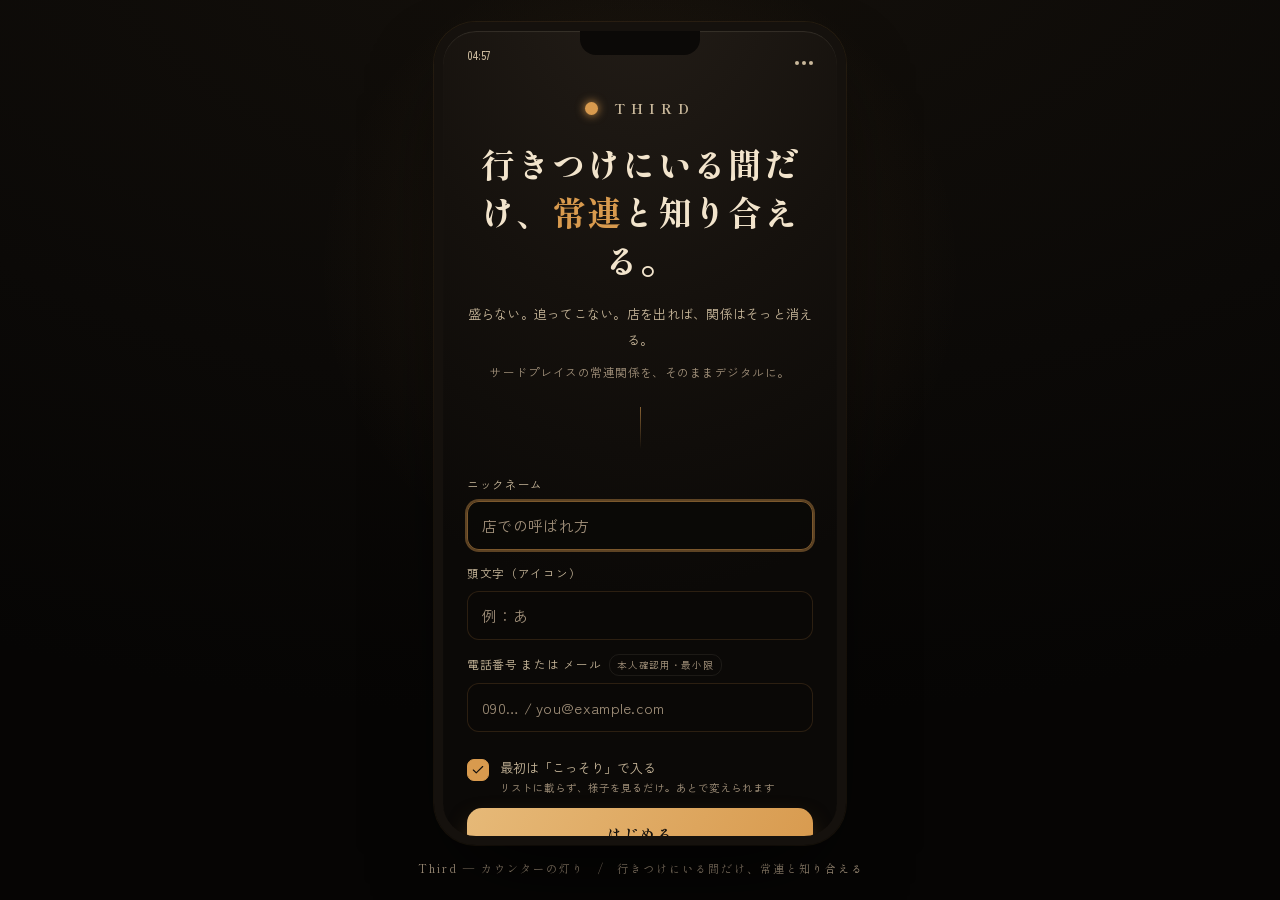
<file: index.html>
<!DOCTYPE html>
<html lang="ja">
<head>
  <meta charset="UTF-8">
  <meta name="viewport" content="width=device-width, initial-scale=1.0, viewport-fit=cover">
  <title>Third — 行きつけにいる間だけ、常連と知り合える</title>
  <meta name="description" content="行きつけのバーにいる間だけ、同じ店に通い続けた常連同士が、ゆるい合図で知り合えるSNS。店を出れば関係はそっと消える。">
  <meta name="robots" content="noindex, nofollow">
  <meta name="theme-color" content="#0B0907">
  <meta name="color-scheme" content="dark">
  <meta name="apple-mobile-web-app-capable" content="yes">
  <meta name="apple-mobile-web-app-status-bar-style" content="black-translucent">
  <meta name="apple-mobile-web-app-title" content="Third">
  <link rel="manifest" href="manifest.webmanifest">

  <!-- Fonts -->
  <link rel="preconnect" href="https://fonts.googleapis.com">
  <link rel="preconnect" href="https://fonts.gstatic.com" crossorigin>
  <link href="https://fonts.googleapis.com/css2?family=Shippori+Mincho:wght@500;600;700;800&family=Zen+Kaku+Gothic+New:wght@400;500;700&display=swap" rel="stylesheet">

  <!-- Styles -->
  <link rel="stylesheet" href="css/tokens.css">
  <link rel="stylesheet" href="css/app.css">
  <link rel="stylesheet" href="css/screens.css">
</head>
<body>
  <!-- The whole app (device frame + screens + overlays) renders into #app -->
  <main id="app" class="frame"></main>

  <!-- Scripts (classic, no build step — works on file:// and on a server) -->
  <script src="js/data.js"></script>
  <script src="js/state.js"></script>
  <script src="js/icons.js"></script>
  <script src="js/ui.js"></script>
  <script src="js/screens.js"></script>
  <script src="js/app.js"></script>
</body>
</html>
</file>
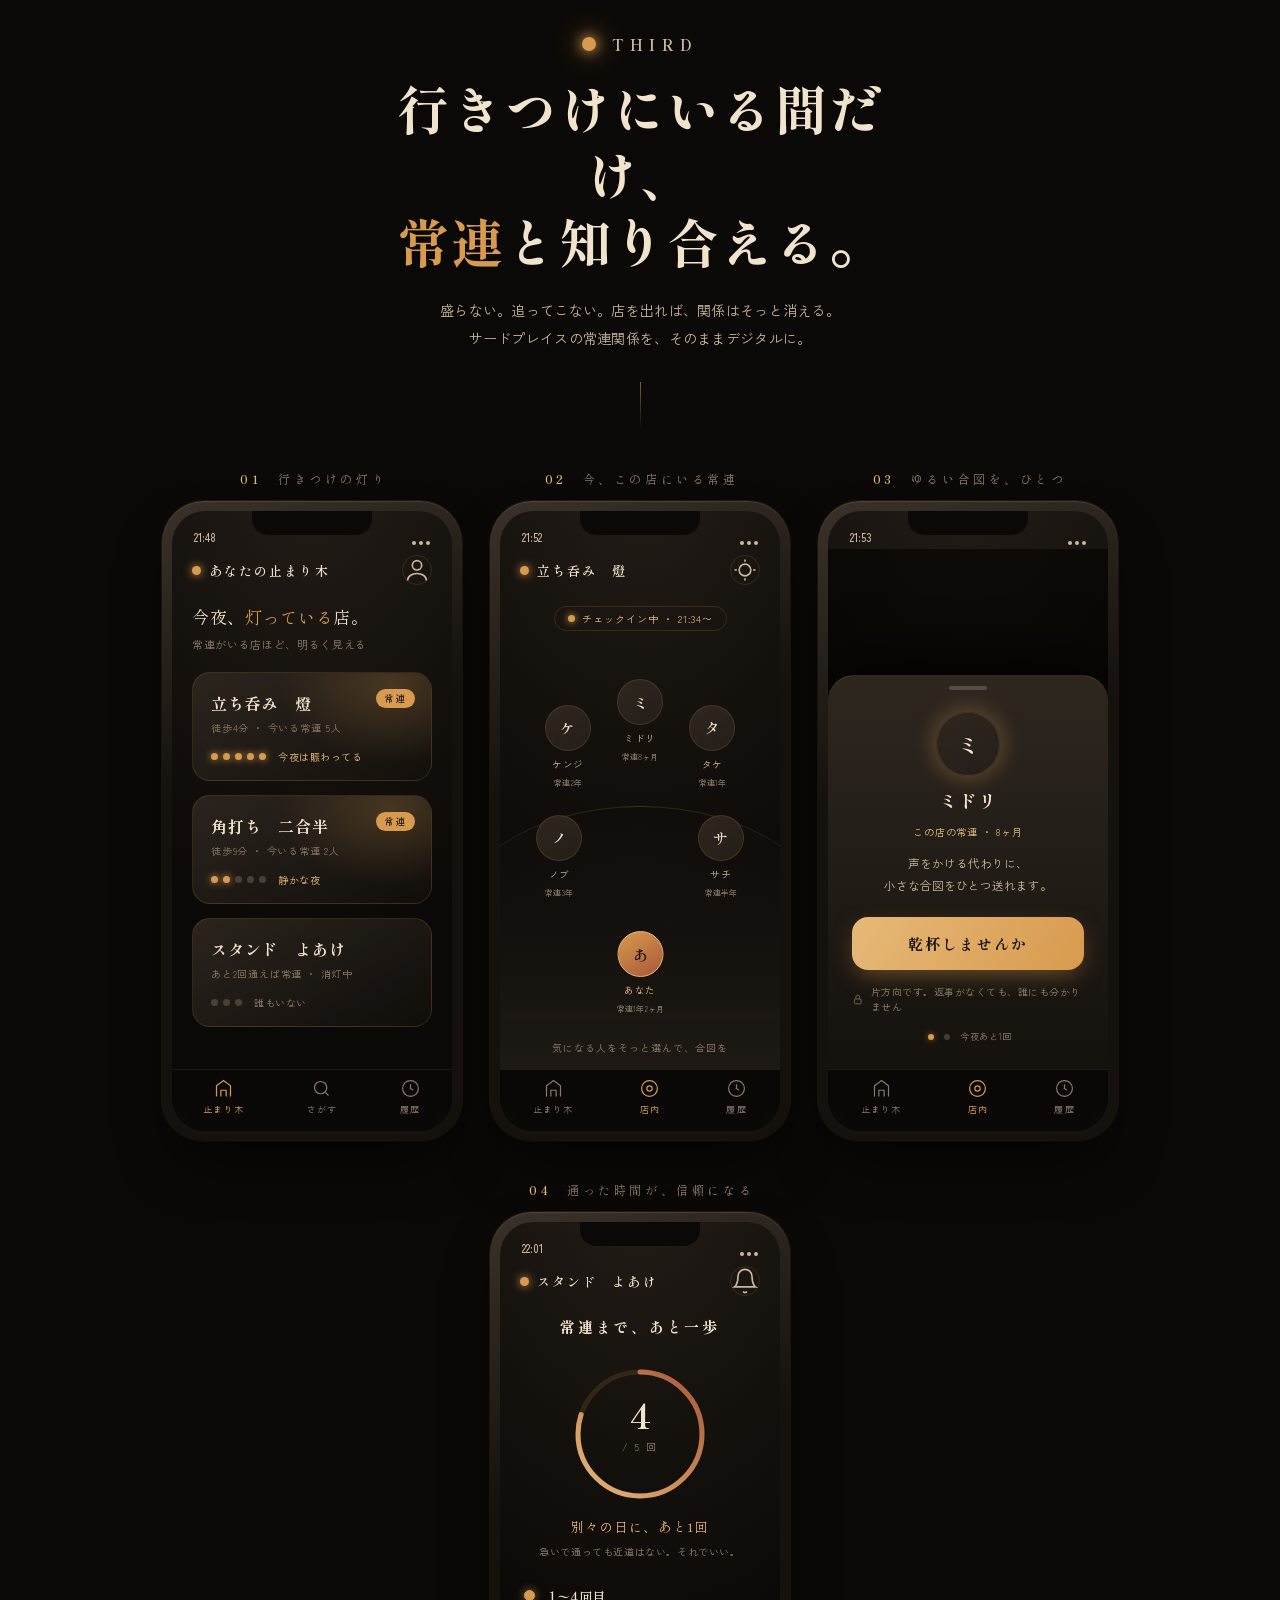
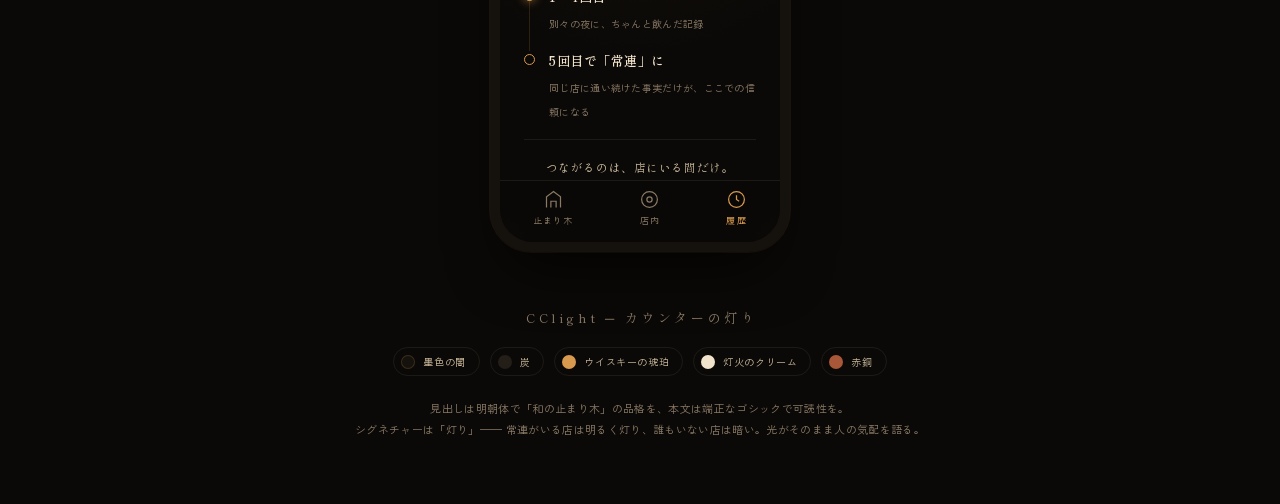
<file: docs/Third_デザイン.html>
<!DOCTYPE html>
<html lang="ja">
<head>
<meta charset="UTF-8">
<meta name="viewport" content="width=device-width, initial-scale=1.0">
<title>Third — 行きつけだけのSNS</title>
<link rel="preconnect" href="https://fonts.googleapis.com">
<link rel="preconnect" href="https://fonts.gstatic.com" crossorigin>
<link href="https://fonts.googleapis.com/css2?family=Shippori+Mincho:wght@500;600;700;800&family=Zen+Kaku+Gothic+New:wght@400;500;700&display=swap" rel="stylesheet">
<style>
  :root{
    --ink:#15110D;       /* 墨色の闇 */
    --char:#241E18;      /* 炭 */
    --char-2:#2E2720;    /* 一段明るい炭 */
    --amber:#D89A4E;     /* ウイスキーの琥珀 */
    --amber-soft:#E6B978;
    --cream:#F2E4CC;     /* 灯火のクリーム */
    --cream-dim:#C9B89B; /* くすんだクリーム */
    --copper:#A85838;    /* 赤銅 */
    --muted:#8A7A66;     /* 沈んだ褐色グレー */
    --line:rgba(216,154,78,.16);
    --line-soft:rgba(242,228,204,.08);
    --mincho:'Shippori Mincho',serif;
    --gothic:'Zen Kaku Gothic New',sans-serif;
  }
  *{margin:0;padding:0;box-sizing:border-box;-webkit-tap-highlight-color:transparent;}
  html,body{background:#0B0907;color:var(--cream);font-family:var(--gothic);-webkit-font-smoothing:antialiased;}
  body{min-height:100vh;display:flex;flex-direction:column;align-items:center;padding:32px 16px 64px;}

  /* ===== イントロ見出し ===== */
  .intro{text-align:center;max-width:560px;margin-bottom:40px;}
  .intro .mark{display:inline-flex;align-items:center;gap:10px;margin-bottom:20px;}
  .intro .lantern{width:14px;height:14px;border-radius:50%;background:var(--amber);
    box-shadow:0 0 12px 2px rgba(216,154,78,.7),0 0 28px 6px rgba(216,154,78,.3);
    animation:flicker 4s ease-in-out infinite;}
  .intro .mark span{font-family:var(--mincho);font-weight:700;font-size:15px;letter-spacing:.42em;
    color:var(--cream-dim);text-indent:.42em;}
  .intro h1{font-family:var(--mincho);font-weight:800;font-size:clamp(34px,9vw,52px);line-height:1.28;
    color:var(--cream);letter-spacing:.04em;}
  .intro h1 em{font-style:normal;color:var(--amber);position:relative;}
  .intro p{margin-top:22px;font-size:14px;line-height:2;color:var(--cream-dim);font-weight:400;letter-spacing:.02em;}
  .intro .rule{width:1px;height:48px;margin:30px auto 0;
    background:linear-gradient(var(--amber),transparent);opacity:.6;}

  @keyframes flicker{0%,100%{opacity:1;}48%{opacity:.92;}50%{opacity:.7;}52%{opacity:.95;}}

  /* ===== 端末フレーム並び ===== */
  .deck{display:flex;flex-wrap:wrap;gap:40px 28px;justify-content:center;align-items:flex-start;max-width:1180px;}
  .frame-wrap{display:flex;flex-direction:column;align-items:center;gap:14px;}
  .frame-label{font-family:var(--mincho);font-size:12px;letter-spacing:.3em;color:var(--muted);text-indent:.3em;}
  .frame-label b{color:var(--amber-soft);font-weight:600;}

  .phone{width:300px;height:640px;border-radius:42px;padding:10px;
    background:linear-gradient(160deg,#3a322a,#15110D 40%);
    box-shadow:0 30px 60px -20px rgba(0,0,0,.8),0 0 0 1px rgba(216,154,78,.1),
      inset 0 1px 1px rgba(242,228,204,.12);}
  .screen{position:relative;width:100%;height:100%;border-radius:33px;overflow:hidden;
    background:radial-gradient(120% 80% at 50% -10%,#241E18 0%,#15110D 55%,#0B0907 100%);
    display:flex;flex-direction:column;}
  .notch{position:absolute;top:0;left:50%;transform:translateX(-50%);width:120px;height:24px;
    background:#0B0907;border-radius:0 0 16px 16px;z-index:40;}

  /* ===== 共通バー ===== */
  .statusbar{height:38px;display:flex;align-items:flex-end;justify-content:space-between;
    padding:0 22px 4px;font-size:11px;color:var(--cream-dim);font-weight:500;flex-shrink:0;z-index:20;}
  .statusbar .dots{display:flex;gap:3px;align-items:center;}
  .statusbar .dots i{width:4px;height:4px;border-radius:50%;background:var(--cream-dim);}

  .topbar{display:flex;align-items:center;justify-content:space-between;padding:6px 20px 14px;flex-shrink:0;}
  .topbar .here{display:flex;align-items:center;gap:8px;font-family:var(--mincho);font-weight:600;
    font-size:13px;letter-spacing:.16em;color:var(--cream);}
  .topbar .here .lantern{width:9px;height:9px;border-radius:50%;background:var(--amber);
    box-shadow:0 0 8px 1px rgba(216,154,78,.7);animation:flicker 4s ease-in-out infinite;}
  .topbar .ic{width:30px;height:30px;border-radius:50%;border:1px solid var(--line);
    display:flex;align-items:center;justify-content:center;color:var(--cream-dim);}

  .body{flex:1;overflow:hidden;position:relative;}

  /* 下部ナビ */
  .tabbar{flex-shrink:0;height:62px;border-top:1px solid var(--line-soft);
    display:flex;align-items:center;justify-content:space-around;padding-bottom:8px;
    background:rgba(11,9,7,.6);backdrop-filter:blur(8px);}
  .tab{display:flex;flex-direction:column;align-items:center;gap:4px;font-size:9px;letter-spacing:.12em;
    color:var(--muted);}
  .tab svg{width:21px;height:21px;}
  .tab.on{color:var(--amber);}

  svg{display:block;}

  /* ====================================================== */
  /* 画面1: ホーム（行きつけの灯り）                          */
  /* ====================================================== */
  .home-scroll{padding:4px 20px 16px;height:100%;overflow:hidden;}
  .home-lead{font-family:var(--mincho);font-size:17px;line-height:1.7;color:var(--cream);
    letter-spacing:.04em;margin-bottom:4px;}
  .home-lead em{font-style:normal;color:var(--amber);}
  .home-sub{font-size:11px;color:var(--muted);letter-spacing:.06em;margin-bottom:20px;}

  .haunt{position:relative;border-radius:18px;padding:18px 18px 16px;margin-bottom:14px;overflow:hidden;
    border:1px solid var(--line);background:linear-gradient(150deg,rgba(46,39,32,.9),rgba(21,17,13,.6));}
  .haunt.lit::before{content:"";position:absolute;inset:0;
    background:radial-gradient(80% 120% at 84% 12%,rgba(216,154,78,.22),transparent 60%);}
  .haunt .row1{display:flex;align-items:flex-start;justify-content:space-between;position:relative;z-index:2;}
  .haunt h3{font-family:var(--mincho);font-weight:700;font-size:16px;letter-spacing:.05em;color:var(--cream);}
  .haunt .meta{font-size:10px;color:var(--muted);margin-top:5px;letter-spacing:.08em;}
  .lamp-row{display:flex;align-items:center;gap:5px;margin-top:14px;position:relative;z-index:2;}
  .lamp{width:7px;height:7px;border-radius:50%;background:var(--amber);
    box-shadow:0 0 7px 1px rgba(216,154,78,.6);}
  .lamp.off{background:rgba(138,122,102,.4);box-shadow:none;}
  .lamp-cap{margin-left:7px;font-size:10px;color:var(--amber-soft);letter-spacing:.05em;}
  .lamp-cap.dim{color:var(--muted);}
  .haunt .badge{position:absolute;top:16px;right:16px;z-index:3;font-size:9px;letter-spacing:.14em;
    font-family:var(--mincho);font-weight:600;color:var(--ink);background:var(--amber);
    padding:3px 9px;border-radius:20px;}

  /* ====================================================== */
  /* 画面2: 店内（今いる常連）                                */
  /* ====================================================== */
  .inn{height:100%;display:flex;flex-direction:column;}
  .inn-hd{padding:0 22px 14px;text-align:center;}
  .inn-hd .nm{font-family:var(--mincho);font-weight:700;font-size:19px;letter-spacing:.1em;color:var(--cream);}
  .inn-hd .st{margin-top:7px;display:inline-flex;align-items:center;gap:7px;font-size:10px;letter-spacing:.1em;
    color:var(--amber-soft);border:1px solid var(--line);border-radius:20px;padding:4px 13px;}
  .inn-hd .st .lantern{width:7px;height:7px;border-radius:50%;background:var(--amber);
    box-shadow:0 0 7px 1px rgba(216,154,78,.7);animation:flicker 4s ease-in-out infinite;}
  .inn-stage{flex:1;position:relative;overflow:hidden;}
  /* カウンターの円弧 */
  .counter-cap{position:absolute;bottom:0;left:50%;transform:translateX(-50%);
    width:140%;height:62%;border-radius:50% 50% 0 0;
    background:linear-gradient(180deg,rgba(46,39,32,.0),rgba(46,39,32,.55));
    border-top:1px solid var(--line);}
  .seat{position:absolute;display:flex;flex-direction:column;align-items:center;gap:6px;}
  .seat .av{width:46px;height:46px;border-radius:50%;display:flex;align-items:center;justify-content:center;
    font-family:var(--mincho);font-weight:600;font-size:15px;color:var(--cream);
    background:linear-gradient(150deg,var(--char-2),var(--char));border:1px solid var(--line);position:relative;}
  .seat .av .glow{position:absolute;inset:-3px;border-radius:50%;
    box-shadow:0 0 14px 3px rgba(216,154,78,.45);opacity:0;animation:breathe 5s ease-in-out infinite;}
  .seat.me .av{background:linear-gradient(150deg,var(--amber),var(--copper));color:var(--ink);
    border-color:var(--amber-soft);}
  .seat .nm{font-size:9.5px;color:var(--cream-dim);letter-spacing:.06em;}
  .seat .yrs{font-size:8px;color:var(--muted);}
  @keyframes breathe{0%,100%{opacity:.25;}50%{opacity:.8;}}

  .hint{position:absolute;left:0;right:0;bottom:14px;text-align:center;font-size:10px;
    color:var(--muted);letter-spacing:.1em;}

  /* ====================================================== */
  /* 画面3: ゆるい合図モーダル                                 */
  /* ====================================================== */
  .sheet-screen{position:relative;}
  .dim-bg{position:absolute;inset:0;background:rgba(5,4,3,.66);}
  .sheet{position:absolute;left:0;right:0;bottom:0;border-radius:26px 26px 0 0;
    background:linear-gradient(180deg,#2E2720,#15110D);border-top:1px solid var(--line);
    padding:10px 24px 26px;box-shadow:0 -20px 50px rgba(0,0,0,.6);}
  .sheet .grip{width:38px;height:4px;border-radius:4px;background:rgba(242,228,204,.2);margin:0 auto 22px;}
  .sheet .who{display:flex;flex-direction:column;align-items:center;gap:11px;margin-bottom:8px;}
  .sheet .who .av{width:64px;height:64px;border-radius:50%;display:flex;align-items:center;justify-content:center;
    font-family:var(--mincho);font-weight:600;font-size:22px;color:var(--cream);
    background:linear-gradient(150deg,var(--char-2),var(--char));border:1px solid var(--line);
    box-shadow:0 0 20px 4px rgba(216,154,78,.3);}
  .sheet .who .nm{font-family:var(--mincho);font-weight:700;font-size:18px;letter-spacing:.08em;}
  .sheet .who .tag{font-size:10px;color:var(--amber-soft);letter-spacing:.08em;}
  .sheet .lead{text-align:center;font-size:11.5px;color:var(--cream-dim);line-height:1.9;margin:14px 0 20px;}
  .signal-btn{width:100%;padding:16px;border-radius:16px;border:none;cursor:pointer;
    font-family:var(--mincho);font-weight:700;font-size:15px;letter-spacing:.14em;color:var(--ink);
    background:linear-gradient(120deg,var(--amber-soft),var(--amber));
    box-shadow:0 8px 24px -6px rgba(216,154,78,.5);}
  .signal-note{display:flex;align-items:center;justify-content:center;gap:7px;margin-top:14px;
    font-size:10px;color:var(--muted);letter-spacing:.05em;}
  .signal-note svg{width:13px;height:13px;}
  .signal-quota{display:flex;align-items:center;justify-content:center;gap:6px;margin-top:16px;}
  .signal-quota .q{width:6px;height:6px;border-radius:50%;background:var(--amber);
    box-shadow:0 0 6px rgba(216,154,78,.6);}
  .signal-quota .q.spent{background:rgba(138,122,102,.4);box-shadow:none;}
  .signal-quota span{font-size:9px;color:var(--muted);letter-spacing:.08em;margin-left:4px;}

  /* ====================================================== */
  /* 画面4: 常連バッジ／その場限りの思想                       */
  /* ====================================================== */
  .creed{padding:6px 24px;height:100%;display:flex;flex-direction:column;}
  .creed .ttl{font-family:var(--mincho);font-weight:700;font-size:15px;letter-spacing:.18em;
    color:var(--cream);text-align:center;margin-bottom:22px;}
  .ring-wrap{display:flex;flex-direction:column;align-items:center;gap:8px;margin-bottom:6px;}
  .ring-cap{font-family:var(--mincho);font-size:13px;color:var(--amber-soft);letter-spacing:.12em;}
  .ring-sub{font-size:10px;color:var(--muted);letter-spacing:.06em;}

  .timeline{margin-top:22px;display:flex;flex-direction:column;gap:0;}
  .tl{display:flex;gap:14px;}
  .tl .dotcol{display:flex;flex-direction:column;align-items:center;}
  .tl .d{width:11px;height:11px;border-radius:50%;border:1px solid var(--amber);flex-shrink:0;margin-top:3px;}
  .tl .d.fill{background:var(--amber);box-shadow:0 0 8px 1px rgba(216,154,78,.5);}
  .tl .ln{width:1px;flex:1;background:var(--line);min-height:26px;}
  .tl .tx{padding-bottom:18px;}
  .tl .tx b{display:block;font-family:var(--mincho);font-weight:600;font-size:13px;color:var(--cream);
    letter-spacing:.04em;margin-bottom:3px;}
  .tl .tx span{font-size:10px;color:var(--muted);line-height:1.7;letter-spacing:.03em;}

  .creed-foot{margin-top:auto;border-top:1px solid var(--line-soft);padding-top:16px;text-align:center;}
  .creed-foot p{font-family:var(--mincho);font-size:11.5px;line-height:2;color:var(--cream-dim);letter-spacing:.05em;}
  .creed-foot p em{font-style:normal;color:var(--amber);}

  /* 注釈フッタ */
  .legend{max-width:760px;margin:56px auto 0;text-align:center;}
  .legend .l-ttl{font-family:var(--mincho);font-size:13px;letter-spacing:.28em;color:var(--muted);
    margin-bottom:20px;text-indent:.28em;}
  .swatches{display:flex;flex-wrap:wrap;gap:10px;justify-content:center;margin-bottom:22px;}
  .sw{display:flex;align-items:center;gap:8px;font-size:10px;color:var(--cream-dim);letter-spacing:.06em;
    border:1px solid var(--line-soft);border-radius:20px;padding:6px 13px 6px 7px;}
  .sw i{width:14px;height:14px;border-radius:50%;display:block;}
  .legend .note{font-size:11px;line-height:1.9;color:var(--muted);letter-spacing:.03em;}

  @media(max-width:680px){
    .phone{width:280px;height:600px;}
  }
</style>
</head>
<body>

  <div class="intro">
    <div class="mark"><span class="lantern"></span><span>THIRD</span></div>
    <h1>行きつけにいる間だけ、<br><em>常連</em>と知り合える。</h1>
    <p>盛らない。追ってこない。店を出れば、関係はそっと消える。<br>サードプレイスの常連関係を、そのままデジタルに。</p>
    <div class="rule"></div>
  </div>

  <div class="deck">

    <!-- ============ 画面1: ホーム ============ -->
    <div class="frame-wrap">
      <div class="frame-label"><b>01</b>　行きつけの灯り</div>
      <div class="phone"><div class="screen">
        <div class="notch"></div>
        <div class="statusbar"><span>21:48</span><span class="dots"><i></i><i></i><i></i></span></div>
        <div class="topbar">
          <div class="here"><span class="lantern"></span>あなたの止まり木</div>
          <div class="ic">
            <svg viewBox="0 0 24 24" fill="none" stroke="currentColor" stroke-width="1.4"><circle cx="12" cy="8" r="4"/><path d="M4 21c0-4 4-6 8-6s8 2 8 6"/></svg>
          </div>
        </div>
        <div class="body"><div class="home-scroll">
          <div class="home-lead">今夜、<em>灯っている</em>店。</div>
          <div class="home-sub">常連がいる店ほど、明るく見える</div>

          <div class="haunt lit">
            <span class="badge">常連</span>
            <div class="row1"><div>
              <h3>立ち呑み　燈</h3>
              <div class="meta">徒歩4分 ・ 今いる常連 5人</div>
            </div></div>
            <div class="lamp-row">
              <span class="lamp"></span><span class="lamp"></span><span class="lamp"></span>
              <span class="lamp"></span><span class="lamp"></span>
              <span class="lamp-cap">今夜は賑わってる</span>
            </div>
          </div>

          <div class="haunt lit">
            <span class="badge">常連</span>
            <div class="row1"><div>
              <h3>角打ち　二合半</h3>
              <div class="meta">徒歩9分 ・ 今いる常連 2人</div>
            </div></div>
            <div class="lamp-row">
              <span class="lamp"></span><span class="lamp"></span>
              <span class="lamp off"></span><span class="lamp off"></span><span class="lamp off"></span>
              <span class="lamp-cap">静かな夜</span>
            </div>
          </div>

          <div class="haunt">
            <div class="row1"><div>
              <h3>スタンド　よあけ</h3>
              <div class="meta">あと2回通えば常連 ・ 消灯中</div>
            </div></div>
            <div class="lamp-row">
              <span class="lamp off"></span><span class="lamp off"></span><span class="lamp off"></span>
              <span class="lamp-cap dim">誰もいない</span>
            </div>
          </div>
        </div></div>
        <div class="tabbar">
          <div class="tab on">
            <svg viewBox="0 0 24 24" fill="none" stroke="currentColor" stroke-width="1.4"><path d="M4 21V9l8-6 8 6v12"/><path d="M9 21v-7h6v7"/></svg>止まり木</div>
          <div class="tab">
            <svg viewBox="0 0 24 24" fill="none" stroke="currentColor" stroke-width="1.4"><circle cx="11" cy="11" r="7"/><path d="m20 20-3.5-3.5"/></svg>さがす</div>
          <div class="tab">
            <svg viewBox="0 0 24 24" fill="none" stroke="currentColor" stroke-width="1.4"><circle cx="12" cy="12" r="9"/><path d="M12 7v5l3 2"/></svg>履歴</div>
        </div>
      </div></div>
    </div>

    <!-- ============ 画面2: 店内 ============ -->
    <div class="frame-wrap">
      <div class="frame-label"><b>02</b>　今、この店にいる常連</div>
      <div class="phone"><div class="screen">
        <div class="notch"></div>
        <div class="statusbar"><span>21:52</span><span class="dots"><i></i><i></i><i></i></span></div>
        <div class="topbar">
          <div class="here"><span class="lantern"></span>立ち呑み　燈</div>
          <div class="ic">
            <svg viewBox="0 0 24 24" fill="none" stroke="currentColor" stroke-width="1.4"><path d="M12 3v2M12 19v2M3 12h2M19 12h2"/><circle cx="12" cy="12" r="5"/></svg>
          </div>
        </div>
        <div class="body"><div class="inn">
          <div class="inn-hd">
            <div class="st"><span class="lantern"></span>チェックイン中 ・ 21:34〜</div>
          </div>
          <div class="inn-stage">
            <div class="counter-cap"></div>
            <!-- 常連たち -->
            <div class="seat" style="top:14%;left:16%;">
              <div class="av">ケ<span class="glow" style="animation-delay:.2s"></span></div>
              <div class="nm">ケンジ</div><div class="yrs">常連2年</div>
            </div>
            <div class="seat" style="top:8%;left:50%;transform:translateX(-50%);">
              <div class="av">ミ<span class="glow" style="animation-delay:1.1s"></span></div>
              <div class="nm">ミドリ</div><div class="yrs">常連8ヶ月</div>
            </div>
            <div class="seat" style="top:14%;right:16%;">
              <div class="av">タ<span class="glow" style="animation-delay:2s"></span></div>
              <div class="nm">タケ</div><div class="yrs">常連1年</div>
            </div>
            <div class="seat" style="top:40%;left:13%;">
              <div class="av">ノ<span class="glow" style="animation-delay:.7s"></span></div>
              <div class="nm">ノブ</div><div class="yrs">常連3年</div>
            </div>
            <div class="seat" style="top:40%;right:13%;">
              <div class="av">サ<span class="glow" style="animation-delay:1.6s"></span></div>
              <div class="nm">サチ</div><div class="yrs">常連半年</div>
            </div>
            <!-- 自分 -->
            <div class="seat me" style="bottom:13%;left:50%;transform:translateX(-50%);">
              <div class="av">あ</div>
              <div class="nm" style="color:var(--amber-soft)">あなた</div><div class="yrs">常連1年2ヶ月</div>
            </div>
            <div class="hint">気になる人をそっと選んで、合図を</div>
          </div>
        </div></div>
        <div class="tabbar">
          <div class="tab">
            <svg viewBox="0 0 24 24" fill="none" stroke="currentColor" stroke-width="1.4"><path d="M4 21V9l8-6 8 6v12"/><path d="M9 21v-7h6v7"/></svg>止まり木</div>
          <div class="tab on">
            <svg viewBox="0 0 24 24" fill="none" stroke="currentColor" stroke-width="1.4"><circle cx="12" cy="12" r="9"/><circle cx="12" cy="12" r="3"/></svg>店内</div>
          <div class="tab">
            <svg viewBox="0 0 24 24" fill="none" stroke="currentColor" stroke-width="1.4"><circle cx="12" cy="12" r="9"/><path d="M12 7v5l3 2"/></svg>履歴</div>
        </div>
      </div></div>
    </div>

    <!-- ============ 画面3: 合図モーダル ============ -->
    <div class="frame-wrap">
      <div class="frame-label"><b>03</b>　ゆるい合図を、ひとつ</div>
      <div class="phone"><div class="screen sheet-screen">
        <div class="notch"></div>
        <div class="statusbar" style="z-index:5"><span>21:53</span><span class="dots"><i></i><i></i><i></i></span></div>
        <div class="body" style="position:relative">
          <div class="dim-bg"></div>
          <div class="sheet">
            <div class="grip"></div>
            <div class="who">
              <div class="av">ミ</div>
              <div class="nm">ミドリ</div>
              <div class="tag">この店の常連 ・ 8ヶ月</div>
            </div>
            <div class="lead">声をかける代わりに、<br>小さな合図をひとつ送れます。</div>
            <button class="signal-btn">乾杯しませんか</button>
            <div class="signal-note">
              <svg viewBox="0 0 24 24" fill="none" stroke="currentColor" stroke-width="1.5"><rect x="5" y="11" width="14" height="10" rx="2"/><path d="M8 11V7a4 4 0 0 1 8 0v4"/></svg>
              片方向です。返事がなくても、誰にも分かりません
            </div>
            <div class="signal-quota">
              <span class="q"></span><span class="q spent"></span>
              <span>今夜あと1回</span>
            </div>
          </div>
        </div>
        <div class="tabbar" style="z-index:5">
          <div class="tab">
            <svg viewBox="0 0 24 24" fill="none" stroke="currentColor" stroke-width="1.4"><path d="M4 21V9l8-6 8 6v12"/><path d="M9 21v-7h6v7"/></svg>止まり木</div>
          <div class="tab on">
            <svg viewBox="0 0 24 24" fill="none" stroke="currentColor" stroke-width="1.4"><circle cx="12" cy="12" r="9"/><circle cx="12" cy="12" r="3"/></svg>店内</div>
          <div class="tab">
            <svg viewBox="0 0 24 24" fill="none" stroke="currentColor" stroke-width="1.4"><circle cx="12" cy="12" r="9"/><path d="M12 7v5l3 2"/></svg>履歴</div>
        </div>
      </div></div>
    </div>

    <!-- ============ 画面4: 常連の証＋思想 ============ -->
    <div class="frame-wrap">
      <div class="frame-label"><b>04</b>　通った時間が、信頼になる</div>
      <div class="phone"><div class="screen">
        <div class="notch"></div>
        <div class="statusbar"><span>22:01</span><span class="dots"><i></i><i></i><i></i></span></div>
        <div class="topbar">
          <div class="here"><span class="lantern"></span>スタンド　よあけ</div>
          <div class="ic">
            <svg viewBox="0 0 24 24" fill="none" stroke="currentColor" stroke-width="1.4"><path d="M18 8A6 6 0 1 0 6 8c0 7-3 9-3 9h18s-3-2-3-9"/><path d="M13.7 21a2 2 0 0 1-3.4 0"/></svg>
          </div>
        </div>
        <div class="body"><div class="creed">
          <div class="ttl">常連まで、あと一歩</div>
          <div class="ring-wrap">
            <svg width="150" height="150" viewBox="0 0 150 150">
              <circle cx="75" cy="75" r="62" fill="none" stroke="rgba(216,154,78,.14)" stroke-width="5"/>
              <circle cx="75" cy="75" r="62" fill="none" stroke="url(#g)" stroke-width="5"
                stroke-linecap="round" stroke-dasharray="389.5" stroke-dashoffset="78"
                transform="rotate(-90 75 75)"/>
              <defs><linearGradient id="g" x1="0" y1="0" x2="1" y2="1">
                <stop offset="0" stop-color="#E6B978"/><stop offset="1" stop-color="#A85838"/>
              </linearGradient></defs>
              <text x="75" y="70" text-anchor="middle" fill="#F2E4CC" font-family="'Shippori Mincho',serif" font-weight="700" font-size="34">4</text>
              <text x="75" y="92" text-anchor="middle" fill="#8A7A66" font-size="10" letter-spacing="2">/ 5 回</text>
            </svg>
            <div class="ring-cap">別々の日に、あと1回</div>
            <div class="ring-sub">急いで通っても近道はない。それでいい。</div>
          </div>

          <div class="timeline">
            <div class="tl"><div class="dotcol"><span class="d fill"></span><span class="ln"></span></div>
              <div class="tx"><b>1〜4回目</b><span>別々の夜に、ちゃんと飲んだ記録</span></div></div>
            <div class="tl"><div class="dotcol"><span class="d"></span></div>
              <div class="tx"><b>5回目で「常連」に</b><span>同じ店に通い続けた事実だけが、ここでの信頼になる</span></div></div>
          </div>

          <div class="creed-foot">
            <p>つながるのは、店にいる間だけ。<br><em>店を出れば、また今度ね。</em></p>
          </div>
        </div></div>
        <div class="tabbar">
          <div class="tab">
            <svg viewBox="0 0 24 24" fill="none" stroke="currentColor" stroke-width="1.4"><path d="M4 21V9l8-6 8 6v12"/><path d="M9 21v-7h6v7"/></svg>止まり木</div>
          <div class="tab">
            <svg viewBox="0 0 24 24" fill="none" stroke="currentColor" stroke-width="1.4"><circle cx="12" cy="12" r="9"/><circle cx="12" cy="12" r="3"/></svg>店内</div>
          <div class="tab on">
            <svg viewBox="0 0 24 24" fill="none" stroke="currentColor" stroke-width="1.4"><circle cx="12" cy="12" r="9"/><path d="M12 7v5l3 2"/></svg>履歴</div>
        </div>
      </div></div>
    </div>

  </div>

  <div class="legend">
    <div class="l-ttl">CClight ─ カウンターの灯り</div>
    <div class="swatches">
      <div class="sw"><i style="background:#15110D;border:1px solid rgba(216,154,78,.2)"></i>墨色の闇</div>
      <div class="sw"><i style="background:#241E18"></i>炭</div>
      <div class="sw"><i style="background:#D89A4E"></i>ウイスキーの琥珀</div>
      <div class="sw"><i style="background:#F2E4CC"></i>灯火のクリーム</div>
      <div class="sw"><i style="background:#A85838"></i>赤銅</div>
    </div>
    <div class="note">見出しは明朝体で「和の止まり木」の品格を、本文は端正なゴシックで可読性を。<br>
    シグネチャーは「灯り」── 常連がいる店は明るく灯り、誰もいない店は暗い。光がそのまま人の気配を語る。</div>
  </div>

</body>
</html>
</file>
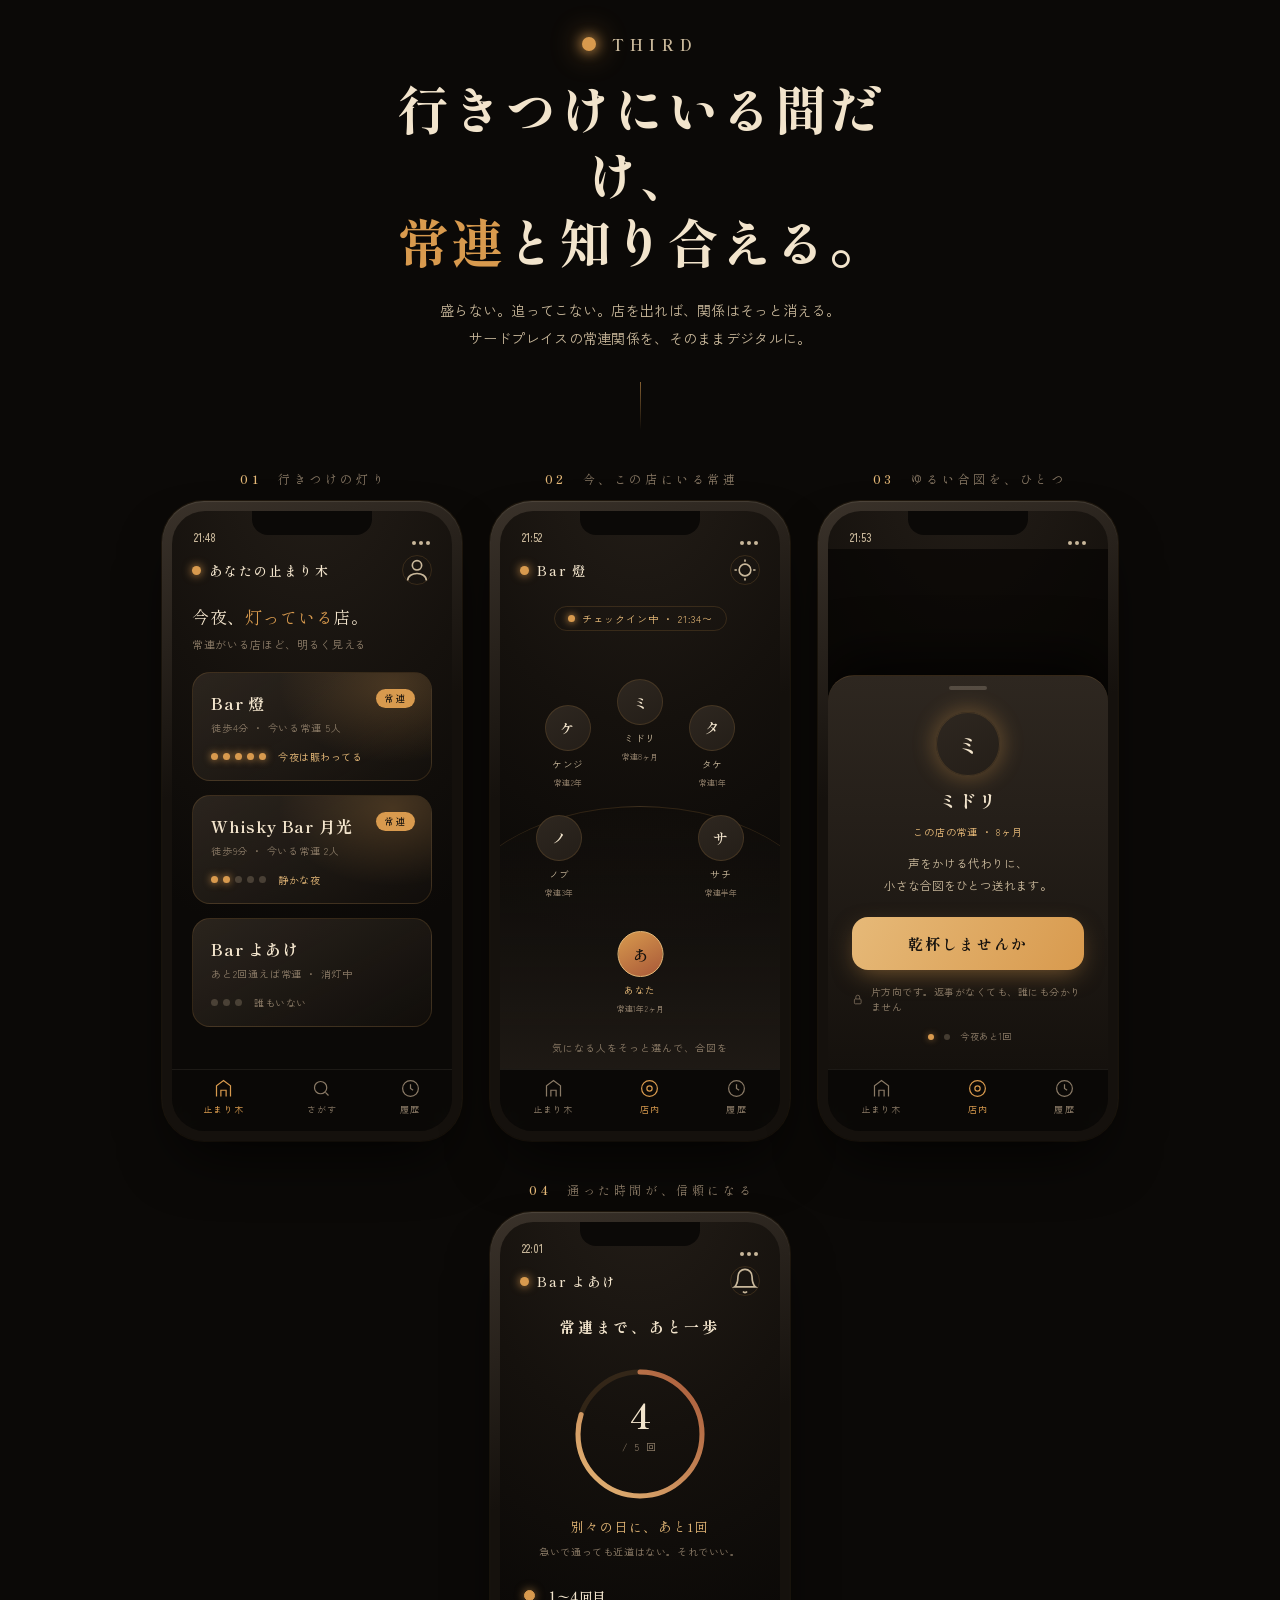
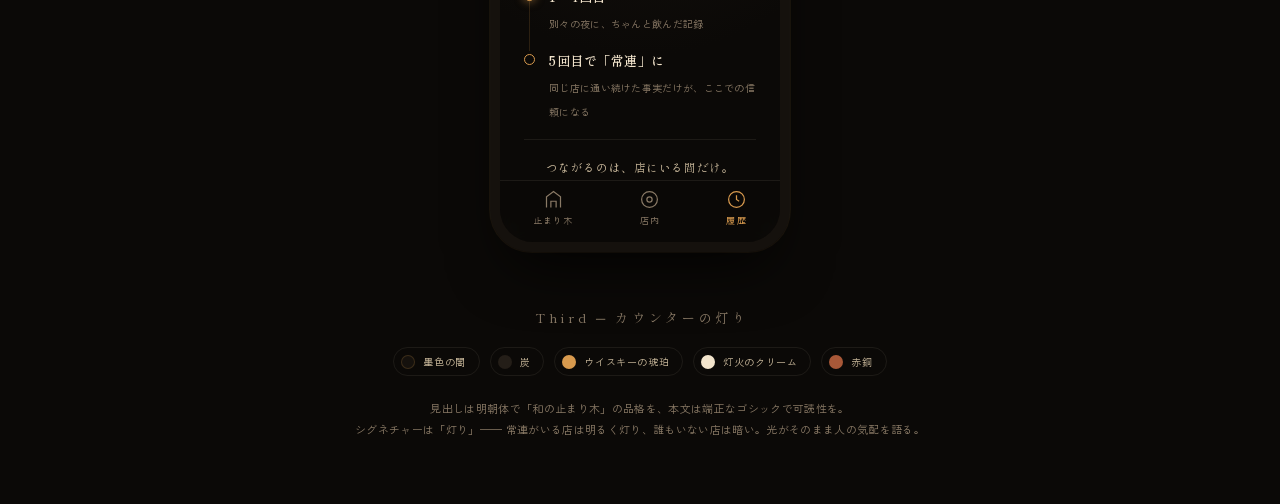
<file: docs/Third_デザイン_bar.html>
<!DOCTYPE html>
<html lang="ja">
<head>
<meta charset="UTF-8">
<meta name="viewport" content="width=device-width, initial-scale=1.0">
<title>Third — 行きつけだけのSNS</title>
<link rel="preconnect" href="https://fonts.googleapis.com">
<link rel="preconnect" href="https://fonts.gstatic.com" crossorigin>
<link href="https://fonts.googleapis.com/css2?family=Shippori+Mincho:wght@500;600;700;800&family=Zen+Kaku+Gothic+New:wght@400;500;700&display=swap" rel="stylesheet">
<style>
  :root{
    --ink:#15110D;       /* 墨色の闇 */
    --char:#241E18;      /* 炭 */
    --char-2:#2E2720;    /* 一段明るい炭 */
    --amber:#D89A4E;     /* ウイスキーの琥珀 */
    --amber-soft:#E6B978;
    --cream:#F2E4CC;     /* 灯火のクリーム */
    --cream-dim:#C9B89B; /* くすんだクリーム */
    --copper:#A85838;    /* 赤銅 */
    --muted:#8A7A66;     /* 沈んだ褐色グレー */
    --line:rgba(216,154,78,.16);
    --line-soft:rgba(242,228,204,.08);
    --mincho:'Shippori Mincho',serif;
    --gothic:'Zen Kaku Gothic New',sans-serif;
  }
  *{margin:0;padding:0;box-sizing:border-box;-webkit-tap-highlight-color:transparent;}
  html,body{background:#0B0907;color:var(--cream);font-family:var(--gothic);-webkit-font-smoothing:antialiased;}
  body{min-height:100vh;display:flex;flex-direction:column;align-items:center;padding:32px 16px 64px;}

  /* ===== イントロ見出し ===== */
  .intro{text-align:center;max-width:560px;margin-bottom:40px;}
  .intro .mark{display:inline-flex;align-items:center;gap:10px;margin-bottom:20px;}
  .intro .lantern{width:14px;height:14px;border-radius:50%;background:var(--amber);
    box-shadow:0 0 12px 2px rgba(216,154,78,.7),0 0 28px 6px rgba(216,154,78,.3);
    animation:flicker 4s ease-in-out infinite;}
  .intro .mark span{font-family:var(--mincho);font-weight:700;font-size:15px;letter-spacing:.42em;
    color:var(--cream-dim);text-indent:.42em;}
  .intro h1{font-family:var(--mincho);font-weight:800;font-size:clamp(34px,9vw,52px);line-height:1.28;
    color:var(--cream);letter-spacing:.04em;}
  .intro h1 em{font-style:normal;color:var(--amber);position:relative;}
  .intro p{margin-top:22px;font-size:14px;line-height:2;color:var(--cream-dim);font-weight:400;letter-spacing:.02em;}
  .intro .rule{width:1px;height:48px;margin:30px auto 0;
    background:linear-gradient(var(--amber),transparent);opacity:.6;}

  @keyframes flicker{0%,100%{opacity:1;}48%{opacity:.92;}50%{opacity:.7;}52%{opacity:.95;}}

  /* ===== 端末フレーム並び ===== */
  .deck{display:flex;flex-wrap:wrap;gap:40px 28px;justify-content:center;align-items:flex-start;max-width:1180px;}
  .frame-wrap{display:flex;flex-direction:column;align-items:center;gap:14px;}
  .frame-label{font-family:var(--mincho);font-size:12px;letter-spacing:.3em;color:var(--muted);text-indent:.3em;}
  .frame-label b{color:var(--amber-soft);font-weight:600;}

  .phone{width:300px;height:640px;border-radius:42px;padding:10px;
    background:linear-gradient(160deg,#3a322a,#15110D 40%);
    box-shadow:0 30px 60px -20px rgba(0,0,0,.8),0 0 0 1px rgba(216,154,78,.1),
      inset 0 1px 1px rgba(242,228,204,.12);}
  .screen{position:relative;width:100%;height:100%;border-radius:33px;overflow:hidden;
    background:radial-gradient(120% 80% at 50% -10%,#241E18 0%,#15110D 55%,#0B0907 100%);
    display:flex;flex-direction:column;}
  .notch{position:absolute;top:0;left:50%;transform:translateX(-50%);width:120px;height:24px;
    background:#0B0907;border-radius:0 0 16px 16px;z-index:40;}

  /* ===== 共通バー ===== */
  .statusbar{height:38px;display:flex;align-items:flex-end;justify-content:space-between;
    padding:0 22px 4px;font-size:11px;color:var(--cream-dim);font-weight:500;flex-shrink:0;z-index:20;}
  .statusbar .dots{display:flex;gap:3px;align-items:center;}
  .statusbar .dots i{width:4px;height:4px;border-radius:50%;background:var(--cream-dim);}

  .topbar{display:flex;align-items:center;justify-content:space-between;padding:6px 20px 14px;flex-shrink:0;}
  .topbar .here{display:flex;align-items:center;gap:8px;font-family:var(--mincho);font-weight:600;
    font-size:13px;letter-spacing:.16em;color:var(--cream);}
  .topbar .here .lantern{width:9px;height:9px;border-radius:50%;background:var(--amber);
    box-shadow:0 0 8px 1px rgba(216,154,78,.7);animation:flicker 4s ease-in-out infinite;}
  .topbar .ic{width:30px;height:30px;border-radius:50%;border:1px solid var(--line);
    display:flex;align-items:center;justify-content:center;color:var(--cream-dim);}

  .body{flex:1;overflow:hidden;position:relative;}

  /* 下部ナビ */
  .tabbar{flex-shrink:0;height:62px;border-top:1px solid var(--line-soft);
    display:flex;align-items:center;justify-content:space-around;padding-bottom:8px;
    background:rgba(11,9,7,.6);backdrop-filter:blur(8px);}
  .tab{display:flex;flex-direction:column;align-items:center;gap:4px;font-size:9px;letter-spacing:.12em;
    color:var(--muted);}
  .tab svg{width:21px;height:21px;}
  .tab.on{color:var(--amber);}

  svg{display:block;}

  /* ====================================================== */
  /* 画面1: ホーム（行きつけの灯り）                          */
  /* ====================================================== */
  .home-scroll{padding:4px 20px 16px;height:100%;overflow:hidden;}
  .home-lead{font-family:var(--mincho);font-size:17px;line-height:1.7;color:var(--cream);
    letter-spacing:.04em;margin-bottom:4px;}
  .home-lead em{font-style:normal;color:var(--amber);}
  .home-sub{font-size:11px;color:var(--muted);letter-spacing:.06em;margin-bottom:20px;}

  .haunt{position:relative;border-radius:18px;padding:18px 18px 16px;margin-bottom:14px;overflow:hidden;
    border:1px solid var(--line);background:linear-gradient(150deg,rgba(46,39,32,.9),rgba(21,17,13,.6));}
  .haunt.lit::before{content:"";position:absolute;inset:0;
    background:radial-gradient(80% 120% at 84% 12%,rgba(216,154,78,.22),transparent 60%);}
  .haunt .row1{display:flex;align-items:flex-start;justify-content:space-between;position:relative;z-index:2;}
  .haunt h3{font-family:var(--mincho);font-weight:700;font-size:16px;letter-spacing:.05em;color:var(--cream);}
  .haunt .meta{font-size:10px;color:var(--muted);margin-top:5px;letter-spacing:.08em;}
  .lamp-row{display:flex;align-items:center;gap:5px;margin-top:14px;position:relative;z-index:2;}
  .lamp{width:7px;height:7px;border-radius:50%;background:var(--amber);
    box-shadow:0 0 7px 1px rgba(216,154,78,.6);}
  .lamp.off{background:rgba(138,122,102,.4);box-shadow:none;}
  .lamp-cap{margin-left:7px;font-size:10px;color:var(--amber-soft);letter-spacing:.05em;}
  .lamp-cap.dim{color:var(--muted);}
  .haunt .badge{position:absolute;top:16px;right:16px;z-index:3;font-size:9px;letter-spacing:.14em;
    font-family:var(--mincho);font-weight:600;color:var(--ink);background:var(--amber);
    padding:3px 9px;border-radius:20px;}

  /* ====================================================== */
  /* 画面2: 店内（今いる常連）                                */
  /* ====================================================== */
  .inn{height:100%;display:flex;flex-direction:column;}
  .inn-hd{padding:0 22px 14px;text-align:center;}
  .inn-hd .nm{font-family:var(--mincho);font-weight:700;font-size:19px;letter-spacing:.1em;color:var(--cream);}
  .inn-hd .st{margin-top:7px;display:inline-flex;align-items:center;gap:7px;font-size:10px;letter-spacing:.1em;
    color:var(--amber-soft);border:1px solid var(--line);border-radius:20px;padding:4px 13px;}
  .inn-hd .st .lantern{width:7px;height:7px;border-radius:50%;background:var(--amber);
    box-shadow:0 0 7px 1px rgba(216,154,78,.7);animation:flicker 4s ease-in-out infinite;}
  .inn-stage{flex:1;position:relative;overflow:hidden;}
  /* カウンターの円弧 */
  .counter-cap{position:absolute;bottom:0;left:50%;transform:translateX(-50%);
    width:140%;height:62%;border-radius:50% 50% 0 0;
    background:linear-gradient(180deg,rgba(46,39,32,.0),rgba(46,39,32,.55));
    border-top:1px solid var(--line);}
  .seat{position:absolute;display:flex;flex-direction:column;align-items:center;gap:6px;}
  .seat .av{width:46px;height:46px;border-radius:50%;display:flex;align-items:center;justify-content:center;
    font-family:var(--mincho);font-weight:600;font-size:15px;color:var(--cream);
    background:linear-gradient(150deg,var(--char-2),var(--char));border:1px solid var(--line);position:relative;}
  .seat .av .glow{position:absolute;inset:-3px;border-radius:50%;
    box-shadow:0 0 14px 3px rgba(216,154,78,.45);opacity:0;animation:breathe 5s ease-in-out infinite;}
  .seat.me .av{background:linear-gradient(150deg,var(--amber),var(--copper));color:var(--ink);
    border-color:var(--amber-soft);}
  .seat .nm{font-size:9.5px;color:var(--cream-dim);letter-spacing:.06em;}
  .seat .yrs{font-size:8px;color:var(--muted);}
  @keyframes breathe{0%,100%{opacity:.25;}50%{opacity:.8;}}

  .hint{position:absolute;left:0;right:0;bottom:14px;text-align:center;font-size:10px;
    color:var(--muted);letter-spacing:.1em;}

  /* ====================================================== */
  /* 画面3: ゆるい合図モーダル                                 */
  /* ====================================================== */
  .sheet-screen{position:relative;}
  .dim-bg{position:absolute;inset:0;background:rgba(5,4,3,.66);}
  .sheet{position:absolute;left:0;right:0;bottom:0;border-radius:26px 26px 0 0;
    background:linear-gradient(180deg,#2E2720,#15110D);border-top:1px solid var(--line);
    padding:10px 24px 26px;box-shadow:0 -20px 50px rgba(0,0,0,.6);}
  .sheet .grip{width:38px;height:4px;border-radius:4px;background:rgba(242,228,204,.2);margin:0 auto 22px;}
  .sheet .who{display:flex;flex-direction:column;align-items:center;gap:11px;margin-bottom:8px;}
  .sheet .who .av{width:64px;height:64px;border-radius:50%;display:flex;align-items:center;justify-content:center;
    font-family:var(--mincho);font-weight:600;font-size:22px;color:var(--cream);
    background:linear-gradient(150deg,var(--char-2),var(--char));border:1px solid var(--line);
    box-shadow:0 0 20px 4px rgba(216,154,78,.3);}
  .sheet .who .nm{font-family:var(--mincho);font-weight:700;font-size:18px;letter-spacing:.08em;}
  .sheet .who .tag{font-size:10px;color:var(--amber-soft);letter-spacing:.08em;}
  .sheet .lead{text-align:center;font-size:11.5px;color:var(--cream-dim);line-height:1.9;margin:14px 0 20px;}
  .signal-btn{width:100%;padding:16px;border-radius:16px;border:none;cursor:pointer;
    font-family:var(--mincho);font-weight:700;font-size:15px;letter-spacing:.14em;color:var(--ink);
    background:linear-gradient(120deg,var(--amber-soft),var(--amber));
    box-shadow:0 8px 24px -6px rgba(216,154,78,.5);}
  .signal-note{display:flex;align-items:center;justify-content:center;gap:7px;margin-top:14px;
    font-size:10px;color:var(--muted);letter-spacing:.05em;}
  .signal-note svg{width:13px;height:13px;}
  .signal-quota{display:flex;align-items:center;justify-content:center;gap:6px;margin-top:16px;}
  .signal-quota .q{width:6px;height:6px;border-radius:50%;background:var(--amber);
    box-shadow:0 0 6px rgba(216,154,78,.6);}
  .signal-quota .q.spent{background:rgba(138,122,102,.4);box-shadow:none;}
  .signal-quota span{font-size:9px;color:var(--muted);letter-spacing:.08em;margin-left:4px;}

  /* ====================================================== */
  /* 画面4: 常連バッジ／その場限りの思想                       */
  /* ====================================================== */
  .creed{padding:6px 24px;height:100%;display:flex;flex-direction:column;}
  .creed .ttl{font-family:var(--mincho);font-weight:700;font-size:15px;letter-spacing:.18em;
    color:var(--cream);text-align:center;margin-bottom:22px;}
  .ring-wrap{display:flex;flex-direction:column;align-items:center;gap:8px;margin-bottom:6px;}
  .ring-cap{font-family:var(--mincho);font-size:13px;color:var(--amber-soft);letter-spacing:.12em;}
  .ring-sub{font-size:10px;color:var(--muted);letter-spacing:.06em;}

  .timeline{margin-top:22px;display:flex;flex-direction:column;gap:0;}
  .tl{display:flex;gap:14px;}
  .tl .dotcol{display:flex;flex-direction:column;align-items:center;}
  .tl .d{width:11px;height:11px;border-radius:50%;border:1px solid var(--amber);flex-shrink:0;margin-top:3px;}
  .tl .d.fill{background:var(--amber);box-shadow:0 0 8px 1px rgba(216,154,78,.5);}
  .tl .ln{width:1px;flex:1;background:var(--line);min-height:26px;}
  .tl .tx{padding-bottom:18px;}
  .tl .tx b{display:block;font-family:var(--mincho);font-weight:600;font-size:13px;color:var(--cream);
    letter-spacing:.04em;margin-bottom:3px;}
  .tl .tx span{font-size:10px;color:var(--muted);line-height:1.7;letter-spacing:.03em;}

  .creed-foot{margin-top:auto;border-top:1px solid var(--line-soft);padding-top:16px;text-align:center;}
  .creed-foot p{font-family:var(--mincho);font-size:11.5px;line-height:2;color:var(--cream-dim);letter-spacing:.05em;}
  .creed-foot p em{font-style:normal;color:var(--amber);}

  /* 注釈フッタ */
  .legend{max-width:760px;margin:56px auto 0;text-align:center;}
  .legend .l-ttl{font-family:var(--mincho);font-size:13px;letter-spacing:.28em;color:var(--muted);
    margin-bottom:20px;text-indent:.28em;}
  .swatches{display:flex;flex-wrap:wrap;gap:10px;justify-content:center;margin-bottom:22px;}
  .sw{display:flex;align-items:center;gap:8px;font-size:10px;color:var(--cream-dim);letter-spacing:.06em;
    border:1px solid var(--line-soft);border-radius:20px;padding:6px 13px 6px 7px;}
  .sw i{width:14px;height:14px;border-radius:50%;display:block;}
  .legend .note{font-size:11px;line-height:1.9;color:var(--muted);letter-spacing:.03em;}

  @media(max-width:680px){
    .phone{width:280px;height:600px;}
  }
</style>
</head>
<body>

  <div class="intro">
    <div class="mark"><span class="lantern"></span><span>THIRD</span></div>
    <h1>行きつけにいる間だけ、<br><em>常連</em>と知り合える。</h1>
    <p>盛らない。追ってこない。店を出れば、関係はそっと消える。<br>サードプレイスの常連関係を、そのままデジタルに。</p>
    <div class="rule"></div>
  </div>

  <div class="deck">

    <!-- ============ 画面1: ホーム ============ -->
    <div class="frame-wrap">
      <div class="frame-label"><b>01</b>　行きつけの灯り</div>
      <div class="phone"><div class="screen">
        <div class="notch"></div>
        <div class="statusbar"><span>21:48</span><span class="dots"><i></i><i></i><i></i></span></div>
        <div class="topbar">
          <div class="here"><span class="lantern"></span>あなたの止まり木</div>
          <div class="ic">
            <svg viewBox="0 0 24 24" fill="none" stroke="currentColor" stroke-width="1.4"><circle cx="12" cy="8" r="4"/><path d="M4 21c0-4 4-6 8-6s8 2 8 6"/></svg>
          </div>
        </div>
        <div class="body"><div class="home-scroll">
          <div class="home-lead">今夜、<em>灯っている</em>店。</div>
          <div class="home-sub">常連がいる店ほど、明るく見える</div>

          <div class="haunt lit">
            <span class="badge">常連</span>
            <div class="row1"><div>
              <h3>Bar 燈</h3>
              <div class="meta">徒歩4分 ・ 今いる常連 5人</div>
            </div></div>
            <div class="lamp-row">
              <span class="lamp"></span><span class="lamp"></span><span class="lamp"></span>
              <span class="lamp"></span><span class="lamp"></span>
              <span class="lamp-cap">今夜は賑わってる</span>
            </div>
          </div>

          <div class="haunt lit">
            <span class="badge">常連</span>
            <div class="row1"><div>
              <h3>Whisky Bar 月光</h3>
              <div class="meta">徒歩9分 ・ 今いる常連 2人</div>
            </div></div>
            <div class="lamp-row">
              <span class="lamp"></span><span class="lamp"></span>
              <span class="lamp off"></span><span class="lamp off"></span><span class="lamp off"></span>
              <span class="lamp-cap">静かな夜</span>
            </div>
          </div>

          <div class="haunt">
            <div class="row1"><div>
              <h3>Bar よあけ</h3>
              <div class="meta">あと2回通えば常連 ・ 消灯中</div>
            </div></div>
            <div class="lamp-row">
              <span class="lamp off"></span><span class="lamp off"></span><span class="lamp off"></span>
              <span class="lamp-cap dim">誰もいない</span>
            </div>
          </div>
        </div></div>
        <div class="tabbar">
          <div class="tab on">
            <svg viewBox="0 0 24 24" fill="none" stroke="currentColor" stroke-width="1.4"><path d="M4 21V9l8-6 8 6v12"/><path d="M9 21v-7h6v7"/></svg>止まり木</div>
          <div class="tab">
            <svg viewBox="0 0 24 24" fill="none" stroke="currentColor" stroke-width="1.4"><circle cx="11" cy="11" r="7"/><path d="m20 20-3.5-3.5"/></svg>さがす</div>
          <div class="tab">
            <svg viewBox="0 0 24 24" fill="none" stroke="currentColor" stroke-width="1.4"><circle cx="12" cy="12" r="9"/><path d="M12 7v5l3 2"/></svg>履歴</div>
        </div>
      </div></div>
    </div>

    <!-- ============ 画面2: 店内 ============ -->
    <div class="frame-wrap">
      <div class="frame-label"><b>02</b>　今、この店にいる常連</div>
      <div class="phone"><div class="screen">
        <div class="notch"></div>
        <div class="statusbar"><span>21:52</span><span class="dots"><i></i><i></i><i></i></span></div>
        <div class="topbar">
          <div class="here"><span class="lantern"></span>Bar 燈</div>
          <div class="ic">
            <svg viewBox="0 0 24 24" fill="none" stroke="currentColor" stroke-width="1.4"><path d="M12 3v2M12 19v2M3 12h2M19 12h2"/><circle cx="12" cy="12" r="5"/></svg>
          </div>
        </div>
        <div class="body"><div class="inn">
          <div class="inn-hd">
            <div class="st"><span class="lantern"></span>チェックイン中 ・ 21:34〜</div>
          </div>
          <div class="inn-stage">
            <div class="counter-cap"></div>
            <!-- 常連たち -->
            <div class="seat" style="top:14%;left:16%;">
              <div class="av">ケ<span class="glow" style="animation-delay:.2s"></span></div>
              <div class="nm">ケンジ</div><div class="yrs">常連2年</div>
            </div>
            <div class="seat" style="top:8%;left:50%;transform:translateX(-50%);">
              <div class="av">ミ<span class="glow" style="animation-delay:1.1s"></span></div>
              <div class="nm">ミドリ</div><div class="yrs">常連8ヶ月</div>
            </div>
            <div class="seat" style="top:14%;right:16%;">
              <div class="av">タ<span class="glow" style="animation-delay:2s"></span></div>
              <div class="nm">タケ</div><div class="yrs">常連1年</div>
            </div>
            <div class="seat" style="top:40%;left:13%;">
              <div class="av">ノ<span class="glow" style="animation-delay:.7s"></span></div>
              <div class="nm">ノブ</div><div class="yrs">常連3年</div>
            </div>
            <div class="seat" style="top:40%;right:13%;">
              <div class="av">サ<span class="glow" style="animation-delay:1.6s"></span></div>
              <div class="nm">サチ</div><div class="yrs">常連半年</div>
            </div>
            <!-- 自分 -->
            <div class="seat me" style="bottom:13%;left:50%;transform:translateX(-50%);">
              <div class="av">あ</div>
              <div class="nm" style="color:var(--amber-soft)">あなた</div><div class="yrs">常連1年2ヶ月</div>
            </div>
            <div class="hint">気になる人をそっと選んで、合図を</div>
          </div>
        </div></div>
        <div class="tabbar">
          <div class="tab">
            <svg viewBox="0 0 24 24" fill="none" stroke="currentColor" stroke-width="1.4"><path d="M4 21V9l8-6 8 6v12"/><path d="M9 21v-7h6v7"/></svg>止まり木</div>
          <div class="tab on">
            <svg viewBox="0 0 24 24" fill="none" stroke="currentColor" stroke-width="1.4"><circle cx="12" cy="12" r="9"/><circle cx="12" cy="12" r="3"/></svg>店内</div>
          <div class="tab">
            <svg viewBox="0 0 24 24" fill="none" stroke="currentColor" stroke-width="1.4"><circle cx="12" cy="12" r="9"/><path d="M12 7v5l3 2"/></svg>履歴</div>
        </div>
      </div></div>
    </div>

    <!-- ============ 画面3: 合図モーダル ============ -->
    <div class="frame-wrap">
      <div class="frame-label"><b>03</b>　ゆるい合図を、ひとつ</div>
      <div class="phone"><div class="screen sheet-screen">
        <div class="notch"></div>
        <div class="statusbar" style="z-index:5"><span>21:53</span><span class="dots"><i></i><i></i><i></i></span></div>
        <div class="body" style="position:relative">
          <div class="dim-bg"></div>
          <div class="sheet">
            <div class="grip"></div>
            <div class="who">
              <div class="av">ミ</div>
              <div class="nm">ミドリ</div>
              <div class="tag">この店の常連 ・ 8ヶ月</div>
            </div>
            <div class="lead">声をかける代わりに、<br>小さな合図をひとつ送れます。</div>
            <button class="signal-btn">乾杯しませんか</button>
            <div class="signal-note">
              <svg viewBox="0 0 24 24" fill="none" stroke="currentColor" stroke-width="1.5"><rect x="5" y="11" width="14" height="10" rx="2"/><path d="M8 11V7a4 4 0 0 1 8 0v4"/></svg>
              片方向です。返事がなくても、誰にも分かりません
            </div>
            <div class="signal-quota">
              <span class="q"></span><span class="q spent"></span>
              <span>今夜あと1回</span>
            </div>
          </div>
        </div>
        <div class="tabbar" style="z-index:5">
          <div class="tab">
            <svg viewBox="0 0 24 24" fill="none" stroke="currentColor" stroke-width="1.4"><path d="M4 21V9l8-6 8 6v12"/><path d="M9 21v-7h6v7"/></svg>止まり木</div>
          <div class="tab on">
            <svg viewBox="0 0 24 24" fill="none" stroke="currentColor" stroke-width="1.4"><circle cx="12" cy="12" r="9"/><circle cx="12" cy="12" r="3"/></svg>店内</div>
          <div class="tab">
            <svg viewBox="0 0 24 24" fill="none" stroke="currentColor" stroke-width="1.4"><circle cx="12" cy="12" r="9"/><path d="M12 7v5l3 2"/></svg>履歴</div>
        </div>
      </div></div>
    </div>

    <!-- ============ 画面4: 常連の証＋思想 ============ -->
    <div class="frame-wrap">
      <div class="frame-label"><b>04</b>　通った時間が、信頼になる</div>
      <div class="phone"><div class="screen">
        <div class="notch"></div>
        <div class="statusbar"><span>22:01</span><span class="dots"><i></i><i></i><i></i></span></div>
        <div class="topbar">
          <div class="here"><span class="lantern"></span>Bar よあけ</div>
          <div class="ic">
            <svg viewBox="0 0 24 24" fill="none" stroke="currentColor" stroke-width="1.4"><path d="M18 8A6 6 0 1 0 6 8c0 7-3 9-3 9h18s-3-2-3-9"/><path d="M13.7 21a2 2 0 0 1-3.4 0"/></svg>
          </div>
        </div>
        <div class="body"><div class="creed">
          <div class="ttl">常連まで、あと一歩</div>
          <div class="ring-wrap">
            <svg width="150" height="150" viewBox="0 0 150 150">
              <circle cx="75" cy="75" r="62" fill="none" stroke="rgba(216,154,78,.14)" stroke-width="5"/>
              <circle cx="75" cy="75" r="62" fill="none" stroke="url(#g)" stroke-width="5"
                stroke-linecap="round" stroke-dasharray="389.5" stroke-dashoffset="78"
                transform="rotate(-90 75 75)"/>
              <defs><linearGradient id="g" x1="0" y1="0" x2="1" y2="1">
                <stop offset="0" stop-color="#E6B978"/><stop offset="1" stop-color="#A85838"/>
              </linearGradient></defs>
              <text x="75" y="70" text-anchor="middle" fill="#F2E4CC" font-family="'Shippori Mincho',serif" font-weight="700" font-size="34">4</text>
              <text x="75" y="92" text-anchor="middle" fill="#8A7A66" font-size="10" letter-spacing="2">/ 5 回</text>
            </svg>
            <div class="ring-cap">別々の日に、あと1回</div>
            <div class="ring-sub">急いで通っても近道はない。それでいい。</div>
          </div>

          <div class="timeline">
            <div class="tl"><div class="dotcol"><span class="d fill"></span><span class="ln"></span></div>
              <div class="tx"><b>1〜4回目</b><span>別々の夜に、ちゃんと飲んだ記録</span></div></div>
            <div class="tl"><div class="dotcol"><span class="d"></span></div>
              <div class="tx"><b>5回目で「常連」に</b><span>同じ店に通い続けた事実だけが、ここでの信頼になる</span></div></div>
          </div>

          <div class="creed-foot">
            <p>つながるのは、店にいる間だけ。<br><em>店を出れば、また今度ね。</em></p>
          </div>
        </div></div>
        <div class="tabbar">
          <div class="tab">
            <svg viewBox="0 0 24 24" fill="none" stroke="currentColor" stroke-width="1.4"><path d="M4 21V9l8-6 8 6v12"/><path d="M9 21v-7h6v7"/></svg>止まり木</div>
          <div class="tab">
            <svg viewBox="0 0 24 24" fill="none" stroke="currentColor" stroke-width="1.4"><circle cx="12" cy="12" r="9"/><circle cx="12" cy="12" r="3"/></svg>店内</div>
          <div class="tab on">
            <svg viewBox="0 0 24 24" fill="none" stroke="currentColor" stroke-width="1.4"><circle cx="12" cy="12" r="9"/><path d="M12 7v5l3 2"/></svg>履歴</div>
        </div>
      </div></div>
    </div>

  </div>

  <div class="legend">
    <div class="l-ttl">Third ─ カウンターの灯り</div>
    <div class="swatches">
      <div class="sw"><i style="background:#15110D;border:1px solid rgba(216,154,78,.2)"></i>墨色の闇</div>
      <div class="sw"><i style="background:#241E18"></i>炭</div>
      <div class="sw"><i style="background:#D89A4E"></i>ウイスキーの琥珀</div>
      <div class="sw"><i style="background:#F2E4CC"></i>灯火のクリーム</div>
      <div class="sw"><i style="background:#A85838"></i>赤銅</div>
    </div>
    <div class="note">見出しは明朝体で「和の止まり木」の品格を、本文は端正なゴシックで可読性を。<br>
    シグネチャーは「灯り」── 常連がいる店は明るく灯り、誰もいない店は暗い。光がそのまま人の気配を語る。</div>
  </div>

</body>
</html>
</file>
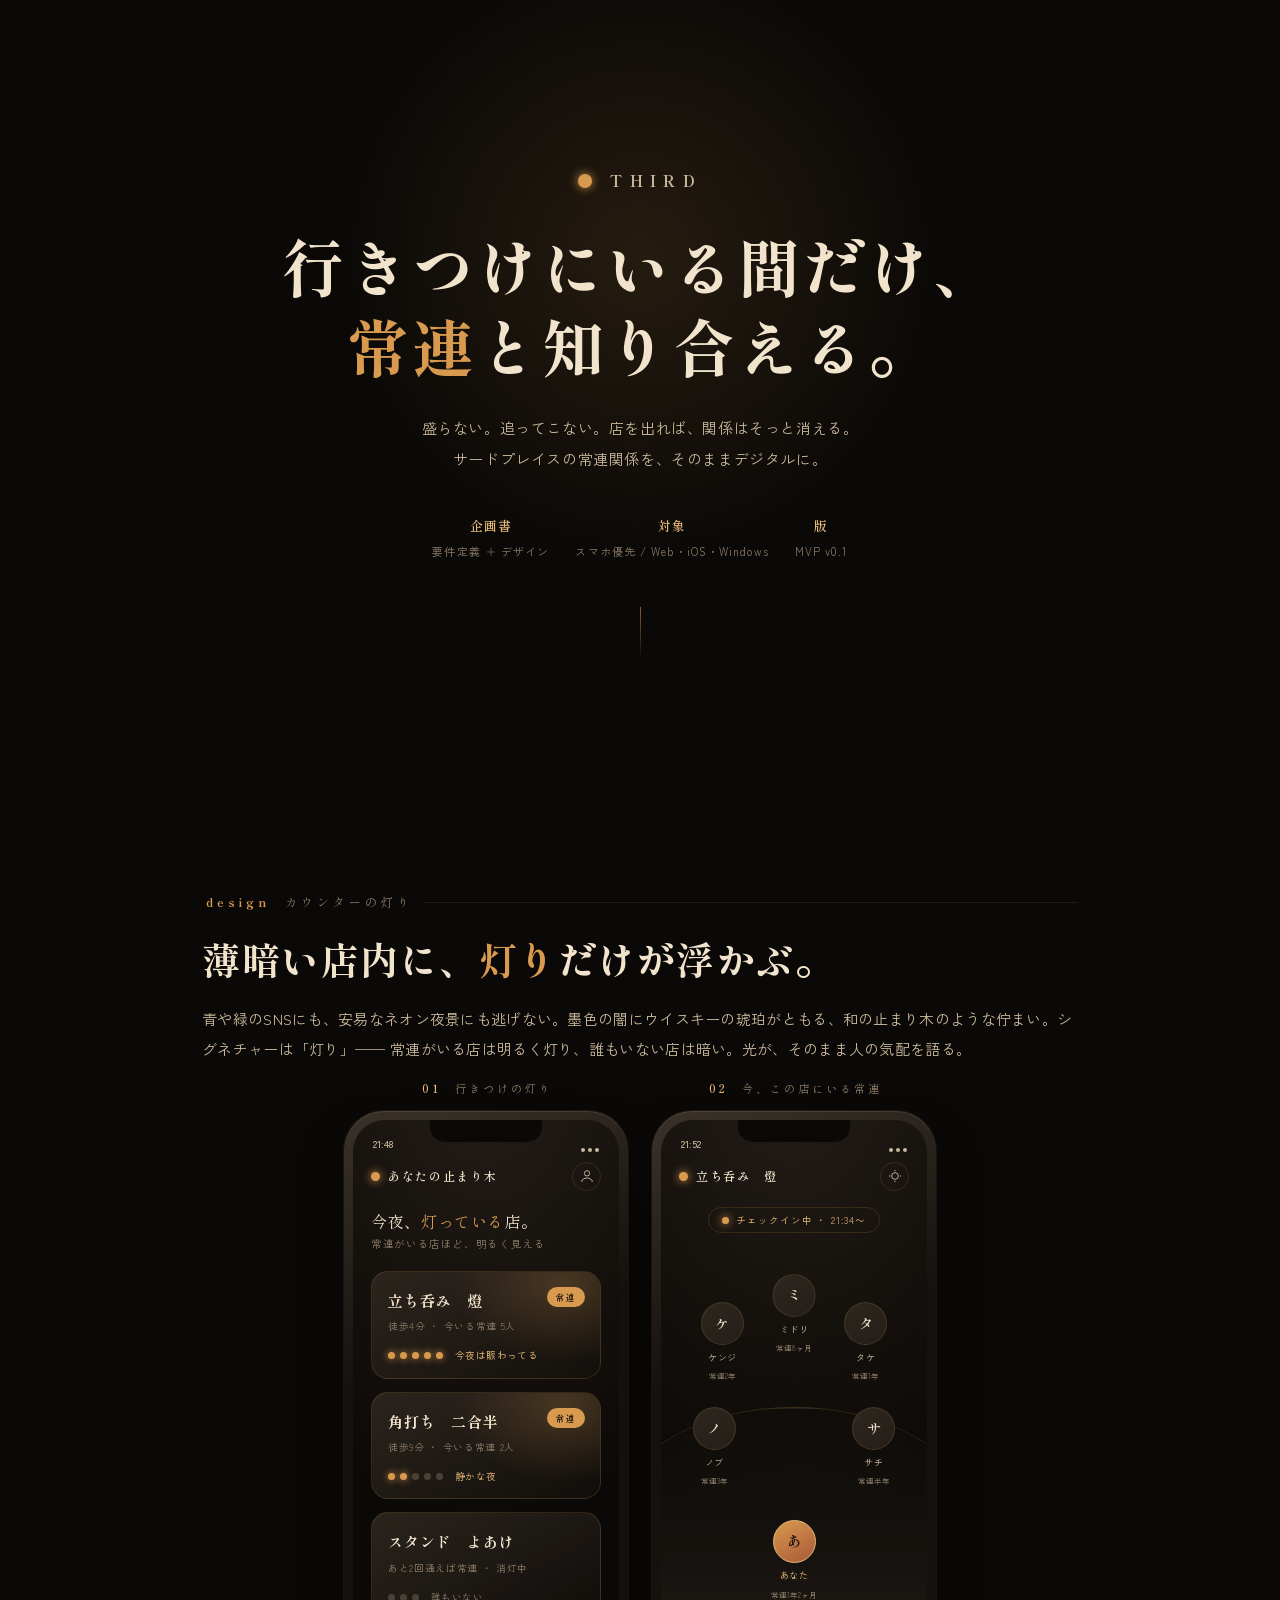
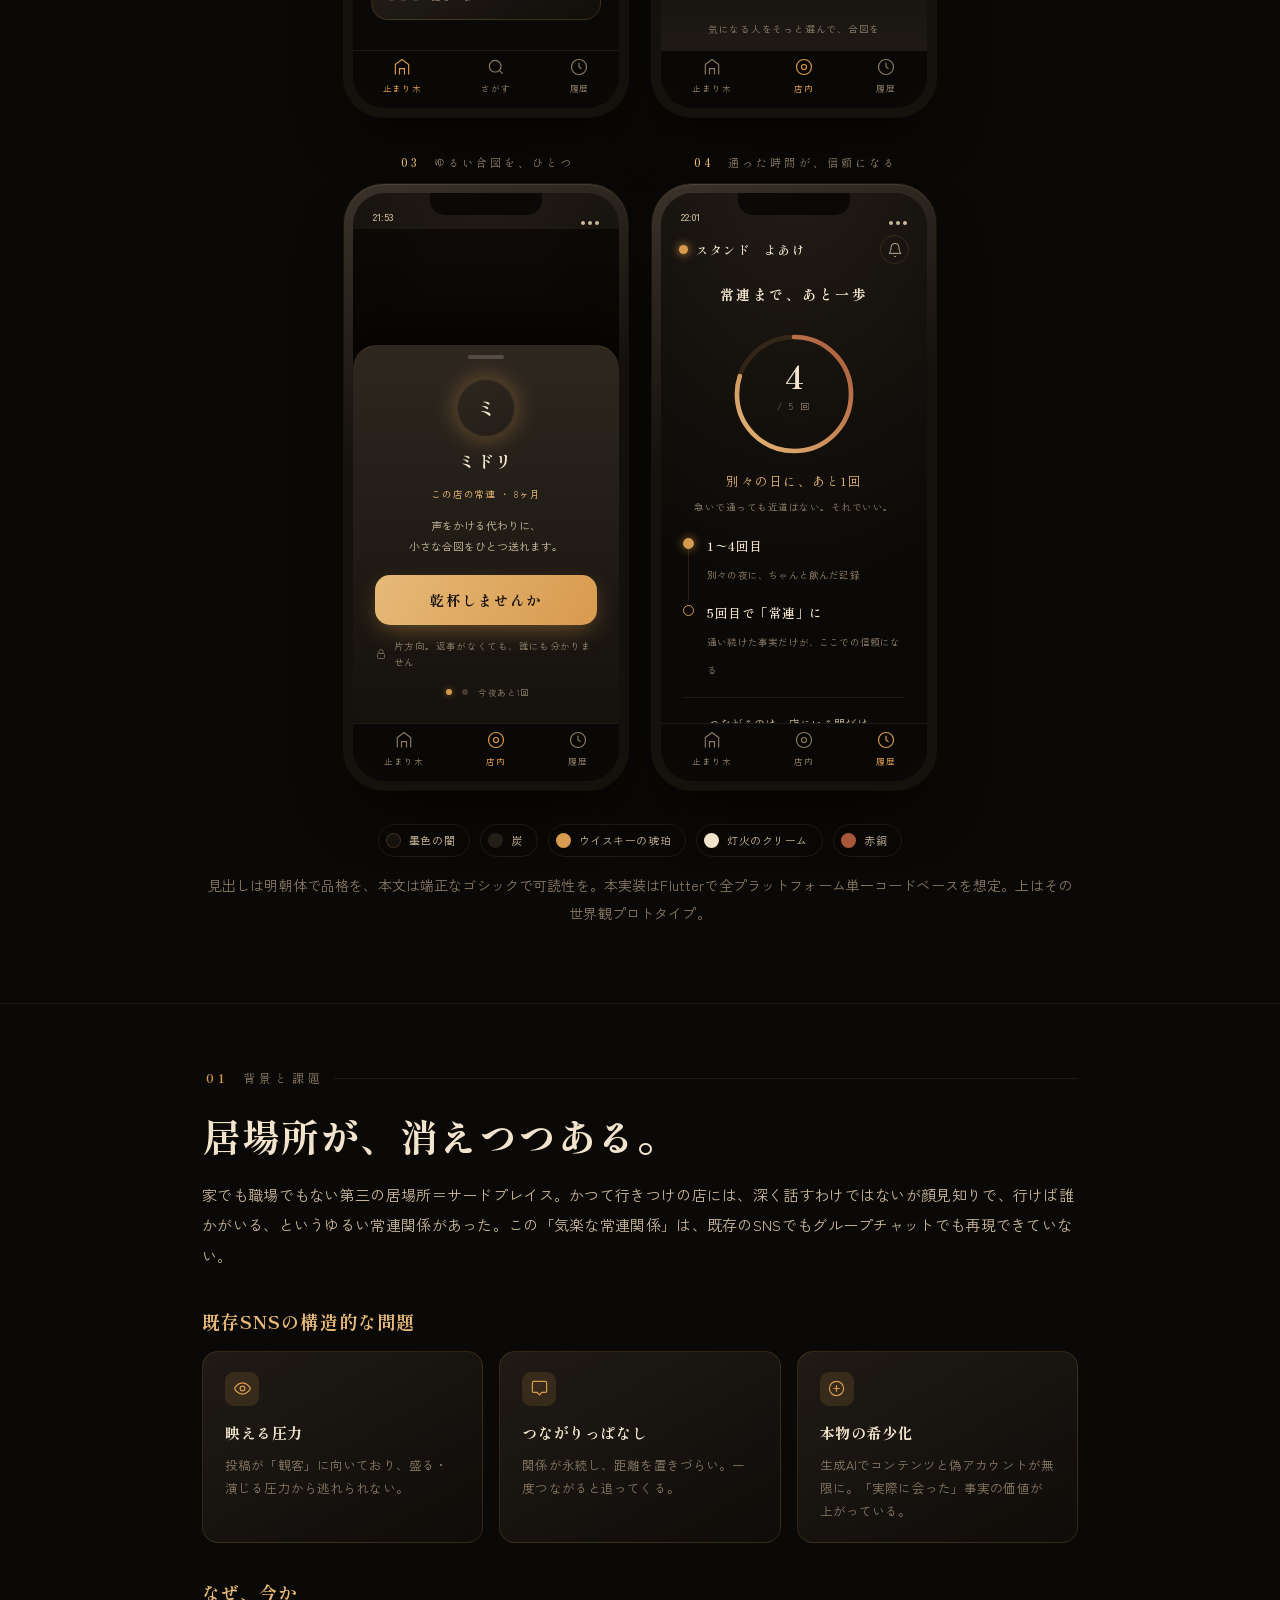
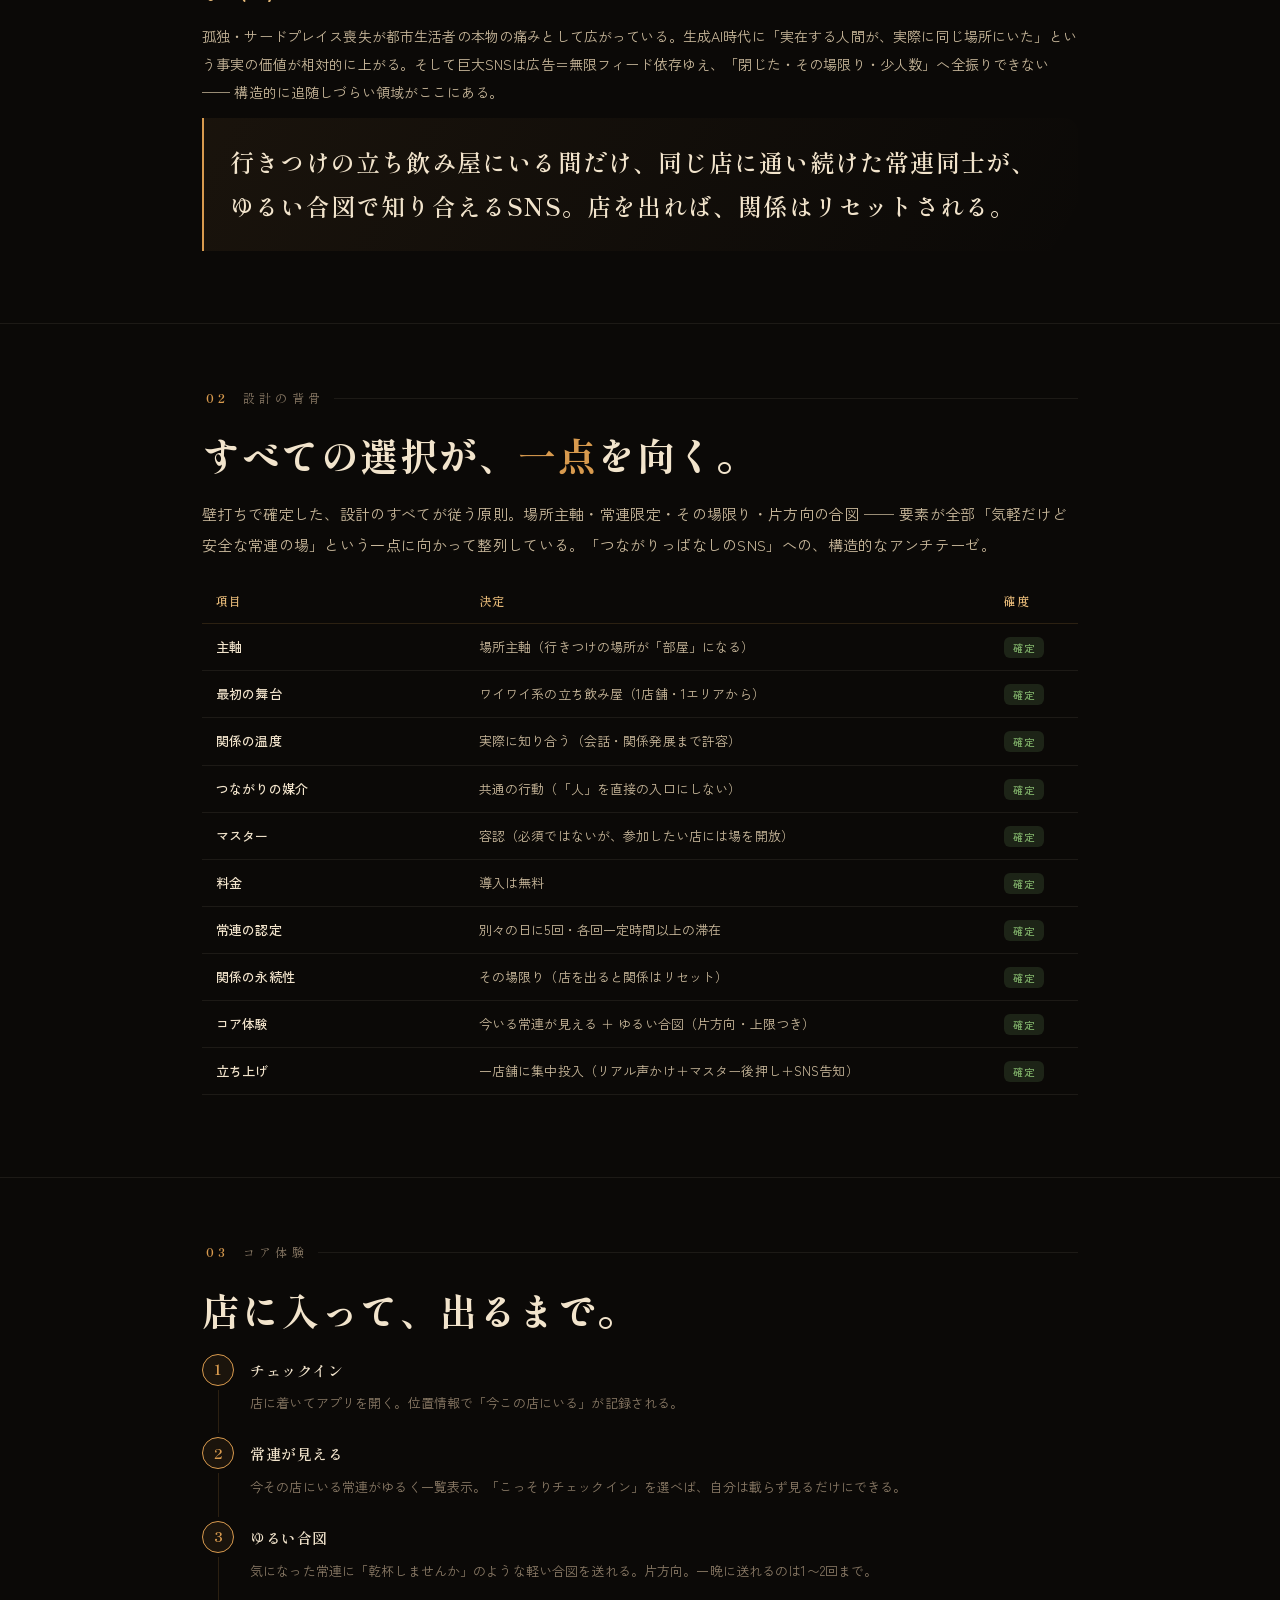
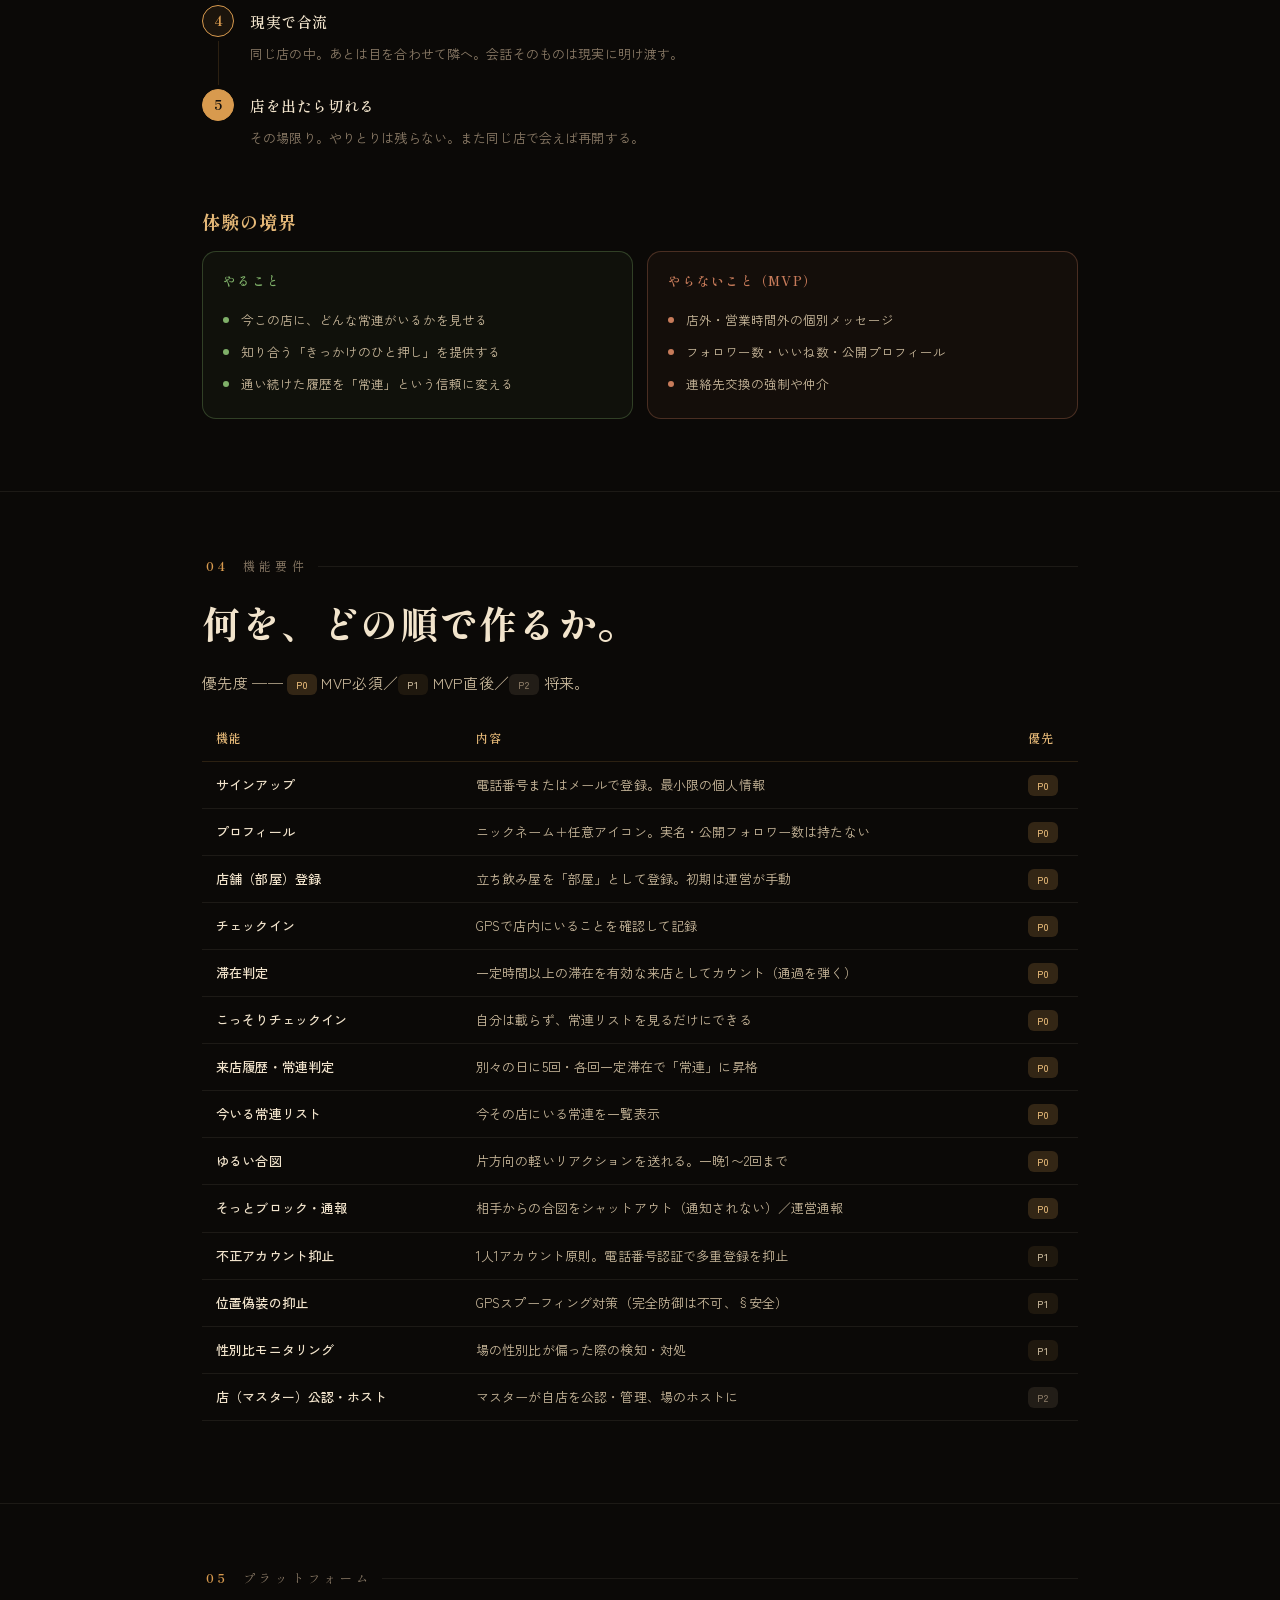
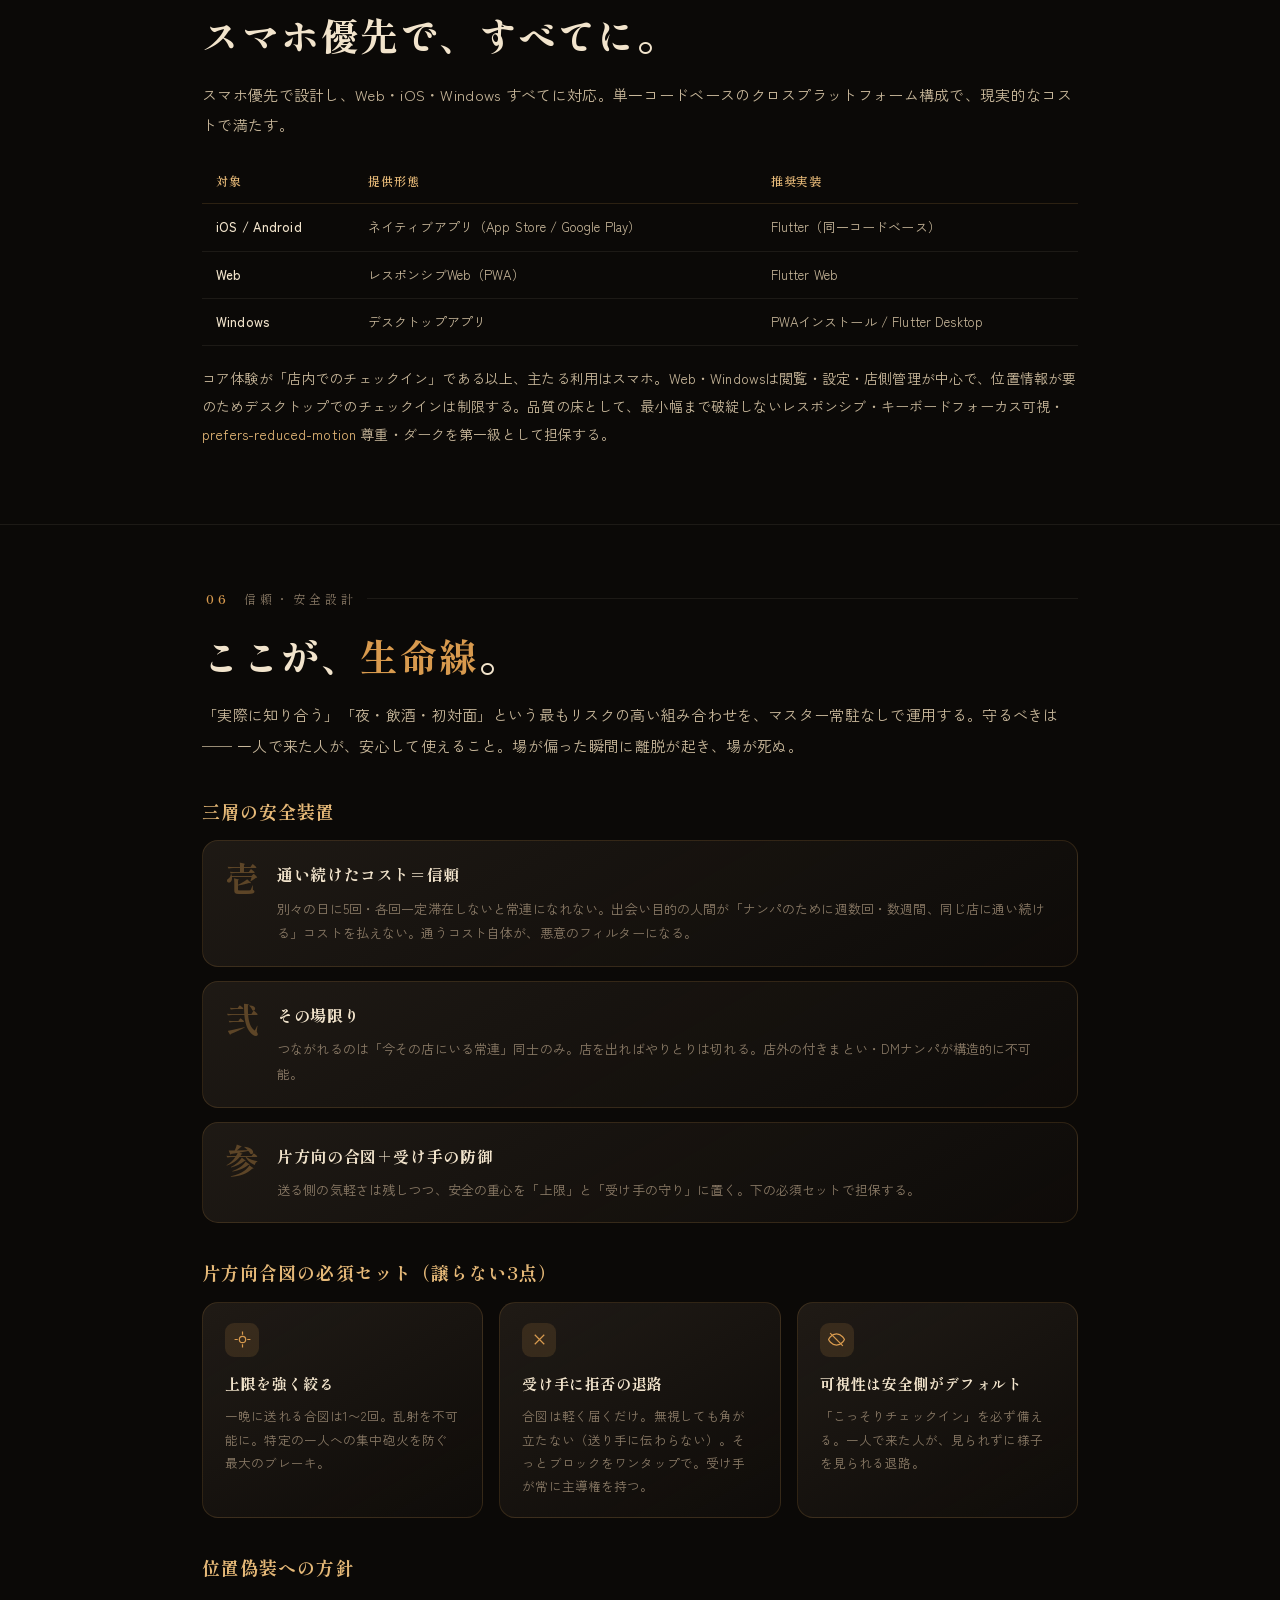
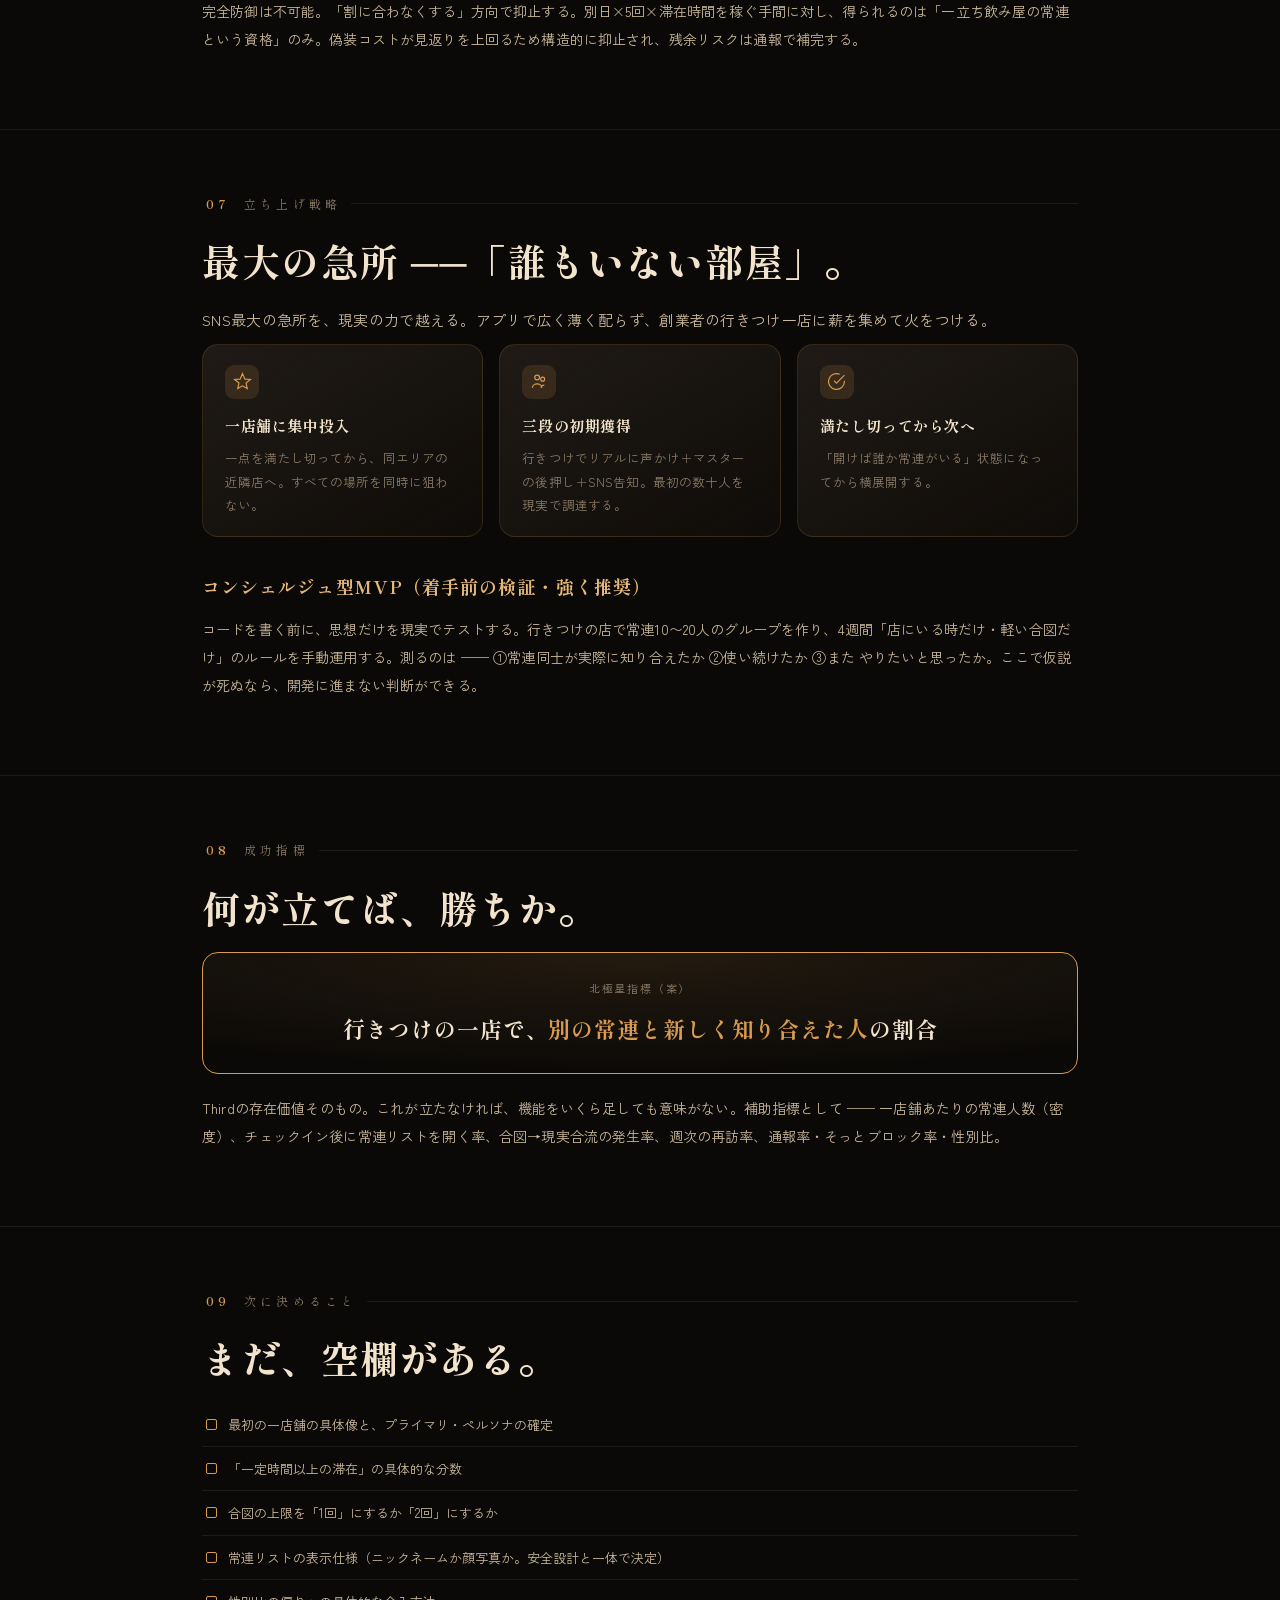
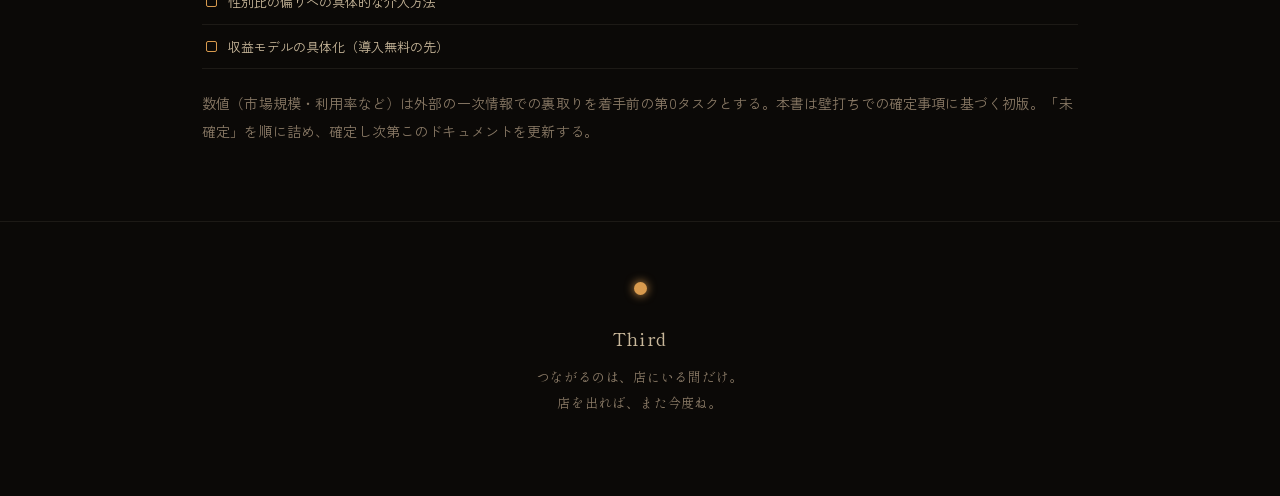
<file: docs/Third_企画書.html>
<!DOCTYPE html>
<html lang="ja">
<head>
<meta charset="UTF-8">
<meta name="viewport" content="width=device-width, initial-scale=1.0">
<title>Third — 企画書</title>
<link rel="preconnect" href="https://fonts.googleapis.com">
<link rel="preconnect" href="https://fonts.gstatic.com" crossorigin>
<link href="https://fonts.googleapis.com/css2?family=Shippori+Mincho:wght@500;600;700;800&family=Zen+Kaku+Gothic+New:wght@400;500;700&display=swap" rel="stylesheet">
<style>
  :root{
    --ink:#15110D; --char:#241E18; --char-2:#2E2720;
    --amber:#D89A4E; --amber-soft:#E6B978; --cream:#F2E4CC; --cream-dim:#C9B89B;
    --copper:#A85838; --muted:#8A7A66;
    --line:rgba(216,154,78,.16); --line-soft:rgba(242,228,204,.08);
    --mincho:'Shippori Mincho',serif; --gothic:'Zen Kaku Gothic New',sans-serif;
    --ok:#7FB069; --warn:#E6B978; --crit:#C77B5A;
  }
  *{margin:0;padding:0;box-sizing:border-box;-webkit-tap-highlight-color:transparent;}
  html{scroll-behavior:smooth;}
  body{background:#0B0907;color:var(--cream);font-family:var(--gothic);-webkit-font-smoothing:antialiased;
    line-height:1.7;overflow-x:hidden;}
  svg{display:block;}
  em{font-style:normal;color:var(--amber);}
  @keyframes flicker{0%,100%{opacity:1;}48%{opacity:.92;}50%{opacity:.7;}52%{opacity:.95;}}
  @keyframes breathe{0%,100%{opacity:.25;}50%{opacity:.8;}}
  @media(prefers-reduced-motion:reduce){*{animation:none!important;}}

  /* ===== 横断レイアウト ===== */
  .wrap{max-width:920px;margin:0 auto;padding:0 22px;}
  section{padding:64px 0;border-top:1px solid var(--line-soft);}
  section:first-of-type{border-top:none;}
  .eyebrow{display:flex;align-items:center;gap:10px;font-family:var(--mincho);font-size:12px;
    letter-spacing:.34em;color:var(--muted);text-indent:.34em;margin-bottom:20px;}
  .eyebrow .no{color:var(--amber);font-weight:700;}
  .eyebrow .bar{flex:1;height:1px;background:var(--line-soft);}
  h2.sec{font-family:var(--mincho);font-weight:800;font-size:clamp(26px,5vw,38px);line-height:1.4;
    letter-spacing:.04em;color:var(--cream);margin-bottom:18px;}
  h3.sub{font-family:var(--mincho);font-weight:700;font-size:18px;letter-spacing:.06em;
    color:var(--amber-soft);margin:34px 0 14px;}
  p.lead{font-size:15px;line-height:2.05;color:var(--cream-dim);letter-spacing:.02em;}
  p.body{font-size:14px;line-height:2;color:var(--cream-dim);letter-spacing:.01em;margin-bottom:12px;}
  .lantern{width:9px;height:9px;border-radius:50%;background:var(--amber);
    box-shadow:0 0 8px 1px rgba(216,154,78,.7);animation:flicker 4s ease-in-out infinite;display:inline-block;}

  /* ===== ヒーロー ===== */
  .hero{min-height:92vh;display:flex;flex-direction:column;align-items:center;justify-content:center;
    text-align:center;padding:60px 22px;position:relative;overflow:hidden;border-top:none;}
  .hero::before{content:"";position:absolute;top:-10%;left:50%;transform:translateX(-50%);
    width:680px;height:680px;border-radius:50%;
    background:radial-gradient(circle,rgba(216,154,78,.13),transparent 62%);pointer-events:none;}
  .hero .mark{display:inline-flex;align-items:center;gap:11px;margin-bottom:30px;position:relative;}
  .hero .mark .lantern{width:14px;height:14px;}
  .hero .mark span{font-family:var(--mincho);font-weight:700;font-size:16px;letter-spacing:.46em;
    color:var(--cream-dim);text-indent:.46em;}
  .hero h1{font-family:var(--mincho);font-weight:800;font-size:clamp(36px,9vw,62px);line-height:1.3;
    letter-spacing:.05em;color:var(--cream);position:relative;}
  .hero p.tag{margin-top:26px;font-size:15px;line-height:2.1;color:var(--cream-dim);
    letter-spacing:.04em;position:relative;max-width:520px;}
  .hero .meta{margin-top:40px;display:flex;gap:26px;flex-wrap:wrap;justify-content:center;position:relative;}
  .hero .meta div{font-size:11px;letter-spacing:.1em;color:var(--muted);}
  .hero .meta b{display:block;font-family:var(--mincho);color:var(--amber-soft);font-size:13px;
    font-weight:600;margin-bottom:5px;letter-spacing:.08em;}
  .hero .scroll-cue{margin-top:46px;width:1px;height:54px;
    background:linear-gradient(var(--amber),transparent);opacity:.6;position:relative;}

  /* ===== 端末プレビュー ===== */
  .deck{display:flex;flex-wrap:wrap;gap:36px 24px;justify-content:center;align-items:flex-start;margin-top:14px;}
  .frame-wrap{display:flex;flex-direction:column;align-items:center;gap:13px;}
  .frame-label{font-family:var(--mincho);font-size:11px;letter-spacing:.28em;color:var(--muted);text-indent:.28em;}
  .frame-label b{color:var(--amber-soft);font-weight:600;}
  .phone{width:284px;height:606px;border-radius:40px;padding:9px;
    background:linear-gradient(160deg,#3a322a,#15110D 40%);
    box-shadow:0 30px 60px -20px rgba(0,0,0,.8),0 0 0 1px rgba(216,154,78,.1),inset 0 1px 1px rgba(242,228,204,.12);}
  .screen{position:relative;width:100%;height:100%;border-radius:32px;overflow:hidden;
    background:radial-gradient(120% 80% at 50% -10%,#241E18 0%,#15110D 55%,#0B0907 100%);
    display:flex;flex-direction:column;}
  .notch{position:absolute;top:0;left:50%;transform:translateX(-50%);width:112px;height:22px;
    background:#0B0907;border-radius:0 0 15px 15px;z-index:40;}
  .statusbar{height:36px;display:flex;align-items:flex-end;justify-content:space-between;
    padding:0 20px 4px;font-size:10px;color:var(--cream-dim);font-weight:500;flex-shrink:0;z-index:20;}
  .statusbar .dots{display:flex;gap:3px;align-items:center;}
  .statusbar .dots i{width:4px;height:4px;border-radius:50%;background:var(--cream-dim);display:block;}
  .topbar{display:flex;align-items:center;justify-content:space-between;padding:6px 18px 13px;flex-shrink:0;}
  .topbar .here{display:flex;align-items:center;gap:8px;font-family:var(--mincho);font-weight:600;
    font-size:12px;letter-spacing:.14em;color:var(--cream);}
  .topbar .ic{width:29px;height:29px;border-radius:50%;border:1px solid var(--line);
    display:flex;align-items:center;justify-content:center;color:var(--cream-dim);}
  .topbar .ic svg{width:16px;height:16px;}
  .pbody{flex:1;overflow:hidden;position:relative;}
  .tabbar{flex-shrink:0;height:58px;border-top:1px solid var(--line-soft);
    display:flex;align-items:center;justify-content:space-around;padding-bottom:7px;
    background:rgba(11,9,7,.6);backdrop-filter:blur(8px);}
  .tab{display:flex;flex-direction:column;align-items:center;gap:4px;font-size:8.5px;letter-spacing:.1em;color:var(--muted);}
  .tab svg{width:20px;height:20px;}
  .tab.on{color:var(--amber);}

  .home-scroll{padding:4px 18px 14px;height:100%;overflow:hidden;}
  .home-lead{font-family:var(--mincho);font-size:16px;line-height:1.7;color:var(--cream);letter-spacing:.04em;}
  .home-sub{font-size:10.5px;color:var(--muted);letter-spacing:.06em;margin-bottom:18px;}
  .haunt{position:relative;border-radius:17px;padding:16px 16px 14px;margin-bottom:13px;overflow:hidden;
    border:1px solid var(--line);background:linear-gradient(150deg,rgba(46,39,32,.9),rgba(21,17,13,.6));}
  .haunt.lit::before{content:"";position:absolute;inset:0;
    background:radial-gradient(80% 120% at 84% 12%,rgba(216,154,78,.22),transparent 60%);}
  .haunt .r1{position:relative;z-index:2;}
  .haunt h4{font-family:var(--mincho);font-weight:700;font-size:15px;letter-spacing:.05em;color:var(--cream);}
  .haunt .m{font-size:9.5px;color:var(--muted);margin-top:5px;letter-spacing:.07em;}
  .lamp-row{display:flex;align-items:center;gap:5px;margin-top:13px;position:relative;z-index:2;}
  .lamp{width:7px;height:7px;border-radius:50%;background:var(--amber);box-shadow:0 0 7px 1px rgba(216,154,78,.6);}
  .lamp.off{background:rgba(138,122,102,.4);box-shadow:none;}
  .lamp-cap{margin-left:7px;font-size:9.5px;color:var(--amber-soft);letter-spacing:.04em;}
  .lamp-cap.dim{color:var(--muted);}
  .haunt .badge{position:absolute;top:15px;right:15px;z-index:3;font-size:8.5px;letter-spacing:.14em;
    font-family:var(--mincho);font-weight:600;color:var(--ink);background:var(--amber);padding:3px 9px;border-radius:20px;}

  .inn{height:100%;display:flex;flex-direction:column;}
  .inn-hd{padding:0 20px 12px;text-align:center;}
  .inn-hd .st{display:inline-flex;align-items:center;gap:7px;font-size:9.5px;letter-spacing:.1em;
    color:var(--amber-soft);border:1px solid var(--line);border-radius:20px;padding:4px 13px;}
  .inn-hd .st .lantern{width:7px;height:7px;}
  .inn-stage{flex:1;position:relative;overflow:hidden;}
  .counter-cap{position:absolute;bottom:0;left:50%;transform:translateX(-50%);width:140%;height:60%;
    border-radius:50% 50% 0 0;background:linear-gradient(180deg,rgba(46,39,32,0),rgba(46,39,32,.55));border-top:1px solid var(--line);}
  .seat{position:absolute;display:flex;flex-direction:column;align-items:center;gap:5px;}
  .seat .av{width:43px;height:43px;border-radius:50%;display:flex;align-items:center;justify-content:center;
    font-family:var(--mincho);font-weight:600;font-size:14px;color:var(--cream);
    background:linear-gradient(150deg,var(--char-2),var(--char));border:1px solid var(--line);position:relative;}
  .seat .av .glow{position:absolute;inset:-3px;border-radius:50%;
    box-shadow:0 0 14px 3px rgba(216,154,78,.45);opacity:0;animation:breathe 5s ease-in-out infinite;}
  .seat.me .av{background:linear-gradient(150deg,var(--amber),var(--copper));color:var(--ink);border-color:var(--amber-soft);}
  .seat .nm{font-size:9px;color:var(--cream-dim);letter-spacing:.05em;}
  .seat .yrs{font-size:7.5px;color:var(--muted);}
  .hint{position:absolute;left:0;right:0;bottom:13px;text-align:center;font-size:9.5px;color:var(--muted);letter-spacing:.08em;}

  .dim-bg{position:absolute;inset:0;background:rgba(5,4,3,.66);}
  .sheet{position:absolute;left:0;right:0;bottom:0;border-radius:24px 24px 0 0;
    background:linear-gradient(180deg,#2E2720,#15110D);border-top:1px solid var(--line);
    padding:9px 22px 24px;box-shadow:0 -20px 50px rgba(0,0,0,.6);}
  .sheet .grip{width:36px;height:4px;border-radius:4px;background:rgba(242,228,204,.2);margin:0 auto 20px;}
  .sheet .who{display:flex;flex-direction:column;align-items:center;gap:10px;}
  .sheet .who .av{width:58px;height:58px;border-radius:50%;display:flex;align-items:center;justify-content:center;
    font-family:var(--mincho);font-weight:600;font-size:20px;color:var(--cream);
    background:linear-gradient(150deg,var(--char-2),var(--char));border:1px solid var(--line);
    box-shadow:0 0 20px 4px rgba(216,154,78,.3);}
  .sheet .who .nm{font-family:var(--mincho);font-weight:700;font-size:17px;letter-spacing:.08em;}
  .sheet .who .tag{font-size:9.5px;color:var(--amber-soft);letter-spacing:.08em;}
  .sheet .sl{text-align:center;font-size:11px;color:var(--cream-dim);line-height:1.9;margin:13px 0 18px;}
  .signal-btn{width:100%;padding:15px;border-radius:15px;border:none;cursor:pointer;
    font-family:var(--mincho);font-weight:700;font-size:14px;letter-spacing:.14em;color:var(--ink);
    background:linear-gradient(120deg,var(--amber-soft),var(--amber));box-shadow:0 8px 24px -6px rgba(216,154,78,.5);}
  .signal-note{display:flex;align-items:center;justify-content:center;gap:7px;margin-top:13px;
    font-size:9.5px;color:var(--muted);letter-spacing:.04em;}
  .signal-note svg{width:12px;height:12px;flex-shrink:0;}
  .signal-quota{display:flex;align-items:center;justify-content:center;gap:6px;margin-top:15px;}
  .signal-quota .q{width:6px;height:6px;border-radius:50%;background:var(--amber);box-shadow:0 0 6px rgba(216,154,78,.6);}
  .signal-quota .q.spent{background:rgba(138,122,102,.4);box-shadow:none;}
  .signal-quota span{font-size:8.5px;color:var(--muted);letter-spacing:.08em;margin-left:4px;}

  .creed{padding:6px 22px;height:100%;display:flex;flex-direction:column;}
  .creed .ct{font-family:var(--mincho);font-weight:700;font-size:14px;letter-spacing:.18em;
    color:var(--cream);text-align:center;margin-bottom:18px;}
  .ring-wrap{display:flex;flex-direction:column;align-items:center;gap:7px;}
  .ring-cap{font-family:var(--mincho);font-size:12.5px;color:var(--amber-soft);letter-spacing:.1em;}
  .ring-sub{font-size:9.5px;color:var(--muted);letter-spacing:.05em;}
  .timeline{margin-top:20px;}
  .tl{display:flex;gap:13px;}
  .tl .dc{display:flex;flex-direction:column;align-items:center;}
  .tl .d{width:11px;height:11px;border-radius:50%;border:1px solid var(--amber);flex-shrink:0;margin-top:3px;}
  .tl .d.fill{background:var(--amber);box-shadow:0 0 8px 1px rgba(216,154,78,.5);}
  .tl .ln{width:1px;flex:1;background:var(--line);min-height:24px;}
  .tl .tx{padding-bottom:16px;}
  .tl .tx b{display:block;font-family:var(--mincho);font-weight:600;font-size:12.5px;color:var(--cream);letter-spacing:.04em;margin-bottom:3px;}
  .tl .tx span{font-size:9.5px;color:var(--muted);line-height:1.7;letter-spacing:.02em;}
  .creed-foot{margin-top:auto;border-top:1px solid var(--line-soft);padding-top:14px;text-align:center;}
  .creed-foot p{font-family:var(--mincho);font-size:11px;line-height:2;color:var(--cream-dim);letter-spacing:.04em;}

  /* ===== コンテンツ部品 ===== */
  .pill{display:inline-flex;align-items:center;gap:6px;font-size:11px;letter-spacing:.08em;
    border:1px solid var(--line);border-radius:20px;padding:5px 13px;color:var(--cream-dim);
    background:rgba(46,39,32,.4);margin:0 6px 8px 0;}
  .pill.ok{border-color:rgba(127,176,105,.4);color:var(--ok);}
  .quote{font-family:var(--mincho);font-weight:600;font-size:clamp(18px,3.6vw,24px);line-height:1.85;
    letter-spacing:.05em;color:var(--cream);padding:22px 26px;border-left:2px solid var(--amber);
    background:linear-gradient(120deg,rgba(216,154,78,.07),transparent);border-radius:0 14px 14px 0;margin:8px 0;}

  table{width:100%;border-collapse:collapse;margin:18px 0;font-size:13px;}
  th,td{text-align:left;padding:12px 14px;border-bottom:1px solid var(--line-soft);vertical-align:top;letter-spacing:.01em;}
  th{font-family:var(--mincho);font-weight:600;color:var(--amber-soft);font-size:12px;letter-spacing:.08em;
    border-bottom:1px solid var(--line);}
  td{color:var(--cream-dim);line-height:1.7;}
  td b,th b{color:var(--cream);font-weight:500;}
  .tg{font-size:10px;letter-spacing:.1em;padding:3px 9px;border-radius:6px;font-weight:500;white-space:nowrap;
    font-family:var(--gothic);}
  .tg.fix{background:rgba(127,176,105,.16);color:var(--ok);}
  .tg.rec{background:rgba(230,185,120,.16);color:var(--warn);}
  .tg.und{background:rgba(199,123,90,.18);color:var(--crit);}
  .tg.p0{background:rgba(216,154,78,.2);color:var(--amber-soft);}
  .tg.p1{background:rgba(216,154,78,.1);color:var(--cream-dim);}
  .tg.p2{background:rgba(138,122,102,.18);color:var(--muted);}

  .cards{display:grid;grid-template-columns:repeat(auto-fit,minmax(240px,1fr));gap:16px;margin:8px 0;}
  .card{border:1px solid var(--line);border-radius:16px;padding:20px 22px;
    background:linear-gradient(150deg,rgba(46,39,32,.6),rgba(21,17,13,.4));position:relative;overflow:hidden;}
  .card .ci{width:34px;height:34px;border-radius:9px;display:flex;align-items:center;justify-content:center;
    background:rgba(216,154,78,.14);color:var(--amber);margin-bottom:14px;}
  .card .ci svg{width:19px;height:19px;}
  .card h4{font-family:var(--mincho);font-weight:700;font-size:15px;letter-spacing:.04em;color:var(--cream);margin-bottom:8px;}
  .card p{font-size:12.5px;line-height:1.85;color:var(--muted);letter-spacing:.01em;}

  .flow{display:flex;flex-direction:column;gap:0;margin:14px 0;}
  .fstep{display:flex;gap:16px;}
  .fstep .dc{display:flex;flex-direction:column;align-items:center;flex-shrink:0;}
  .fstep .n{width:32px;height:32px;border-radius:50%;border:1px solid var(--amber);
    display:flex;align-items:center;justify-content:center;font-family:var(--mincho);font-weight:700;
    font-size:14px;color:var(--amber);background:rgba(216,154,78,.08);}
  .fstep:last-child .n{background:var(--amber);color:var(--ink);}
  .fstep .ln{width:1px;flex:1;background:var(--line);min-height:18px;margin:4px 0;}
  .fstep .tx{padding-bottom:22px;padding-top:4px;}
  .fstep .tx b{display:block;font-family:var(--mincho);font-weight:600;font-size:15px;color:var(--cream);
    letter-spacing:.04em;margin-bottom:5px;}
  .fstep .tx span{font-size:13px;color:var(--muted);line-height:1.8;letter-spacing:.01em;}

  .split{display:grid;grid-template-columns:1fr 1fr;gap:14px;margin:8px 0;}
  .col-do,.col-dont{border-radius:14px;padding:18px 20px;}
  .col-do{border:1px solid rgba(127,176,105,.3);background:rgba(127,176,105,.05);}
  .col-dont{border:1px solid rgba(199,123,90,.3);background:rgba(199,123,90,.05);}
  .col-do h5,.col-dont h5{font-family:var(--mincho);font-size:13px;letter-spacing:.1em;margin-bottom:12px;font-weight:600;}
  .col-do h5{color:var(--ok);}.col-dont h5{color:var(--crit);}
  .col-do li,.col-dont li{list-style:none;font-size:12.5px;line-height:1.6;color:var(--cream-dim);
    padding:6px 0 6px 18px;position:relative;}
  .col-do li::before{content:"";position:absolute;left:0;top:13px;width:6px;height:6px;border-radius:50%;background:var(--ok);}
  .col-dont li::before{content:"";position:absolute;left:0;top:13px;width:6px;height:6px;border-radius:50%;background:var(--crit);}

  .safety{display:flex;flex-direction:column;gap:14px;margin:8px 0;}
  .slayer{border:1px solid var(--line);border-radius:16px;padding:20px 22px;
    background:linear-gradient(150deg,rgba(46,39,32,.55),rgba(21,17,13,.35));display:flex;gap:18px;align-items:flex-start;}
  .slayer .num{font-family:var(--mincho);font-weight:800;font-size:34px;color:rgba(216,154,78,.35);flex-shrink:0;line-height:1;}
  .slayer h4{font-family:var(--mincho);font-weight:700;font-size:16px;color:var(--cream);letter-spacing:.04em;margin-bottom:8px;}
  .slayer p{font-size:13px;line-height:1.9;color:var(--muted);letter-spacing:.01em;}

  .kpi{border:1px solid var(--amber);border-radius:16px;padding:26px;text-align:center;
    background:radial-gradient(120% 140% at 50% 0%,rgba(216,154,78,.12),transparent 70%);margin:8px 0 20px;}
  .kpi .lbl{font-size:11px;letter-spacing:.16em;color:var(--muted);margin-bottom:12px;}
  .kpi .star{font-family:var(--mincho);font-weight:700;font-size:clamp(17px,3.4vw,22px);line-height:1.7;
    color:var(--cream);letter-spacing:.04em;}

  .todo{list-style:none;}
  .todo li{font-size:13px;line-height:1.8;color:var(--cream-dim);padding:10px 0 10px 26px;position:relative;
    border-bottom:1px solid var(--line-soft);}
  .todo li::before{content:"";position:absolute;left:4px;top:16px;width:9px;height:9px;border-radius:2px;
    border:1px solid var(--amber);}

  .footer{text-align:center;padding:60px 22px 80px;border-top:1px solid var(--line-soft);}
  .footer .lantern{width:13px;height:13px;margin-bottom:18px;}
  .footer p{font-family:var(--mincho);font-size:13px;line-height:2;color:var(--muted);letter-spacing:.06em;}
  .footer .big{font-size:18px;color:var(--cream-dim);margin-bottom:8px;}

  .swatches{display:flex;flex-wrap:wrap;gap:10px;margin:14px 0;}
  .sw{display:flex;align-items:center;gap:8px;font-size:11px;color:var(--cream-dim);letter-spacing:.05em;
    border:1px solid var(--line-soft);border-radius:20px;padding:6px 14px 6px 7px;}
  .sw i{width:15px;height:15px;border-radius:50%;display:block;}

  @media(max-width:680px){
    .split{grid-template-columns:1fr;}
    .slayer{flex-direction:column;gap:8px;}
    .slayer .num{font-size:28px;}
    table{font-size:12px;}th,td{padding:9px 8px;}
    .phone{width:270px;height:580px;}
  }
</style>
</head>
<body>

  <!-- ===================== ヒーロー ===================== -->
  <header class="hero">
    <div class="mark"><span class="lantern"></span><span>THIRD</span></div>
    <h1>行きつけにいる間だけ、<br><em>常連</em>と知り合える。</h1>
    <p class="tag">盛らない。追ってこない。店を出れば、関係はそっと消える。<br>サードプレイスの常連関係を、そのままデジタルに。</p>
    <div class="meta">
      <div><b>企画書</b>要件定義 ＋ デザイン</div>
      <div><b>対象</b>スマホ優先 / Web・iOS・Windows</div>
      <div><b>版</b>MVP v0.1</div>
    </div>
    <div class="scroll-cue"></div>
  </header>

  <!-- ===================== デザインプレビュー ===================== -->
  <section>
    <div class="wrap">
      <div class="eyebrow"><span class="no">design</span><span>カウンターの灯り</span><span class="bar"></span></div>
      <h2 class="sec">薄暗い店内に、<em>灯り</em>だけが浮かぶ。</h2>
      <p class="lead">青や緑のSNSにも、安易なネオン夜景にも逃げない。墨色の闇にウイスキーの琥珀がともる、和の止まり木のような佇まい。シグネチャーは「灯り」── 常連がいる店は明るく灯り、誰もいない店は暗い。光が、そのまま人の気配を語る。</p>

      <div class="deck">
        <!-- 01 ホーム -->
        <div class="frame-wrap">
          <div class="frame-label"><b>01</b>　行きつけの灯り</div>
          <div class="phone"><div class="screen"><div class="notch"></div>
            <div class="statusbar"><span>21:48</span><span class="dots"><i></i><i></i><i></i></span></div>
            <div class="topbar"><div class="here"><span class="lantern"></span>あなたの止まり木</div>
              <div class="ic"><svg viewBox="0 0 24 24" fill="none" stroke="currentColor" stroke-width="1.4"><circle cx="12" cy="8" r="4"/><path d="M4 21c0-4 4-6 8-6s8 2 8 6"/></svg></div></div>
            <div class="pbody"><div class="home-scroll">
              <div class="home-lead">今夜、<em>灯っている</em>店。</div>
              <div class="home-sub">常連がいる店ほど、明るく見える</div>
              <div class="haunt lit"><span class="badge">常連</span><div class="r1"><h4>立ち呑み　燈</h4><div class="m">徒歩4分 ・ 今いる常連 5人</div></div>
                <div class="lamp-row"><span class="lamp"></span><span class="lamp"></span><span class="lamp"></span><span class="lamp"></span><span class="lamp"></span><span class="lamp-cap">今夜は賑わってる</span></div></div>
              <div class="haunt lit"><span class="badge">常連</span><div class="r1"><h4>角打ち　二合半</h4><div class="m">徒歩9分 ・ 今いる常連 2人</div></div>
                <div class="lamp-row"><span class="lamp"></span><span class="lamp"></span><span class="lamp off"></span><span class="lamp off"></span><span class="lamp off"></span><span class="lamp-cap">静かな夜</span></div></div>
              <div class="haunt"><div class="r1"><h4>スタンド　よあけ</h4><div class="m">あと2回通えば常連 ・ 消灯中</div></div>
                <div class="lamp-row"><span class="lamp off"></span><span class="lamp off"></span><span class="lamp off"></span><span class="lamp-cap dim">誰もいない</span></div></div>
            </div></div>
            <div class="tabbar">
              <div class="tab on"><svg viewBox="0 0 24 24" fill="none" stroke="currentColor" stroke-width="1.4"><path d="M4 21V9l8-6 8 6v12"/><path d="M9 21v-7h6v7"/></svg>止まり木</div>
              <div class="tab"><svg viewBox="0 0 24 24" fill="none" stroke="currentColor" stroke-width="1.4"><circle cx="11" cy="11" r="7"/><path d="m20 20-3.5-3.5"/></svg>さがす</div>
              <div class="tab"><svg viewBox="0 0 24 24" fill="none" stroke="currentColor" stroke-width="1.4"><circle cx="12" cy="12" r="9"/><path d="M12 7v5l3 2"/></svg>履歴</div>
            </div>
          </div></div>
        </div>
        <!-- 02 店内 -->
        <div class="frame-wrap">
          <div class="frame-label"><b>02</b>　今、この店にいる常連</div>
          <div class="phone"><div class="screen"><div class="notch"></div>
            <div class="statusbar"><span>21:52</span><span class="dots"><i></i><i></i><i></i></span></div>
            <div class="topbar"><div class="here"><span class="lantern"></span>立ち呑み　燈</div>
              <div class="ic"><svg viewBox="0 0 24 24" fill="none" stroke="currentColor" stroke-width="1.4"><circle cx="12" cy="12" r="5"/><path d="M12 3v2M12 19v2M3 12h2M19 12h2"/></svg></div></div>
            <div class="pbody"><div class="inn">
              <div class="inn-hd"><div class="st"><span class="lantern"></span>チェックイン中 ・ 21:34〜</div></div>
              <div class="inn-stage"><div class="counter-cap"></div>
                <div class="seat" style="top:14%;left:15%;"><div class="av">ケ<span class="glow" style="animation-delay:.2s"></span></div><div class="nm">ケンジ</div><div class="yrs">常連2年</div></div>
                <div class="seat" style="top:7%;left:50%;transform:translateX(-50%);"><div class="av">ミ<span class="glow" style="animation-delay:1.1s"></span></div><div class="nm">ミドリ</div><div class="yrs">常連8ヶ月</div></div>
                <div class="seat" style="top:14%;right:15%;"><div class="av">タ<span class="glow" style="animation-delay:2s"></span></div><div class="nm">タケ</div><div class="yrs">常連1年</div></div>
                <div class="seat" style="top:40%;left:12%;"><div class="av">ノ<span class="glow" style="animation-delay:.7s"></span></div><div class="nm">ノブ</div><div class="yrs">常連3年</div></div>
                <div class="seat" style="top:40%;right:12%;"><div class="av">サ<span class="glow" style="animation-delay:1.6s"></span></div><div class="nm">サチ</div><div class="yrs">常連半年</div></div>
                <div class="seat me" style="bottom:12%;left:50%;transform:translateX(-50%);"><div class="av">あ</div><div class="nm" style="color:var(--amber-soft)">あなた</div><div class="yrs">常連1年2ヶ月</div></div>
                <div class="hint">気になる人をそっと選んで、合図を</div>
              </div>
            </div></div>
            <div class="tabbar">
              <div class="tab"><svg viewBox="0 0 24 24" fill="none" stroke="currentColor" stroke-width="1.4"><path d="M4 21V9l8-6 8 6v12"/><path d="M9 21v-7h6v7"/></svg>止まり木</div>
              <div class="tab on"><svg viewBox="0 0 24 24" fill="none" stroke="currentColor" stroke-width="1.4"><circle cx="12" cy="12" r="9"/><circle cx="12" cy="12" r="3"/></svg>店内</div>
              <div class="tab"><svg viewBox="0 0 24 24" fill="none" stroke="currentColor" stroke-width="1.4"><circle cx="12" cy="12" r="9"/><path d="M12 7v5l3 2"/></svg>履歴</div>
            </div>
          </div></div>
        </div>
        <!-- 03 合図 -->
        <div class="frame-wrap">
          <div class="frame-label"><b>03</b>　ゆるい合図を、ひとつ</div>
          <div class="phone"><div class="screen"><div class="notch"></div>
            <div class="statusbar" style="z-index:5"><span>21:53</span><span class="dots"><i></i><i></i><i></i></span></div>
            <div class="pbody" style="position:relative"><div class="dim-bg"></div>
              <div class="sheet"><div class="grip"></div>
                <div class="who"><div class="av">ミ</div><div class="nm">ミドリ</div><div class="tag">この店の常連 ・ 8ヶ月</div></div>
                <div class="sl">声をかける代わりに、<br>小さな合図をひとつ送れます。</div>
                <button class="signal-btn">乾杯しませんか</button>
                <div class="signal-note"><svg viewBox="0 0 24 24" fill="none" stroke="currentColor" stroke-width="1.5"><rect x="5" y="11" width="14" height="10" rx="2"/><path d="M8 11V7a4 4 0 0 1 8 0v4"/></svg>片方向。返事がなくても、誰にも分かりません</div>
                <div class="signal-quota"><span class="q"></span><span class="q spent"></span><span>今夜あと1回</span></div>
              </div>
            </div>
            <div class="tabbar" style="z-index:5">
              <div class="tab"><svg viewBox="0 0 24 24" fill="none" stroke="currentColor" stroke-width="1.4"><path d="M4 21V9l8-6 8 6v12"/><path d="M9 21v-7h6v7"/></svg>止まり木</div>
              <div class="tab on"><svg viewBox="0 0 24 24" fill="none" stroke="currentColor" stroke-width="1.4"><circle cx="12" cy="12" r="9"/><circle cx="12" cy="12" r="3"/></svg>店内</div>
              <div class="tab"><svg viewBox="0 0 24 24" fill="none" stroke="currentColor" stroke-width="1.4"><circle cx="12" cy="12" r="9"/><path d="M12 7v5l3 2"/></svg>履歴</div>
            </div>
          </div></div>
        </div>
        <!-- 04 常連の証 -->
        <div class="frame-wrap">
          <div class="frame-label"><b>04</b>　通った時間が、信頼になる</div>
          <div class="phone"><div class="screen"><div class="notch"></div>
            <div class="statusbar"><span>22:01</span><span class="dots"><i></i><i></i><i></i></span></div>
            <div class="topbar"><div class="here"><span class="lantern"></span>スタンド　よあけ</div>
              <div class="ic"><svg viewBox="0 0 24 24" fill="none" stroke="currentColor" stroke-width="1.4"><path d="M18 8A6 6 0 1 0 6 8c0 7-3 9-3 9h18s-3-2-3-9"/><path d="M13.7 21a2 2 0 0 1-3.4 0"/></svg></div></div>
            <div class="pbody"><div class="creed">
              <div class="ct">常連まで、あと一歩</div>
              <div class="ring-wrap">
                <svg width="138" height="138" viewBox="0 0 150 150">
                  <circle cx="75" cy="75" r="62" fill="none" stroke="rgba(216,154,78,.14)" stroke-width="5"/>
                  <circle cx="75" cy="75" r="62" fill="none" stroke="url(#g)" stroke-width="5" stroke-linecap="round" stroke-dasharray="389.5" stroke-dashoffset="78" transform="rotate(-90 75 75)"/>
                  <defs><linearGradient id="g" x1="0" y1="0" x2="1" y2="1"><stop offset="0" stop-color="#E6B978"/><stop offset="1" stop-color="#A85838"/></linearGradient></defs>
                  <text x="75" y="70" text-anchor="middle" fill="#F2E4CC" font-family="'Shippori Mincho',serif" font-weight="700" font-size="34">4</text>
                  <text x="75" y="92" text-anchor="middle" fill="#8A7A66" font-size="10" letter-spacing="2">/ 5 回</text>
                </svg>
                <div class="ring-cap">別々の日に、あと1回</div>
                <div class="ring-sub">急いで通っても近道はない。それでいい。</div>
              </div>
              <div class="timeline">
                <div class="tl"><div class="dc"><span class="d fill"></span><span class="ln"></span></div><div class="tx"><b>1〜4回目</b><span>別々の夜に、ちゃんと飲んだ記録</span></div></div>
                <div class="tl"><div class="dc"><span class="d"></span></div><div class="tx"><b>5回目で「常連」に</b><span>通い続けた事実だけが、ここでの信頼になる</span></div></div>
              </div>
              <div class="creed-foot"><p>つながるのは、店にいる間だけ。<br><em>店を出れば、また今度ね。</em></p></div>
            </div></div>
            <div class="tabbar">
              <div class="tab"><svg viewBox="0 0 24 24" fill="none" stroke="currentColor" stroke-width="1.4"><path d="M4 21V9l8-6 8 6v12"/><path d="M9 21v-7h6v7"/></svg>止まり木</div>
              <div class="tab"><svg viewBox="0 0 24 24" fill="none" stroke="currentColor" stroke-width="1.4"><circle cx="12" cy="12" r="9"/><circle cx="12" cy="12" r="3"/></svg>店内</div>
              <div class="tab on"><svg viewBox="0 0 24 24" fill="none" stroke="currentColor" stroke-width="1.4"><circle cx="12" cy="12" r="9"/><path d="M12 7v5l3 2"/></svg>履歴</div>
            </div>
          </div></div>
        </div>
      </div>

      <div class="swatches" style="margin-top:34px;justify-content:center;">
        <div class="sw"><i style="background:#15110D;border:1px solid rgba(216,154,78,.2)"></i>墨色の闇</div>
        <div class="sw"><i style="background:#241E18"></i>炭</div>
        <div class="sw"><i style="background:#D89A4E"></i>ウイスキーの琥珀</div>
        <div class="sw"><i style="background:#F2E4CC"></i>灯火のクリーム</div>
        <div class="sw"><i style="background:#A85838"></i>赤銅</div>
      </div>
      <p class="body" style="text-align:center;color:var(--muted);">見出しは明朝体で品格を、本文は端正なゴシックで可読性を。本実装はFlutterで全プラットフォーム単一コードベースを想定。上はその世界観プロトタイプ。</p>
    </div>
  </section>

  <!-- ===================== 背景と課題 ===================== -->
  <section>
    <div class="wrap">
      <div class="eyebrow"><span class="no">01</span><span>背景と課題</span><span class="bar"></span></div>
      <h2 class="sec">居場所が、消えつつある。</h2>
      <p class="lead">家でも職場でもない第三の居場所＝サードプレイス。かつて行きつけの店には、深く話すわけではないが顔見知りで、行けば誰かがいる、というゆるい常連関係があった。この「気楽な常連関係」は、既存のSNSでもグループチャットでも再現できていない。</p>
      <h3 class="sub">既存SNSの構造的な問題</h3>
      <div class="cards">
        <div class="card"><div class="ci"><svg viewBox="0 0 24 24" fill="none" stroke="currentColor" stroke-width="1.5"><path d="M2 12s3-7 10-7 10 7 10 7-3 7-10 7-10-7-10-7Z"/><circle cx="12" cy="12" r="3"/></svg></div>
          <h4>映える圧力</h4><p>投稿が「観客」に向いており、盛る・演じる圧力から逃れられない。</p></div>
        <div class="card"><div class="ci"><svg viewBox="0 0 24 24" fill="none" stroke="currentColor" stroke-width="1.5"><path d="M9 17H5a2 2 0 0 1-2-2V5a2 2 0 0 1 2-2h14a2 2 0 0 1 2 2v10a2 2 0 0 1-2 2h-4l-3 3z"/></svg></div>
          <h4>つながりっぱなし</h4><p>関係が永続し、距離を置きづらい。一度つながると追ってくる。</p></div>
        <div class="card"><div class="ci"><svg viewBox="0 0 24 24" fill="none" stroke="currentColor" stroke-width="1.5"><circle cx="12" cy="12" r="9"/><path d="M8 12h8M12 8v8"/></svg></div>
          <h4>本物の希少化</h4><p>生成AIでコンテンツと偽アカウントが無限に。「実際に会った」事実の価値が上がっている。</p></div>
      </div>
      <h3 class="sub">なぜ、今か</h3>
      <p class="body">孤独・サードプレイス喪失が都市生活者の本物の痛みとして広がっている。生成AI時代に「実在する人間が、実際に同じ場所にいた」という事実の価値が相対的に上がる。そして巨大SNSは広告＝無限フィード依存ゆえ、「閉じた・その場限り・少人数」へ全振りできない ── 構造的に追随しづらい領域がここにある。</p>
      <div class="quote">行きつけの立ち飲み屋にいる間だけ、同じ店に通い続けた常連同士が、ゆるい合図で知り合えるSNS。店を出れば、関係はリセットされる。</div>
    </div>
  </section>

  <!-- ===================== 設計の背骨 ===================== -->
  <section>
    <div class="wrap">
      <div class="eyebrow"><span class="no">02</span><span>設計の背骨</span><span class="bar"></span></div>
      <h2 class="sec">すべての選択が、<em>一点</em>を向く。</h2>
      <p class="lead">壁打ちで確定した、設計のすべてが従う原則。場所主軸・常連限定・その場限り・片方向の合図 ── 要素が全部「気軽だけど安全な常連の場」という一点に向かって整列している。「つながりっぱなしのSNS」への、構造的なアンチテーゼ。</p>
      <table>
        <thead><tr><th style="width:30%">項目</th><th>決定</th><th style="width:88px">確度</th></tr></thead>
        <tbody>
          <tr><td><b>主軸</b></td><td>場所主軸（行きつけの場所が「部屋」になる）</td><td><span class="tg fix">確定</span></td></tr>
          <tr><td><b>最初の舞台</b></td><td>ワイワイ系の立ち飲み屋（1店舗・1エリアから）</td><td><span class="tg fix">確定</span></td></tr>
          <tr><td><b>関係の温度</b></td><td>実際に知り合う（会話・関係発展まで許容）</td><td><span class="tg fix">確定</span></td></tr>
          <tr><td><b>つながりの媒介</b></td><td>共通の行動（「人」を直接の入口にしない）</td><td><span class="tg fix">確定</span></td></tr>
          <tr><td><b>マスター</b></td><td>容認（必須ではないが、参加したい店には場を開放）</td><td><span class="tg fix">確定</span></td></tr>
          <tr><td><b>料金</b></td><td>導入は無料</td><td><span class="tg fix">確定</span></td></tr>
          <tr><td><b>常連の認定</b></td><td>別々の日に5回・各回一定時間以上の滞在</td><td><span class="tg fix">確定</span></td></tr>
          <tr><td><b>関係の永続性</b></td><td>その場限り（店を出ると関係はリセット）</td><td><span class="tg fix">確定</span></td></tr>
          <tr><td><b>コア体験</b></td><td>今いる常連が見える ＋ ゆるい合図（片方向・上限つき）</td><td><span class="tg fix">確定</span></td></tr>
          <tr><td><b>立ち上げ</b></td><td>一店舗に集中投入（リアル声かけ＋マスター後押し＋SNS告知）</td><td><span class="tg fix">確定</span></td></tr>
        </tbody>
      </table>
    </div>
  </section>

  <!-- ===================== コア体験 ===================== -->
  <section>
    <div class="wrap">
      <div class="eyebrow"><span class="no">03</span><span>コア体験</span><span class="bar"></span></div>
      <h2 class="sec">店に入って、出るまで。</h2>
      <div class="flow">
        <div class="fstep"><div class="dc"><div class="n">1</div><div class="ln"></div></div><div class="tx"><b>チェックイン</b><span>店に着いてアプリを開く。位置情報で「今この店にいる」が記録される。</span></div></div>
        <div class="fstep"><div class="dc"><div class="n">2</div><div class="ln"></div></div><div class="tx"><b>常連が見える</b><span>今その店にいる常連がゆるく一覧表示。「こっそりチェックイン」を選べば、自分は載らず見るだけにできる。</span></div></div>
        <div class="fstep"><div class="dc"><div class="n">3</div><div class="ln"></div></div><div class="tx"><b>ゆるい合図</b><span>気になった常連に「乾杯しませんか」のような軽い合図を送れる。片方向。一晩に送れるのは1〜2回まで。</span></div></div>
        <div class="fstep"><div class="dc"><div class="n">4</div><div class="ln"></div></div><div class="tx"><b>現実で合流</b><span>同じ店の中。あとは目を合わせて隣へ。会話そのものは現実に明け渡す。</span></div></div>
        <div class="fstep"><div class="dc"><div class="n">5</div></div><div class="tx"><b>店を出たら切れる</b><span>その場限り。やりとりは残らない。また同じ店で会えば再開する。</span></div></div>
      </div>
      <h3 class="sub">体験の境界</h3>
      <div class="split">
        <div class="col-do"><h5>やること</h5><ul>
          <li>今この店に、どんな常連がいるかを見せる</li>
          <li>知り合う「きっかけのひと押し」を提供する</li>
          <li>通い続けた履歴を「常連」という信頼に変える</li>
        </ul></div>
        <div class="col-dont"><h5>やらないこと（MVP）</h5><ul>
          <li>店外・営業時間外の個別メッセージ</li>
          <li>フォロワー数・いいね数・公開プロフィール</li>
          <li>連絡先交換の強制や仲介</li>
        </ul></div>
      </div>
    </div>
  </section>

  <!-- ===================== 機能要件 ===================== -->
  <section>
    <div class="wrap">
      <div class="eyebrow"><span class="no">04</span><span>機能要件</span><span class="bar"></span></div>
      <h2 class="sec">何を、どの順で作るか。</h2>
      <p class="lead">優先度 ── <span class="tg p0">P0</span> MVP必須／<span class="tg p1">P1</span> MVP直後／<span class="tg p2">P2</span> 将来。</p>
      <table>
        <thead><tr><th>機能</th><th>内容</th><th style="width:64px">優先</th></tr></thead>
        <tbody>
          <tr><td><b>サインアップ</b></td><td>電話番号またはメールで登録。最小限の個人情報</td><td><span class="tg p0">P0</span></td></tr>
          <tr><td><b>プロフィール</b></td><td>ニックネーム＋任意アイコン。実名・公開フォロワー数は持たない</td><td><span class="tg p0">P0</span></td></tr>
          <tr><td><b>店舗（部屋）登録</b></td><td>立ち飲み屋を「部屋」として登録。初期は運営が手動</td><td><span class="tg p0">P0</span></td></tr>
          <tr><td><b>チェックイン</b></td><td>GPSで店内にいることを確認して記録</td><td><span class="tg p0">P0</span></td></tr>
          <tr><td><b>滞在判定</b></td><td>一定時間以上の滞在を有効な来店としてカウント（通過を弾く）</td><td><span class="tg p0">P0</span></td></tr>
          <tr><td><b>こっそりチェックイン</b></td><td>自分は載らず、常連リストを見るだけにできる</td><td><span class="tg p0">P0</span></td></tr>
          <tr><td><b>来店履歴・常連判定</b></td><td>別々の日に5回・各回一定滞在で「常連」に昇格</td><td><span class="tg p0">P0</span></td></tr>
          <tr><td><b>今いる常連リスト</b></td><td>今その店にいる常連を一覧表示</td><td><span class="tg p0">P0</span></td></tr>
          <tr><td><b>ゆるい合図</b></td><td>片方向の軽いリアクションを送れる。一晩1〜2回まで</td><td><span class="tg p0">P0</span></td></tr>
          <tr><td><b>そっとブロック・通報</b></td><td>相手からの合図をシャットアウト（通知されない）／運営通報</td><td><span class="tg p0">P0</span></td></tr>
          <tr><td><b>不正アカウント抑止</b></td><td>1人1アカウント原則。電話番号認証で多重登録を抑止</td><td><span class="tg p1">P1</span></td></tr>
          <tr><td><b>位置偽装の抑止</b></td><td>GPSスプーフィング対策（完全防御は不可、§安全）</td><td><span class="tg p1">P1</span></td></tr>
          <tr><td><b>性別比モニタリング</b></td><td>場の性別比が偏った際の検知・対処</td><td><span class="tg p1">P1</span></td></tr>
          <tr><td><b>店（マスター）公認・ホスト</b></td><td>マスターが自店を公認・管理、場のホストに</td><td><span class="tg p2">P2</span></td></tr>
        </tbody>
      </table>
    </div>
  </section>

  <!-- ===================== プラットフォーム ===================== -->
  <section>
    <div class="wrap">
      <div class="eyebrow"><span class="no">05</span><span>プラットフォーム</span><span class="bar"></span></div>
      <h2 class="sec">スマホ優先で、すべてに。</h2>
      <p class="lead">スマホ優先で設計し、Web・iOS・Windows すべてに対応。単一コードベースのクロスプラットフォーム構成で、現実的なコストで満たす。</p>
      <table>
        <thead><tr><th>対象</th><th>提供形態</th><th>推奨実装</th></tr></thead>
        <tbody>
          <tr><td><b>iOS / Android</b></td><td>ネイティブアプリ（App Store / Google Play）</td><td>Flutter（同一コードベース）</td></tr>
          <tr><td><b>Web</b></td><td>レスポンシブWeb（PWA）</td><td>Flutter Web</td></tr>
          <tr><td><b>Windows</b></td><td>デスクトップアプリ</td><td>PWAインストール / Flutter Desktop</td></tr>
        </tbody>
      </table>
      <p class="body">コア体験が「店内でのチェックイン」である以上、主たる利用はスマホ。Web・Windowsは閲覧・設定・店側管理が中心で、位置情報が要のためデスクトップでのチェックインは制限する。品質の床として、最小幅まで破綻しないレスポンシブ・キーボードフォーカス可視・<code style="font-family:var(--mono);color:var(--amber-soft)">prefers-reduced-motion</code> 尊重・ダークを第一級として担保する。</p>
    </div>
  </section>

  <!-- ===================== 安全設計 ===================== -->
  <section>
    <div class="wrap">
      <div class="eyebrow"><span class="no">06</span><span>信頼・安全設計</span><span class="bar"></span></div>
      <h2 class="sec">ここが、<em>生命線</em>。</h2>
      <p class="lead">「実際に知り合う」「夜・飲酒・初対面」という最もリスクの高い組み合わせを、マスター常駐なしで運用する。守るべきは ── 一人で来た人が、安心して使えること。場が偏った瞬間に離脱が起き、場が死ぬ。</p>
      <h3 class="sub">三層の安全装置</h3>
      <div class="safety">
        <div class="slayer"><div class="num">壱</div><div><h4>通い続けたコスト＝信頼</h4><p>別々の日に5回・各回一定滞在しないと常連になれない。出会い目的の人間が「ナンパのために週数回・数週間、同じ店に通い続ける」コストを払えない。通うコスト自体が、悪意のフィルターになる。</p></div></div>
        <div class="slayer"><div class="num">弐</div><div><h4>その場限り</h4><p>つながれるのは「今その店にいる常連」同士のみ。店を出ればやりとりは切れる。店外の付きまとい・DMナンパが構造的に不可能。</p></div></div>
        <div class="slayer"><div class="num">参</div><div><h4>片方向の合図＋受け手の防御</h4><p>送る側の気軽さは残しつつ、安全の重心を「上限」と「受け手の守り」に置く。下の必須セットで担保する。</p></div></div>
      </div>
      <h3 class="sub">片方向合図の必須セット（譲らない3点）</h3>
      <div class="cards">
        <div class="card"><div class="ci"><svg viewBox="0 0 24 24" fill="none" stroke="currentColor" stroke-width="1.5"><path d="M12 2v4M12 18v4M2 12h4M18 12h4"/><circle cx="12" cy="12" r="4"/></svg></div>
          <h4>上限を強く絞る</h4><p>一晩に送れる合図は1〜2回。乱射を不可能に。特定の一人への集中砲火を防ぐ最大のブレーキ。</p></div>
        <div class="card"><div class="ci"><svg viewBox="0 0 24 24" fill="none" stroke="currentColor" stroke-width="1.5"><path d="M18 6 6 18M6 6l12 12"/></svg></div>
          <h4>受け手に拒否の退路</h4><p>合図は軽く届くだけ。無視しても角が立たない（送り手に伝わらない）。そっとブロックをワンタップで。受け手が常に主導権を持つ。</p></div>
        <div class="card"><div class="ci"><svg viewBox="0 0 24 24" fill="none" stroke="currentColor" stroke-width="1.5"><path d="M2 12s3-7 10-7 10 7 10 7-3 7-10 7-10-7-10-7Z"/><path d="m4 4 16 16"/></svg></div>
          <h4>可視性は安全側がデフォルト</h4><p>「こっそりチェックイン」を必ず備える。一人で来た人が、見られずに様子を見られる退路。</p></div>
      </div>
      <h3 class="sub">位置偽装への方針</h3>
      <p class="body">完全防御は不可能。「割に合わなくする」方向で抑止する。別日×5回×滞在時間を稼ぐ手間に対し、得られるのは「一立ち飲み屋の常連という資格」のみ。偽装コストが見返りを上回るため構造的に抑止され、残余リスクは通報で補完する。</p>
    </div>
  </section>

  <!-- ===================== 立ち上げ ===================== -->
  <section>
    <div class="wrap">
      <div class="eyebrow"><span class="no">07</span><span>立ち上げ戦略</span><span class="bar"></span></div>
      <h2 class="sec">最大の急所 ──「誰もいない部屋」。</h2>
      <p class="lead">SNS最大の急所を、現実の力で越える。アプリで広く薄く配らず、創業者の行きつけ一店に薪を集めて火をつける。</p>
      <div class="cards">
        <div class="card"><div class="ci"><svg viewBox="0 0 24 24" fill="none" stroke="currentColor" stroke-width="1.5"><path d="M12 2 9 9l-7 .5 5.5 4.5L6 21l6-3.5L18 21l-1.5-7L22 9.5 15 9z"/></svg></div>
          <h4>一店舗に集中投入</h4><p>一点を満たし切ってから、同エリアの近隣店へ。すべての場所を同時に狙わない。</p></div>
        <div class="card"><div class="ci"><svg viewBox="0 0 24 24" fill="none" stroke="currentColor" stroke-width="1.5"><circle cx="9" cy="7" r="3"/><circle cx="16" cy="9" r="2.5"/><path d="M3 20c0-3 3-5 6-5s6 2 6 5M14 20c0-2 1.5-3.5 4-3.5"/></svg></div>
          <h4>三段の初期獲得</h4><p>行きつけでリアルに声かけ＋マスターの後押し＋SNS告知。最初の数十人を現実で調達する。</p></div>
        <div class="card"><div class="ci"><svg viewBox="0 0 24 24" fill="none" stroke="currentColor" stroke-width="1.5"><path d="M22 11.08V12a10 10 0 1 1-5.93-9.14"/><path d="m9 11 3 3L22 4"/></svg></div>
          <h4>満たし切ってから次へ</h4><p>「開けば誰か常連がいる」状態になってから横展開する。</p></div>
      </div>
      <h3 class="sub">コンシェルジュ型MVP（着手前の検証・強く推奨）</h3>
      <p class="body">コードを書く前に、思想だけを現実でテストする。行きつけの店で常連10〜20人のグループを作り、4週間「店にいる時だけ・軽い合図だけ」のルールを手動運用する。測るのは ── ①常連同士が実際に知り合えたか ②使い続けたか ③また やりたいと思ったか。ここで仮説が死ぬなら、開発に進まない判断ができる。</p>
    </div>
  </section>

  <!-- ===================== KPI ===================== -->
  <section>
    <div class="wrap">
      <div class="eyebrow"><span class="no">08</span><span>成功指標</span><span class="bar"></span></div>
      <h2 class="sec">何が立てば、勝ちか。</h2>
      <div class="kpi">
        <div class="lbl">北極星指標（案）</div>
        <div class="star">行きつけの一店で、<em>別の常連と新しく知り合えた人</em>の割合</div>
      </div>
      <p class="body">Thirdの存在価値そのもの。これが立たなければ、機能をいくら足しても意味がない。補助指標として ── 一店舗あたりの常連人数（密度）、チェックイン後に常連リストを開く率、合図→現実合流の発生率、週次の再訪率、通報率・そっとブロック率・性別比。</p>
    </div>
  </section>

  <!-- ===================== 次に決めること ===================== -->
  <section>
    <div class="wrap">
      <div class="eyebrow"><span class="no">09</span><span>次に決めること</span><span class="bar"></span></div>
      <h2 class="sec">まだ、空欄がある。</h2>
      <ul class="todo">
        <li>最初の一店舗の具体像と、プライマリ・ペルソナの確定</li>
        <li>「一定時間以上の滞在」の具体的な分数</li>
        <li>合図の上限を「1回」にするか「2回」にするか</li>
        <li>常連リストの表示仕様（ニックネームか顔写真か。安全設計と一体で決定）</li>
        <li>性別比の偏りへの具体的な介入方法</li>
        <li>収益モデルの具体化（導入無料の先）</li>
      </ul>
      <p class="body" style="margin-top:20px;color:var(--muted);">数値（市場規模・利用率など）は外部の一次情報での裏取りを着手前の第0タスクとする。本書は壁打ちでの確定事項に基づく初版。「未確定」を順に詰め、確定し次第このドキュメントを更新する。</p>
    </div>
  </section>

  <footer class="footer">
    <div class="lantern" style="margin:0 auto 18px;"></div>
    <p class="big">Third</p>
    <p>つながるのは、店にいる間だけ。<br>店を出れば、また今度ね。</p>
  </footer>

</body>
</html>
</file>
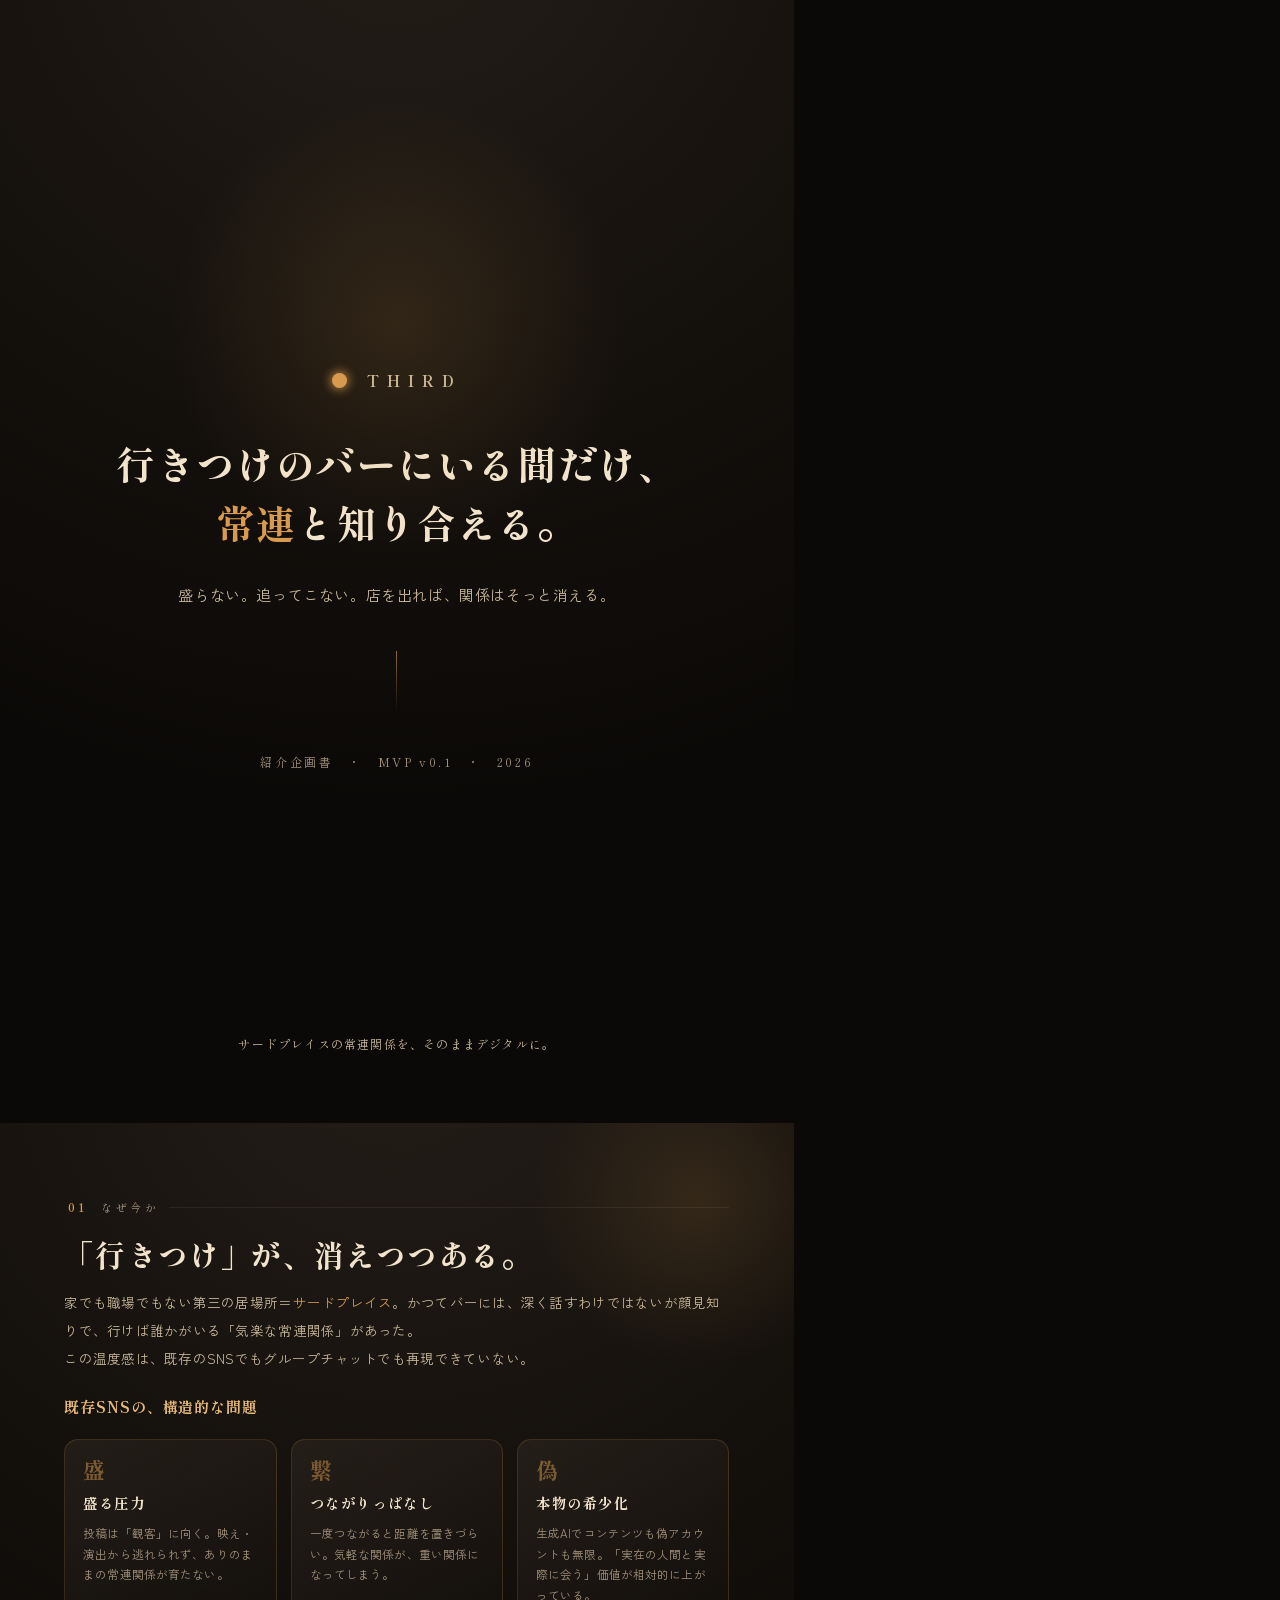
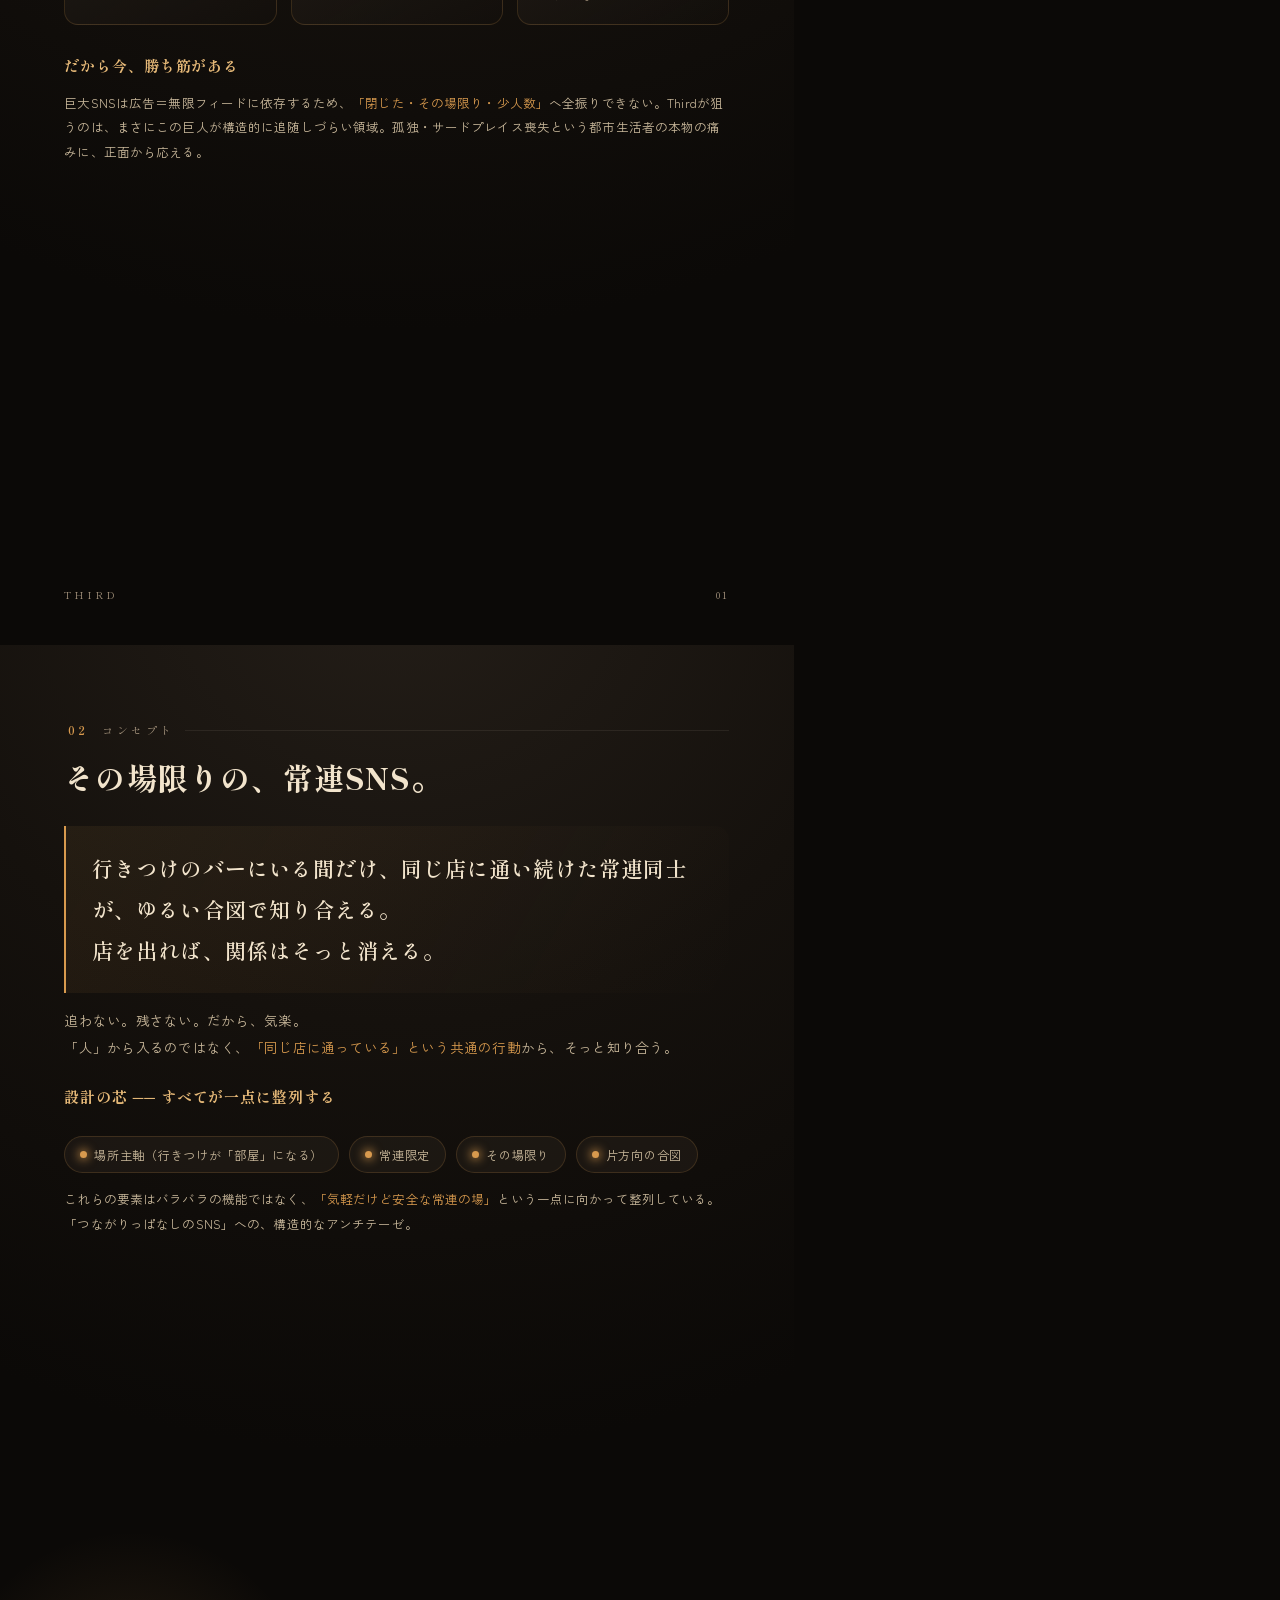
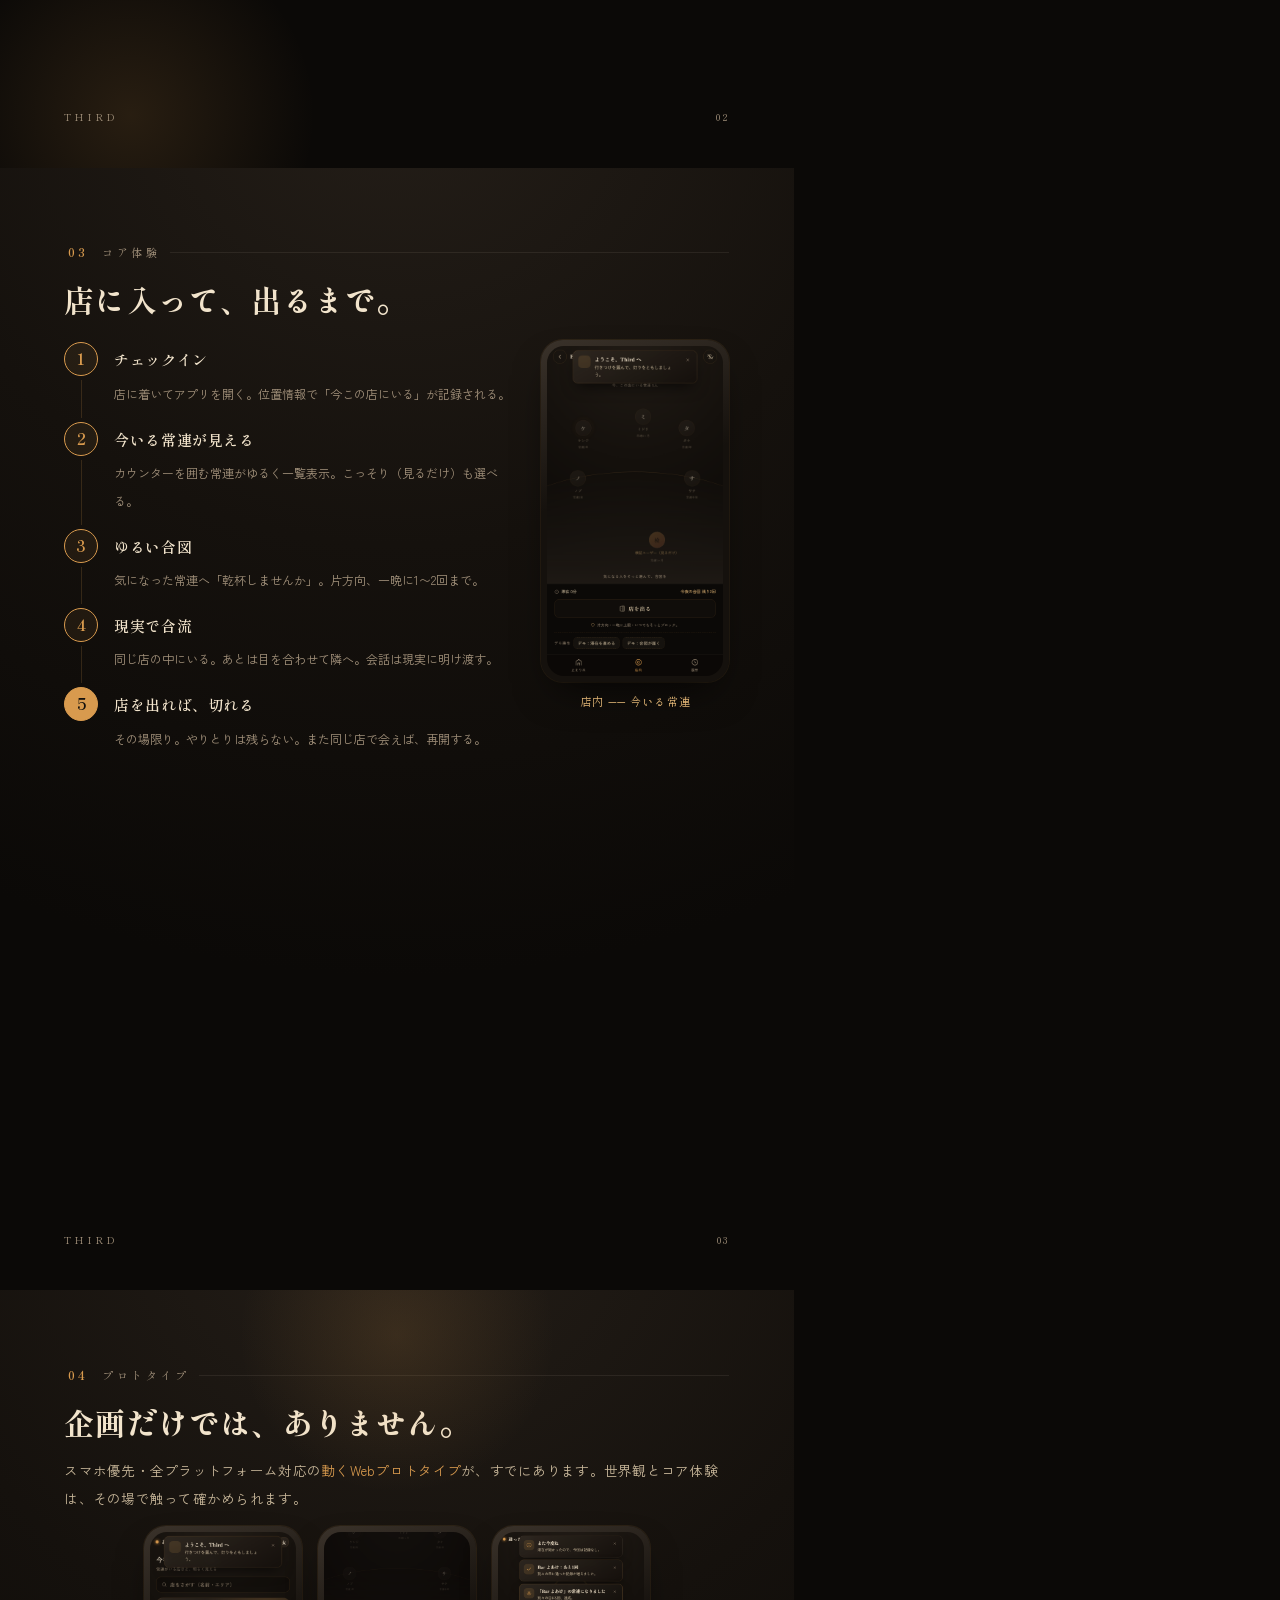
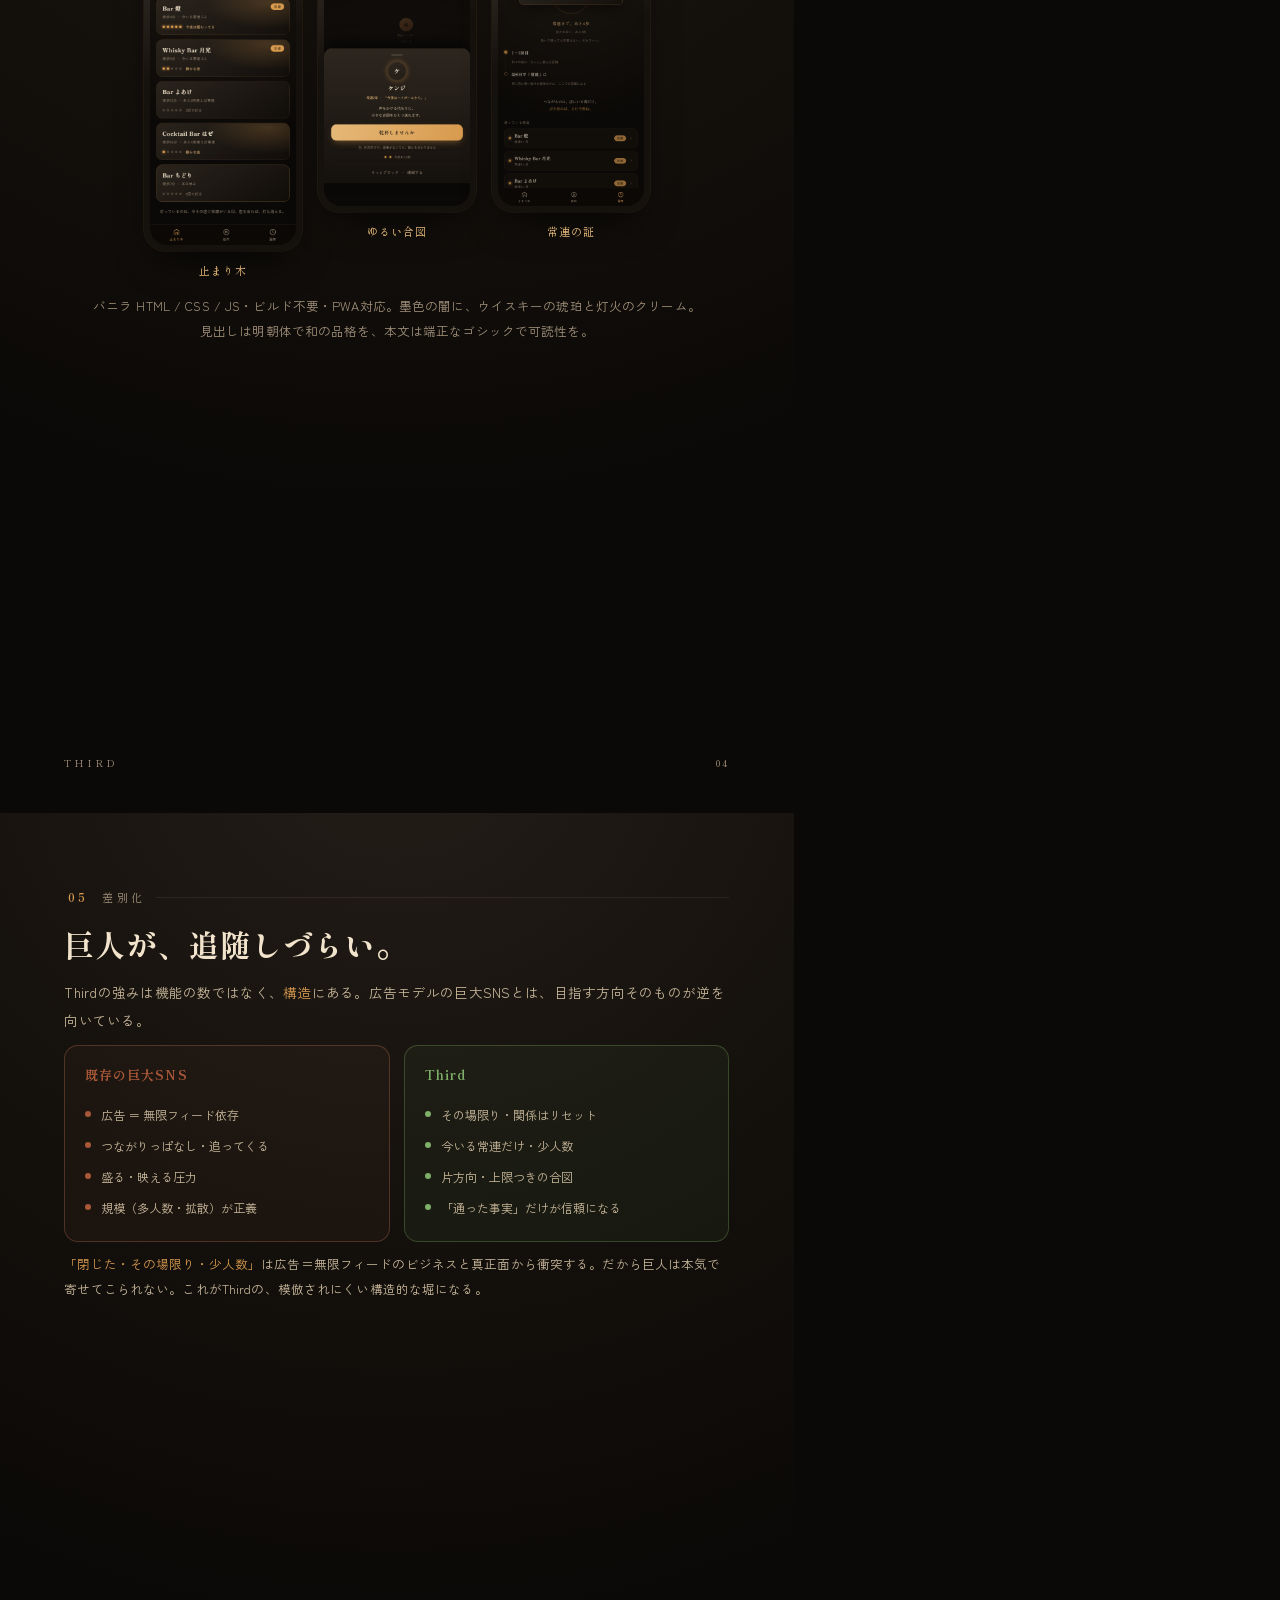
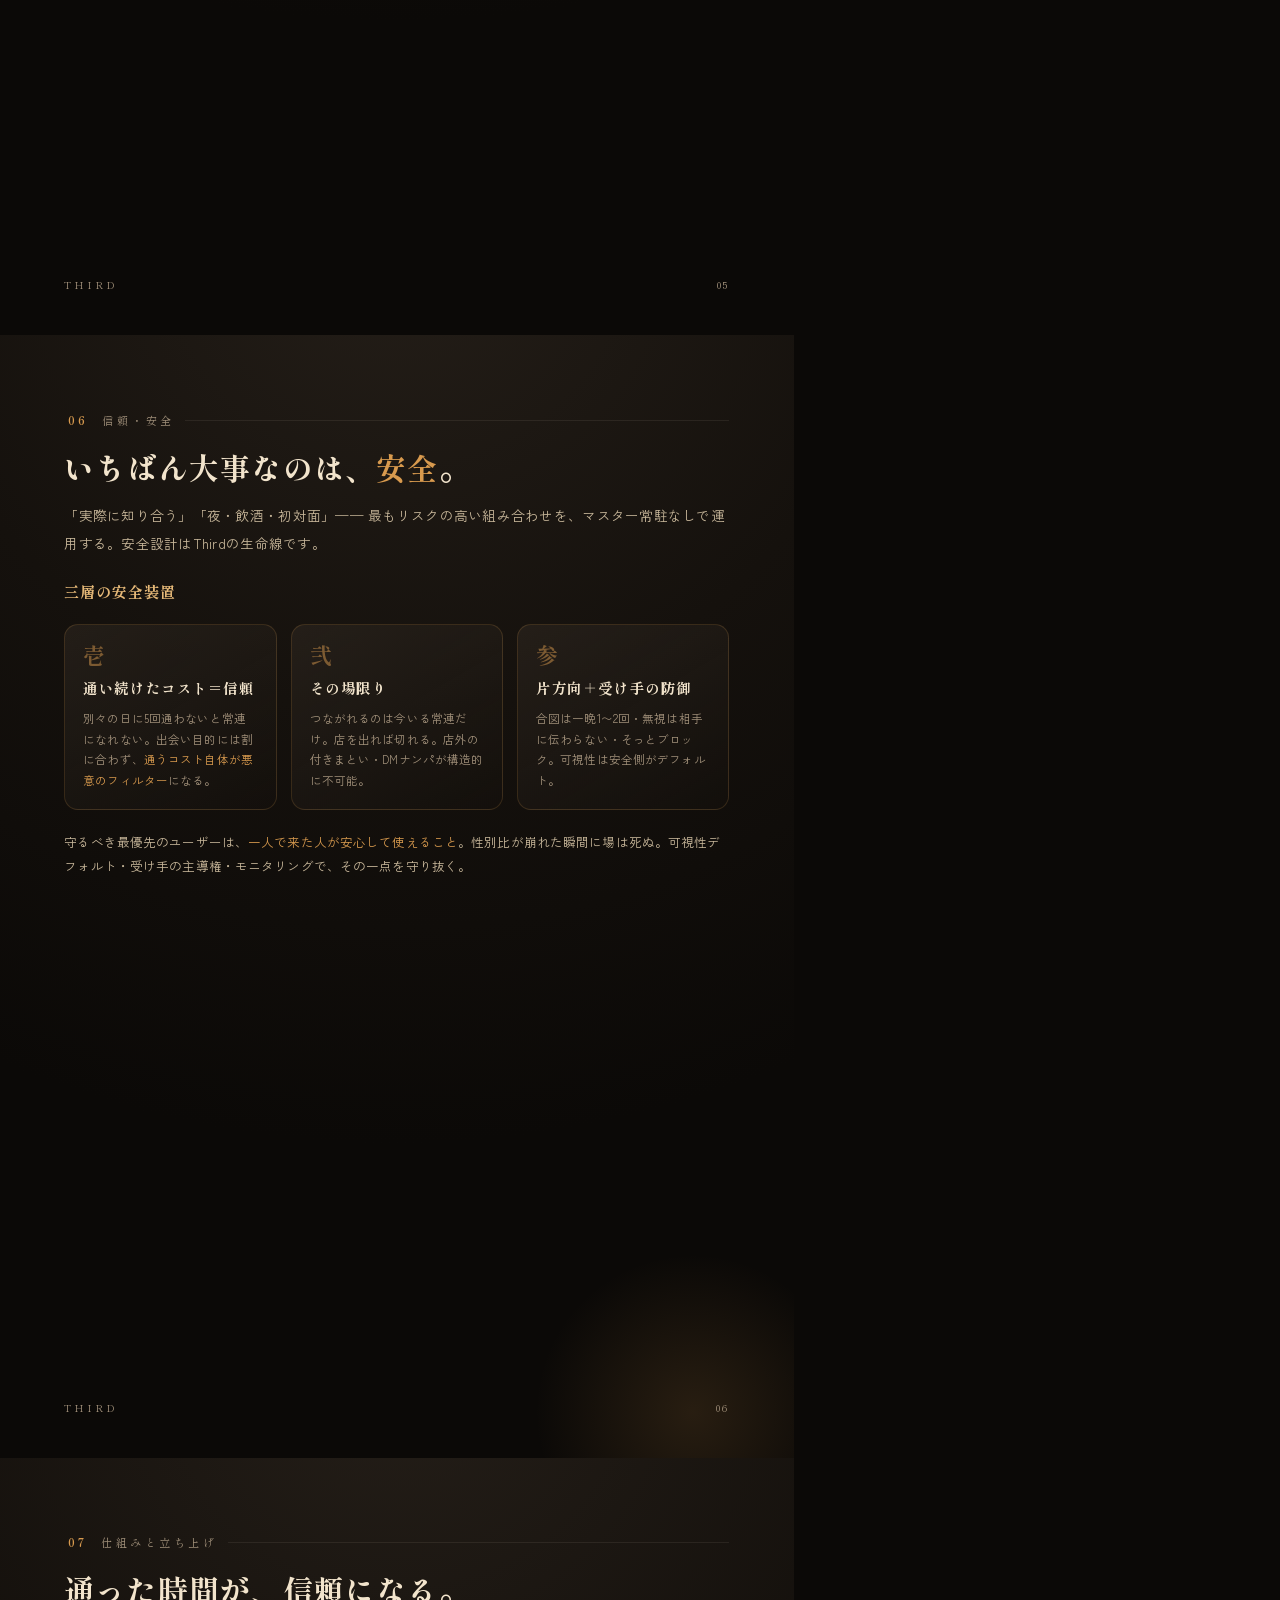
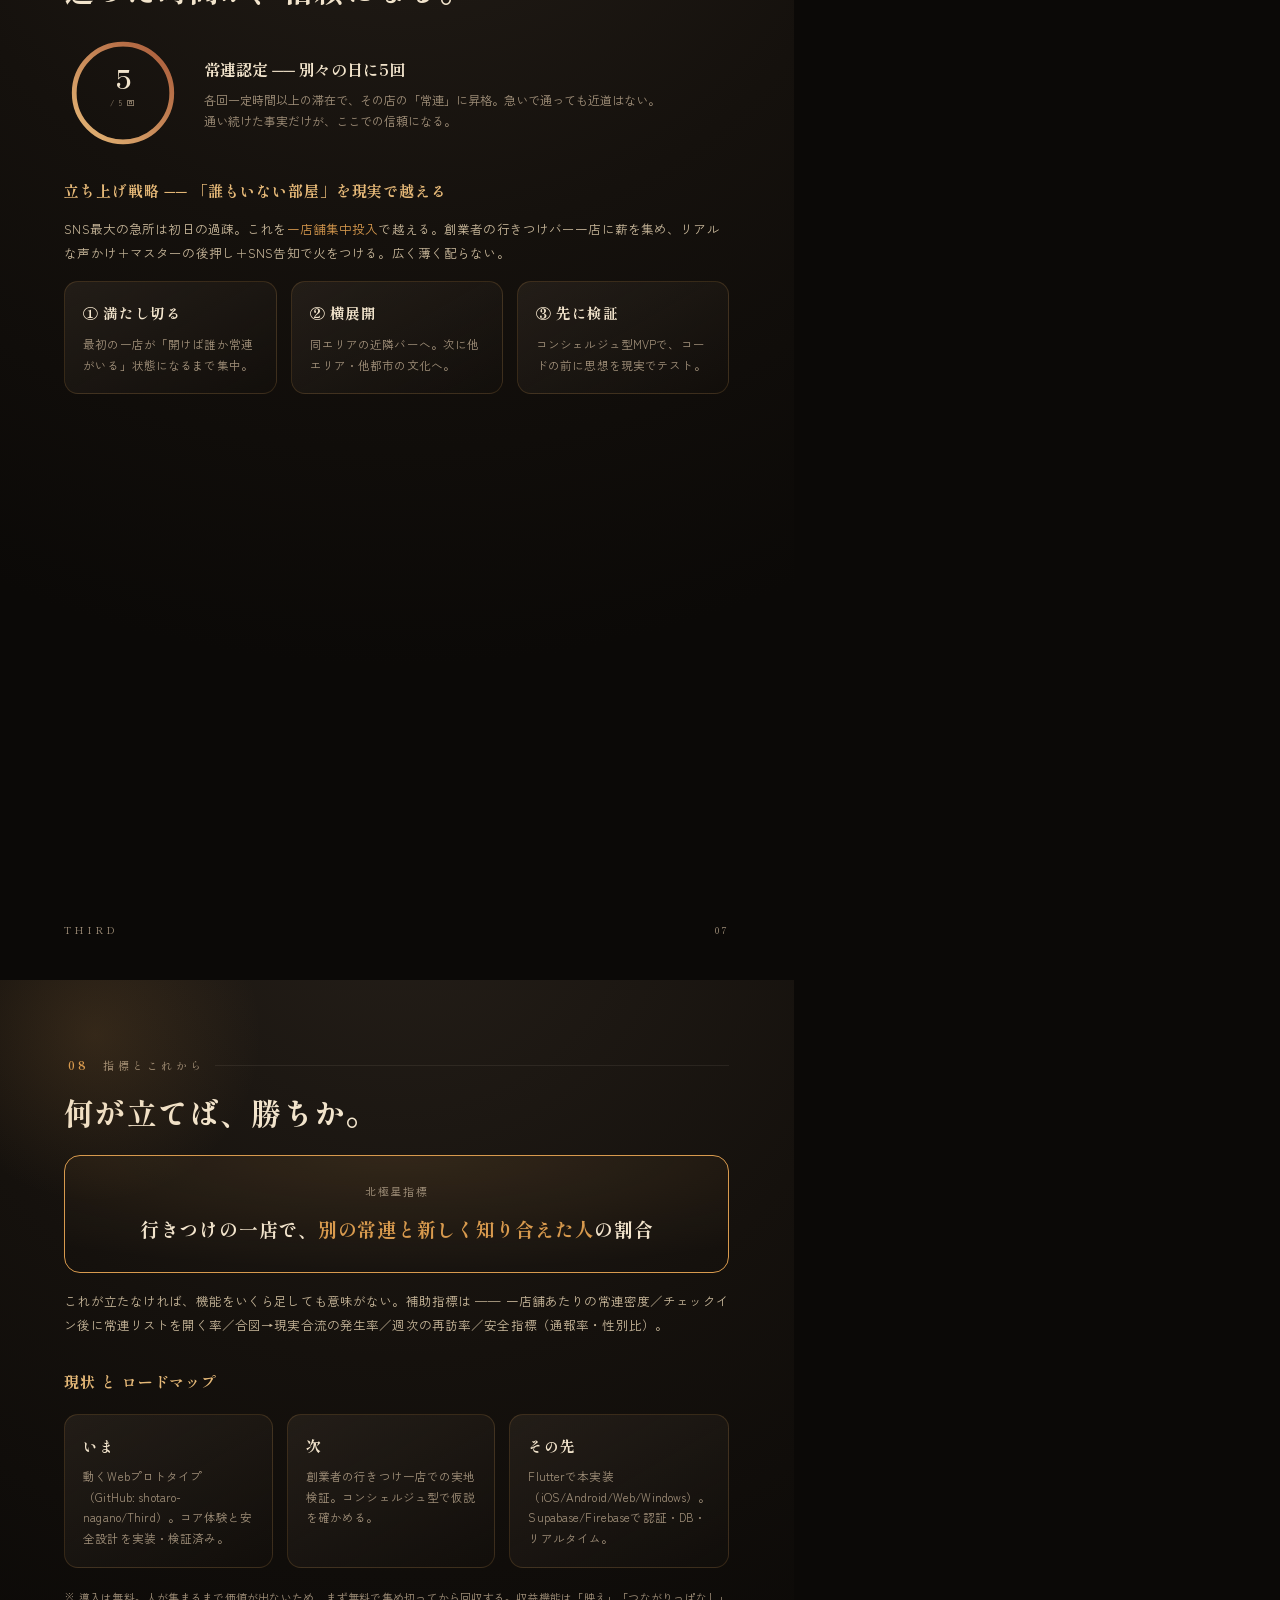
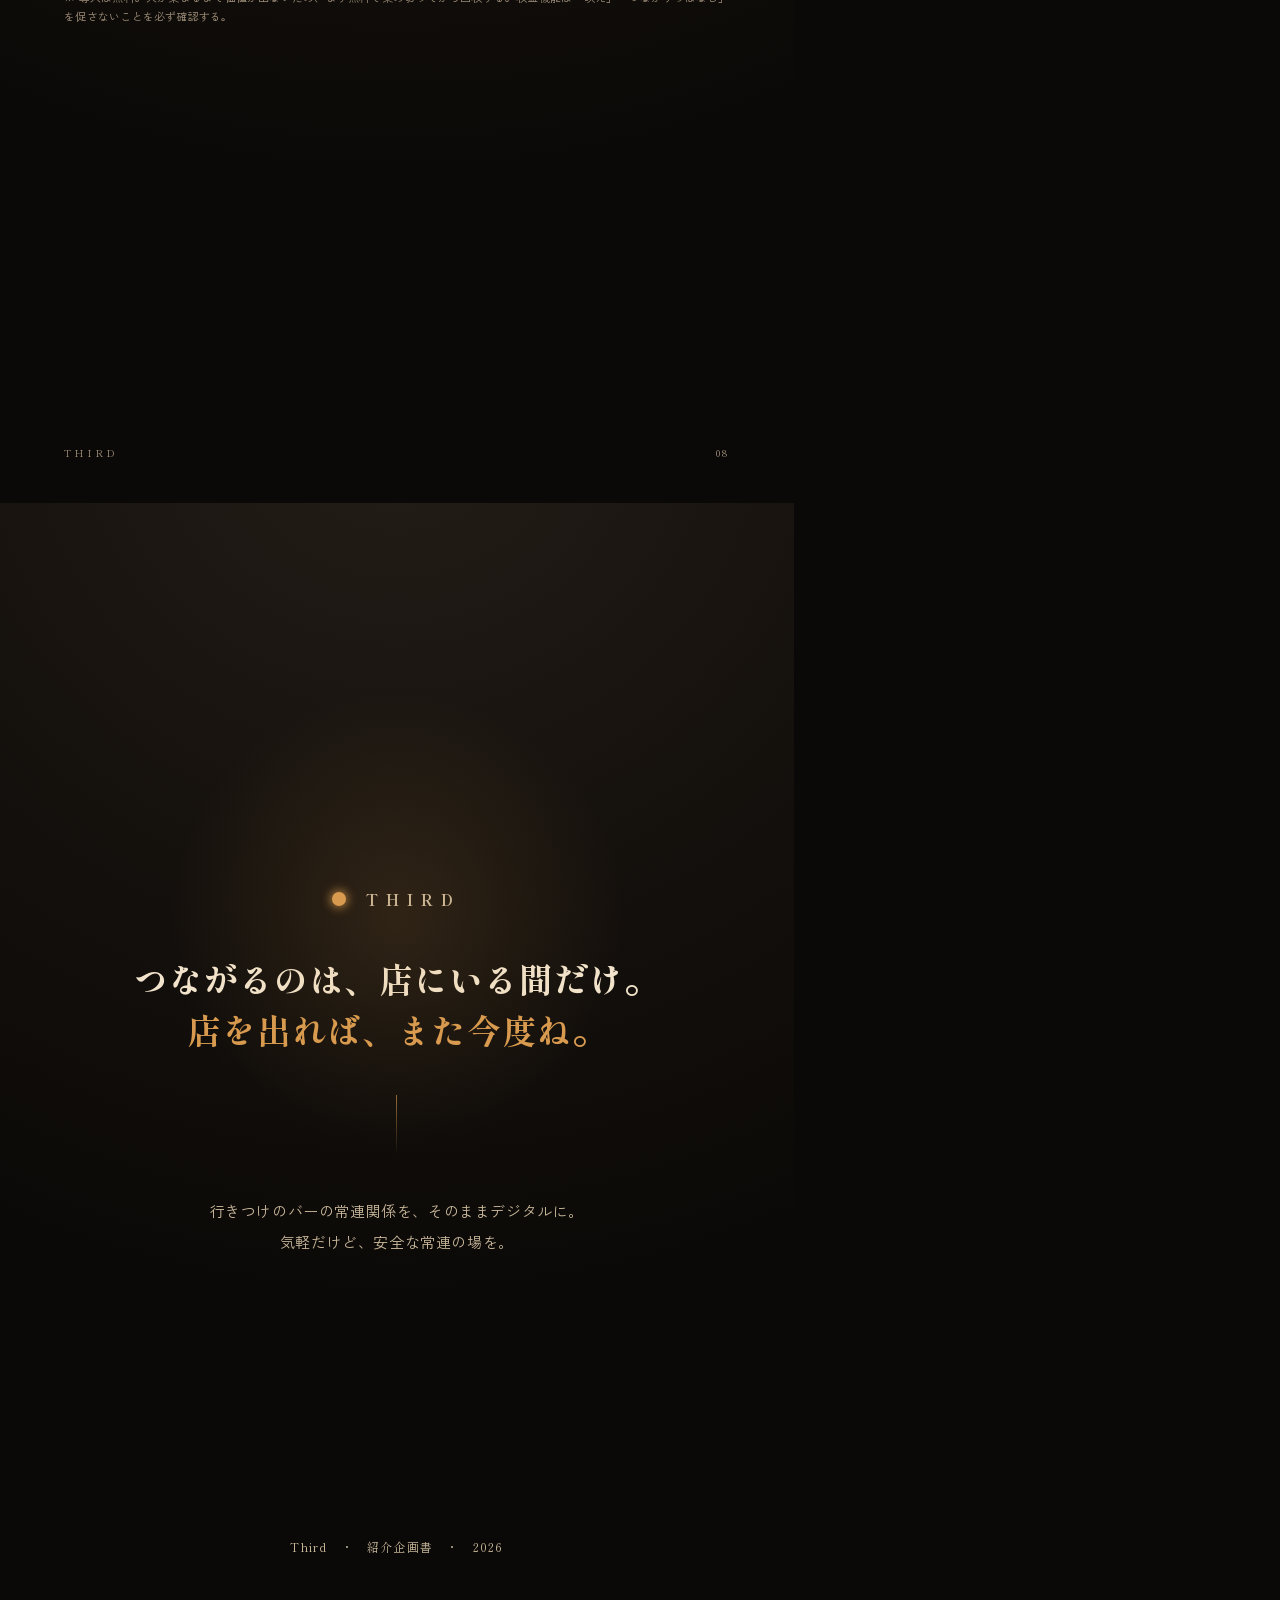
<file: docs/Third_紹介企画書.html>
<!DOCTYPE html>
<html lang="ja">
<head>
<meta charset="UTF-8">
<title>Third — 紹介企画書</title>
<link rel="preconnect" href="https://fonts.googleapis.com">
<link rel="preconnect" href="https://fonts.gstatic.com" crossorigin>
<link href="https://fonts.googleapis.com/css2?family=Shippori+Mincho:wght@500;600;700;800&family=Zen+Kaku+Gothic+New:wght@400;500;700&display=swap" rel="stylesheet">
<style>
  :root{
    --ink:#15110D; --char:#241E18; --char-2:#2E2720;
    --amber:#D89A4E; --amber-soft:#E6B978; --cream:#F2E4CC; --cream-dim:#C9B89B;
    --copper:#A85838; --muted:#A1907A;
    --line:rgba(216,154,78,.18); --line-soft:rgba(242,228,204,.08);
    --mincho:'Shippori Mincho',serif; --gothic:'Zen Kaku Gothic New',sans-serif;
    --ok:#7FB069;
  }
  @page{ size:A4; margin:0; }
  *{ margin:0; padding:0; box-sizing:border-box; }
  html,body{ background:#0B0907; color:var(--cream); font-family:var(--gothic); line-height:1.75;
    -webkit-print-color-adjust:exact; print-color-adjust:exact; }
  em{ font-style:normal; color:var(--amber); }

  .page{
    position:relative; width:210mm; height:297mm; overflow:hidden;
    padding:20mm 17mm 16mm; display:flex; flex-direction:column;
    background:radial-gradient(120% 80% at 50% -8%, #241E18 0%, #15110D 52%, #0B0907 100%);
    page-break-after:always;
  }
  .page:last-child{ page-break-after:auto; }
  .glow{ position:absolute; border-radius:50%; pointer-events:none;
    background:radial-gradient(circle, rgba(216,154,78,.14), transparent 62%); }

  .eyebrow{ display:flex; align-items:center; gap:10px; font-family:var(--mincho);
    font-size:11px; letter-spacing:.32em; color:var(--muted); text-indent:.32em; margin-bottom:16px; }
  .eyebrow .no{ color:var(--amber); font-weight:700; }
  .eyebrow .bar{ flex:1; height:1px; background:var(--line-soft); }
  h2.sec{ font-family:var(--mincho); font-weight:800; font-size:30px; line-height:1.4;
    letter-spacing:.04em; color:var(--cream); margin-bottom:14px; }
  h3.sub{ font-family:var(--mincho); font-weight:700; font-size:15px; letter-spacing:.06em;
    color:var(--amber-soft); margin:22px 0 12px; }
  p.lead{ font-size:13.5px; line-height:2.05; color:var(--cream-dim); letter-spacing:.02em; }
  p.body{ font-size:12.5px; line-height:1.95; color:var(--cream-dim); letter-spacing:.01em; margin-bottom:10px; }
  .small{ font-size:11px; color:var(--muted); line-height:1.8; letter-spacing:.02em; }

  .lantern{ width:11px; height:11px; border-radius:50%; background:var(--amber);
    box-shadow:0 0 10px 2px rgba(216,154,78,.7); display:inline-block; flex-shrink:0; }

  /* cover */
  .cover{ align-items:center; justify-content:center; text-align:center; }
  .cover .mark{ display:inline-flex; align-items:center; gap:12px; margin-bottom:40px; }
  .cover .mark span{ font-family:var(--mincho); font-weight:700; font-size:16px; letter-spacing:.5em;
    color:var(--cream-dim); text-indent:.5em; }
  .cover h1{ font-family:var(--mincho); font-weight:800; font-size:39px; line-height:1.5;
    letter-spacing:.03em; color:var(--cream); }
  .cover .tag{ margin-top:28px; font-size:15px; line-height:2.1; color:var(--cream-dim); letter-spacing:.04em; }
  .cover .rule{ width:1px; height:60px; margin:40px auto; background:linear-gradient(var(--amber),transparent); opacity:.65; }
  .cover .meta{ font-family:var(--mincho); font-size:12px; letter-spacing:.22em; color:var(--muted); }
  .cover .foot{ position:absolute; bottom:18mm; left:0; right:0; text-align:center;
    font-family:var(--mincho); font-size:12px; letter-spacing:.1em; color:var(--cream-dim); }

  /* cards */
  .cards{ display:grid; grid-template-columns:repeat(3,1fr); gap:14px; margin:6px 0; }
  .cards.two{ grid-template-columns:1fr 1fr; }
  .card{ border:1px solid var(--line); border-radius:14px; padding:18px 18px;
    background:linear-gradient(150deg,rgba(46,39,32,.6),rgba(21,17,13,.4)); }
  .card .k{ font-family:var(--mincho); font-weight:800; font-size:22px; color:rgba(216,154,78,.5); line-height:1; margin-bottom:10px; }
  .card h4{ font-family:var(--mincho); font-weight:700; font-size:14.5px; letter-spacing:.04em; color:var(--cream); margin-bottom:8px; }
  .card p{ font-size:11.5px; line-height:1.8; color:var(--muted); letter-spacing:.01em; }

  .quote{ font-family:var(--mincho); font-weight:600; font-size:21px; line-height:1.95;
    letter-spacing:.05em; color:var(--cream); padding:22px 26px; border-left:2px solid var(--amber);
    background:linear-gradient(120deg,rgba(216,154,78,.08),transparent); border-radius:0 14px 14px 0; margin:14px 0; }

  .pills{ display:flex; flex-wrap:wrap; gap:10px; margin:14px 0; }
  .pill{ display:inline-flex; align-items:center; gap:7px; font-size:12px; letter-spacing:.06em;
    border:1px solid var(--line); border-radius:20px; padding:7px 15px; color:var(--cream-dim);
    background:rgba(46,39,32,.4); }
  .pill .lantern{ width:7px; height:7px; }

  /* flow steps */
  .flow{ display:flex; flex-direction:column; gap:0; margin:8px 0; }
  .fstep{ display:flex; gap:16px; }
  .fstep .n{ width:34px; height:34px; flex-shrink:0; border-radius:50%; border:1px solid var(--amber);
    display:flex; align-items:center; justify-content:center; font-family:var(--mincho); font-weight:700;
    font-size:15px; color:var(--amber); background:rgba(216,154,78,.08); }
  .fstep:last-child .n{ background:var(--amber); color:var(--ink); }
  .fcol{ display:flex; flex-direction:column; align-items:center; }
  .fcol .ln{ width:1px; flex:1; background:var(--line); min-height:14px; margin:4px 0; }
  .fstep .tx{ padding-bottom:16px; padding-top:5px; }
  .fstep .tx b{ display:block; font-family:var(--mincho); font-weight:600; font-size:15px; color:var(--cream);
    letter-spacing:.04em; margin-bottom:4px; }
  .fstep .tx span{ font-size:12px; color:var(--muted); line-height:1.75; }

  /* phone shots */
  .deck{ display:flex; gap:16px; justify-content:center; align-items:flex-start; margin:14px 0; }
  .shot{ display:flex; flex-direction:column; align-items:center; gap:10px; }
  .shot .frame{ width:158px; border-radius:22px; padding:6px; background:linear-gradient(160deg,#3a322a,#15110D 42%);
    box-shadow:0 18px 40px -16px rgba(0,0,0,.8), 0 0 0 1px rgba(216,154,78,.1); }
  .shot .frame img{ width:100%; display:block; border-radius:17px; }
  .shot .cap{ font-family:var(--mincho); font-size:11px; letter-spacing:.1em; color:var(--amber-soft); }
  .shot.lg .frame{ width:188px; }

  /* compare */
  .compare{ display:grid; grid-template-columns:1fr 1fr; gap:14px; margin:10px 0; }
  .col{ border-radius:14px; padding:18px 20px; }
  .col.bad{ border:1px solid rgba(199,123,90,.3); background:rgba(199,123,90,.05); }
  .col.good{ border:1px solid rgba(127,176,105,.3); background:rgba(127,176,105,.06); }
  .col h5{ font-family:var(--mincho); font-size:13px; letter-spacing:.08em; margin-bottom:12px; font-weight:700; }
  .col.bad h5{ color:var(--copper); } .col.good h5{ color:var(--ok); }
  .col li{ list-style:none; font-size:12px; line-height:1.6; color:var(--cream-dim); padding:6px 0 6px 16px; position:relative; }
  .col li::before{ content:""; position:absolute; left:0; top:12px; width:6px; height:6px; border-radius:50%; }
  .col.bad li::before{ background:var(--copper); } .col.good li::before{ background:var(--ok); }

  .kpi{ border:1px solid var(--amber); border-radius:16px; padding:26px; text-align:center;
    background:radial-gradient(120% 140% at 50% 0%,rgba(216,154,78,.12),transparent 70%); margin:8px 0 16px; }
  .kpi .lbl{ font-size:11px; letter-spacing:.16em; color:var(--muted); margin-bottom:12px; }
  .kpi .star{ font-family:var(--mincho); font-weight:700; font-size:19px; line-height:1.7; color:var(--cream); letter-spacing:.04em; }

  .ringwrap{ display:flex; align-items:center; gap:22px; margin:10px 0 4px; }
  .ringwrap .txt b{ display:block; font-family:var(--mincho); font-size:16px; color:var(--cream); margin-bottom:6px; }
  .ringwrap .txt p{ font-size:12px; color:var(--muted); line-height:1.8; }

  .foot-no{ position:absolute; bottom:11mm; right:17mm; font-family:var(--mincho); font-size:10px;
    letter-spacing:.2em; color:var(--muted); }
  .foot-brand{ position:absolute; bottom:11mm; left:17mm; font-family:var(--mincho); font-size:10px;
    letter-spacing:.3em; color:var(--muted); }

  .spacer{ flex:1; }
</style>
</head>
<body>

<!-- ============ 表紙 ============ -->
<section class="page cover">
  <div class="glow" style="width:520px;height:520px;top:6%;left:50%;transform:translateX(-50%);"></div>
  <div class="mark"><span class="lantern" style="width:15px;height:15px;"></span><span>THIRD</span></div>
  <h1>行きつけのバーにいる間だけ、<br><em>常連</em>と知り合える。</h1>
  <p class="tag">盛らない。追ってこない。店を出れば、関係はそっと消える。</p>
  <div class="rule"></div>
  <div class="meta">紹介企画書　・　MVP v0.1　・　2026</div>
  <div class="foot">サードプレイスの常連関係を、そのままデジタルに。</div>
</section>

<!-- ============ 01 課題 ============ -->
<section class="page">
  <div class="glow" style="width:380px;height:380px;top:-10%;right:-12%;"></div>
  <div class="eyebrow"><span class="no">01</span><span>なぜ今か</span><span class="bar"></span></div>
  <h2 class="sec">「行きつけ」が、消えつつある。</h2>
  <p class="lead">家でも職場でもない第三の居場所＝<em>サードプレイス</em>。かつてバーには、深く話すわけではないが顔見知りで、行けば誰かがいる「気楽な常連関係」があった。<br>この温度感は、既存のSNSでもグループチャットでも再現できていない。</p>

  <h3 class="sub">既存SNSの、構造的な問題</h3>
  <div class="cards">
    <div class="card"><div class="k">盛</div><h4>盛る圧力</h4><p>投稿は「観客」に向く。映え・演出から逃れられず、ありのままの常連関係が育たない。</p></div>
    <div class="card"><div class="k">繋</div><h4>つながりっぱなし</h4><p>一度つながると距離を置きづらい。気軽な関係が、重い関係になってしまう。</p></div>
    <div class="card"><div class="k">偽</div><h4>本物の希少化</h4><p>生成AIでコンテンツも偽アカウントも無限。「実在の人間と実際に会う」価値が相対的に上がっている。</p></div>
  </div>

  <h3 class="sub">だから今、勝ち筋がある</h3>
  <p class="body">巨大SNSは広告＝無限フィードに依存するため、<em>「閉じた・その場限り・少人数」</em>へ全振りできない。Thirdが狙うのは、まさにこの巨人が構造的に追随しづらい領域。孤独・サードプレイス喪失という都市生活者の本物の痛みに、正面から応える。</p>
  <div class="spacer"></div>
  <div class="foot-brand">THIRD</div><div class="foot-no">01</div>
</section>

<!-- ============ 02 コンセプト ============ -->
<section class="page">
  <div class="glow" style="width:420px;height:420px;bottom:-14%;left:-10%;"></div>
  <div class="eyebrow"><span class="no">02</span><span>コンセプト</span><span class="bar"></span></div>
  <h2 class="sec">その場限りの、常連SNS。</h2>
  <div class="quote">行きつけのバーにいる間だけ、同じ店に通い続けた常連同士が、ゆるい合図で知り合える。<br>店を出れば、関係はそっと消える。</div>
  <p class="lead">追わない。残さない。だから、気楽。<br>「人」から入るのではなく、<em>「同じ店に通っている」という共通の行動</em>から、そっと知り合う。</p>

  <h3 class="sub">設計の芯 ── すべてが一点に整列する</h3>
  <div class="pills">
    <span class="pill"><span class="lantern"></span>場所主軸（行きつけが「部屋」になる）</span>
    <span class="pill"><span class="lantern"></span>常連限定</span>
    <span class="pill"><span class="lantern"></span>その場限り</span>
    <span class="pill"><span class="lantern"></span>片方向の合図</span>
  </div>
  <p class="body">これらの要素はバラバラの機能ではなく、<em>「気軽だけど安全な常連の場」</em>という一点に向かって整列している。「つながりっぱなしのSNS」への、構造的なアンチテーゼ。</p>
  <div class="spacer"></div>
  <div class="foot-brand">THIRD</div><div class="foot-no">02</div>
</section>

<!-- ============ 03 コア体験 ============ -->
<section class="page">
  <div class="eyebrow"><span class="no">03</span><span>コア体験</span><span class="bar"></span></div>
  <h2 class="sec">店に入って、出るまで。</h2>
  <div style="display:flex;gap:24px;align-items:flex-start;">
    <div style="flex:1;">
      <div class="flow">
        <div class="fstep"><div class="fcol"><div class="n">1</div><div class="ln"></div></div><div class="tx"><b>チェックイン</b><span>店に着いてアプリを開く。位置情報で「今この店にいる」が記録される。</span></div></div>
        <div class="fstep"><div class="fcol"><div class="n">2</div><div class="ln"></div></div><div class="tx"><b>今いる常連が見える</b><span>カウンターを囲む常連がゆるく一覧表示。こっそり（見るだけ）も選べる。</span></div></div>
        <div class="fstep"><div class="fcol"><div class="n">3</div><div class="ln"></div></div><div class="tx"><b>ゆるい合図</b><span>気になった常連へ「乾杯しませんか」。片方向、一晩に1〜2回まで。</span></div></div>
        <div class="fstep"><div class="fcol"><div class="n">4</div><div class="ln"></div></div><div class="tx"><b>現実で合流</b><span>同じ店の中にいる。あとは目を合わせて隣へ。会話は現実に明け渡す。</span></div></div>
        <div class="fstep"><div class="fcol"><div class="n">5</div></div><div class="tx"><b>店を出れば、切れる</b><span>その場限り。やりとりは残らない。また同じ店で会えば、再開する。</span></div></div>
      </div>
    </div>
    <div class="shot lg" style="margin-top:6px;">
      <div class="frame"><img src="shot-venue.png" alt="店内"></div>
      <div class="cap">店内 ── 今いる常連</div>
    </div>
  </div>
  <div class="spacer"></div>
  <div class="foot-brand">THIRD</div><div class="foot-no">03</div>
</section>

<!-- ============ 04 プロトタイプ ============ -->
<section class="page">
  <div class="glow" style="width:360px;height:360px;top:-12%;left:50%;transform:translateX(-50%);"></div>
  <div class="eyebrow"><span class="no">04</span><span>プロトタイプ</span><span class="bar"></span></div>
  <h2 class="sec">企画だけでは、ありません。</h2>
  <p class="lead">スマホ優先・全プラットフォーム対応の<em>動くWebプロトタイプ</em>が、すでにあります。世界観とコア体験は、その場で触って確かめられます。</p>
  <div class="deck">
    <div class="shot"><div class="frame"><img src="shot-home-bar.png" alt="止まり木"></div><div class="cap">止まり木</div></div>
    <div class="shot"><div class="frame"><img src="shot-signal.png" alt="ゆるい合図"></div><div class="cap">ゆるい合図</div></div>
    <div class="shot"><div class="frame"><img src="shot-history.png" alt="常連の証"></div><div class="cap">常連の証</div></div>
  </div>
  <p class="body" style="text-align:center;color:var(--muted);">バニラ HTML / CSS / JS・ビルド不要・PWA対応。墨色の闇に、ウイスキーの琥珀と灯火のクリーム。<br>見出しは明朝体で和の品格を、本文は端正なゴシックで可読性を。</p>
  <div class="spacer"></div>
  <div class="foot-brand">THIRD</div><div class="foot-no">04</div>
</section>

<!-- ============ 05 差別化 ============ -->
<section class="page">
  <div class="eyebrow"><span class="no">05</span><span>差別化</span><span class="bar"></span></div>
  <h2 class="sec">巨人が、追随しづらい。</h2>
  <p class="lead">Thirdの強みは機能の数ではなく、<em>構造</em>にある。広告モデルの巨大SNSとは、目指す方向そのものが逆を向いている。</p>
  <div class="compare">
    <div class="col bad"><h5>既存の巨大SNS</h5>
      <li>広告 ＝ 無限フィード依存</li>
      <li>つながりっぱなし・追ってくる</li>
      <li>盛る・映える圧力</li>
      <li>規模（多人数・拡散）が正義</li>
    </div>
    <div class="col good"><h5>Third</h5>
      <li>その場限り・関係はリセット</li>
      <li>今いる常連だけ・少人数</li>
      <li>片方向・上限つきの合図</li>
      <li>「通った事実」だけが信頼になる</li>
    </div>
  </div>
  <p class="body"><em>「閉じた・その場限り・少人数」</em>は広告＝無限フィードのビジネスと真正面から衝突する。だから巨人は本気で寄せてこられない。これがThirdの、模倣されにくい構造的な堀になる。</p>
  <div class="spacer"></div>
  <div class="foot-brand">THIRD</div><div class="foot-no">05</div>
</section>

<!-- ============ 06 安全設計 ============ -->
<section class="page">
  <div class="glow" style="width:360px;height:360px;bottom:-12%;right:-10%;"></div>
  <div class="eyebrow"><span class="no">06</span><span>信頼・安全</span><span class="bar"></span></div>
  <h2 class="sec">いちばん大事なのは、<em>安全</em>。</h2>
  <p class="lead">「実際に知り合う」「夜・飲酒・初対面」── 最もリスクの高い組み合わせを、マスター常駐なしで運用する。安全設計はThirdの生命線です。</p>
  <h3 class="sub">三層の安全装置</h3>
  <div class="cards">
    <div class="card"><div class="k">壱</div><h4>通い続けたコスト＝信頼</h4><p>別々の日に5回通わないと常連になれない。出会い目的には割に合わず、<em>通うコスト自体が悪意のフィルター</em>になる。</p></div>
    <div class="card"><div class="k">弐</div><h4>その場限り</h4><p>つながれるのは今いる常連だけ。店を出れば切れる。店外の付きまとい・DMナンパが構造的に不可能。</p></div>
    <div class="card"><div class="k">参</div><h4>片方向＋受け手の防御</h4><p>合図は一晩1〜2回・無視は相手に伝わらない・そっとブロック。可視性は安全側がデフォルト。</p></div>
  </div>
  <p class="body" style="margin-top:14px;">守るべき最優先のユーザーは、<em>一人で来た人が安心して使えること</em>。性別比が崩れた瞬間に場は死ぬ。可視性デフォルト・受け手の主導権・モニタリングで、その一点を守り抜く。</p>
  <div class="spacer"></div>
  <div class="foot-brand">THIRD</div><div class="foot-no">06</div>
</section>

<!-- ============ 07 仕組みと戦略 ============ -->
<section class="page">
  <div class="eyebrow"><span class="no">07</span><span>仕組みと立ち上げ</span><span class="bar"></span></div>
  <h2 class="sec">通った時間が、信頼になる。</h2>
  <div class="ringwrap">
    <svg width="118" height="118" viewBox="0 0 150 150">
      <circle cx="75" cy="75" r="62" fill="none" stroke="rgba(216,154,78,.14)" stroke-width="6"/>
      <circle cx="75" cy="75" r="62" fill="none" stroke="url(#g)" stroke-width="6" stroke-linecap="round"
        stroke-dasharray="389.5" stroke-dashoffset="0" transform="rotate(-90 75 75)"/>
      <defs><linearGradient id="g" x1="0" y1="0" x2="1" y2="1"><stop offset="0" stop-color="#E6B978"/><stop offset="1" stop-color="#A85838"/></linearGradient></defs>
      <text x="75" y="70" text-anchor="middle" fill="#F2E4CC" font-family="'Shippori Mincho',serif" font-weight="700" font-size="34">5</text>
      <text x="75" y="92" text-anchor="middle" fill="#A1907A" font-size="10" letter-spacing="2">/ 5 回</text>
    </svg>
    <div class="txt"><b>常連認定 ── 別々の日に5回</b><p>各回一定時間以上の滞在で、その店の「常連」に昇格。急いで通っても近道はない。<br>通い続けた事実だけが、ここでの信頼になる。</p></div>
  </div>

  <h3 class="sub">立ち上げ戦略 ── 「誰もいない部屋」を現実で越える</h3>
  <p class="body">SNS最大の急所は初日の過疎。これを<em>一店舗集中投入</em>で越える。創業者の行きつけバー一店に薪を集め、リアルな声かけ＋マスターの後押し＋SNS告知で火をつける。広く薄く配らない。</p>
  <div class="cards" style="margin-top:6px;">
    <div class="card"><h4>① 満たし切る</h4><p>最初の一店が「開けば誰か常連がいる」状態になるまで集中。</p></div>
    <div class="card"><h4>② 横展開</h4><p>同エリアの近隣バーへ。次に他エリア・他都市の文化へ。</p></div>
    <div class="card"><h4>③ 先に検証</h4><p>コンシェルジュ型MVPで、コードの前に思想を現実でテスト。</p></div>
  </div>
  <div class="spacer"></div>
  <div class="foot-brand">THIRD</div><div class="foot-no">07</div>
</section>

<!-- ============ 08 指標とこれから ============ -->
<section class="page">
  <div class="glow" style="width:380px;height:380px;top:-12%;left:-12%;"></div>
  <div class="eyebrow"><span class="no">08</span><span>指標とこれから</span><span class="bar"></span></div>
  <h2 class="sec">何が立てば、勝ちか。</h2>
  <div class="kpi">
    <div class="lbl">北極星指標</div>
    <div class="star">行きつけの一店で、<em>別の常連と新しく知り合えた人</em>の割合</div>
  </div>
  <p class="body">これが立たなければ、機能をいくら足しても意味がない。補助指標は ── 一店舗あたりの常連密度／チェックイン後に常連リストを開く率／合図→現実合流の発生率／週次の再訪率／安全指標（通報率・性別比）。</p>

  <h3 class="sub">現状 と ロードマップ</h3>
  <div class="cards">
    <div class="card"><h4>いま</h4><p>動くWebプロトタイプ（GitHub: shotaro-nagano/Third）。コア体験と安全設計を実装・検証済み。</p></div>
    <div class="card"><h4>次</h4><p>創業者の行きつけ一店での実地検証。コンシェルジュ型で仮説を確かめる。</p></div>
    <div class="card"><h4>その先</h4><p>Flutterで本実装（iOS/Android/Web/Windows）。Supabase/Firebaseで認証・DB・リアルタイム。</p></div>
  </div>
  <p class="small" style="margin-top:14px;">※ 導入は無料。人が集まるまで価値が出ないため、まず無料で集め切ってから回収する。収益機能は「映え」「つながりっぱなし」を促さないことを必ず確認する。</p>
  <div class="spacer"></div>
  <div class="foot-brand">THIRD</div><div class="foot-no">08</div>
</section>

<!-- ============ クロージング ============ -->
<section class="page cover">
  <div class="glow" style="width:520px;height:520px;top:14%;left:50%;transform:translateX(-50%);"></div>
  <div class="mark"><span class="lantern" style="width:14px;height:14px;"></span><span>THIRD</span></div>
  <h1 style="font-size:34px;">つながるのは、店にいる間だけ。<br><em>店を出れば、また今度ね。</em></h1>
  <div class="rule"></div>
  <p class="tag" style="max-width:420px;margin:0 auto;">行きつけのバーの常連関係を、そのままデジタルに。<br>気軽だけど、安全な常連の場を。</p>
  <div class="foot">Third　・　紹介企画書　・　2026</div>
</section>

</body>
</html>
</file>
<file: css/tokens.css>
/* ============================================================
   Third — Design tokens & base
   「カウンターの灯り」: 墨色の闇に、ウイスキーの琥珀と灯火のクリーム。
   （Third_デザイン.html のトークンを正とする）
   ============================================================ */
:root{
  --ink:#15110D;       /* 墨色の闇 */
  --char:#241E18;      /* 炭 */
  --char-2:#2E2720;    /* 一段明るい炭 */
  --amber:#D89A4E;     /* ウイスキーの琥珀 */
  --amber-soft:#E6B978;
  --cream:#F2E4CC;     /* 灯火のクリーム */
  --cream-dim:#C9B89B; /* 沈んだクリーム */
  --copper:#A85838;    /* 赤銅 */
  --muted:#A1907A;     /* 燻んだ褐色グレー（カード面でも AA 4.5:1 を満たす明度に調整） */

  --line:rgba(216,154,78,.16);
  --line-soft:rgba(242,228,204,.08);

  --ok:#7FB069;
  --warn:#E6B978;
  --crit:#C77B5A;

  --mincho:'Shippori Mincho', serif;
  --gothic:'Zen Kaku Gothic New', sans-serif;

  --bg:#0B0907;

  /* device frame metrics */
  --device-w: 412px;
  --device-h: 880px;
  --radius-lg: 22px;
  --radius-md: 16px;

  --ease: cubic-bezier(.22,.61,.36,1);
}

*{margin:0;padding:0;box-sizing:border-box;-webkit-tap-highlight-color:transparent;}
html{scroll-behavior:smooth;}
html,body{height:100%;}
body{
  background:var(--bg);
  color:var(--cream);
  font-family:var(--gothic);
  -webkit-font-smoothing:antialiased;
  text-rendering:optimizeLegibility;
  line-height:1.7;
  overflow:hidden;            /* the app itself scrolls inside the device */
}
svg{display:block;}
button{font-family:inherit;color:inherit;background:none;border:none;cursor:pointer;}
input,textarea,select{font-family:inherit;color:inherit;}
em{font-style:normal;color:var(--amber);}
ul{list-style:none;}
a{color:var(--amber-soft);}

/* ----- 灯り（flicker）と息づかい（breathe） ----- */
@keyframes flicker{0%,100%{opacity:1;}48%{opacity:.92;}50%{opacity:.7;}52%{opacity:.95;}}
@keyframes breathe{0%,100%{opacity:.25;}50%{opacity:.8;}}
@keyframes rise{from{opacity:0;transform:translateY(10px);}to{opacity:1;transform:none;}}
@keyframes fade{from{opacity:0;}to{opacity:1;}}
@keyframes sheet-up{from{transform:translateY(100%);}to{transform:translateY(0);}}
@keyframes toast-in{from{opacity:0;transform:translateY(-14px) scale(.98);}to{opacity:1;transform:none;}}
@keyframes ring-fill{from{stroke-dashoffset:var(--from);}to{stroke-dashoffset:var(--to);}}
@keyframes lamp-on{from{transform:scale(.4);opacity:0;}to{transform:scale(1);opacity:1;}}

.lantern{
  width:9px;height:9px;border-radius:50%;background:var(--amber);
  box-shadow:0 0 8px 1px rgba(216,154,78,.7);
  animation:flicker 4s ease-in-out infinite;display:inline-block;flex-shrink:0;
}

/* ----- accessibility ----- */
:focus-visible{outline:2px solid var(--amber-soft);outline-offset:2px;border-radius:6px;}
.sr-only{position:absolute;width:1px;height:1px;padding:0;margin:-1px;overflow:hidden;
  clip:rect(0 0 0 0);white-space:nowrap;border:0;}

@media (prefers-reduced-motion: reduce){
  html{scroll-behavior:auto;}
  *,*::before,*::after{
    animation-duration:.001ms !important;
    animation-iteration-count:1 !important;
    transition-duration:.001ms !important;
  }
}
</file>
<file: css/app.css>
/* ============================================================
   Third — App shell / フレーム / 共通コンポーネント
   ============================================================ */

/* ---------- フレーム & 端末 ---------- */
.frame{
  position:fixed;inset:0;display:flex;align-items:center;justify-content:center;flex-direction:column;gap:14px;
  background:
    radial-gradient(120% 90% at 50% -10%, #14100B 0%, #0B0907 60%, #060504 100%);
  overflow:hidden;
}
.ambient{
  position:absolute;top:-12%;left:50%;transform:translateX(-50%);
  width:760px;height:760px;border-radius:50%;pointer-events:none;
  background:radial-gradient(circle, rgba(216,154,78,.10), transparent 60%);
}
.device{
  position:relative;z-index:1;
  width:100%;height:100%;
  background:radial-gradient(120% 80% at 50% -10%, #241E18 0%, #15110D 55%, #0B0907 100%);
  display:flex;flex-direction:column;overflow:hidden;
  padding-top:env(safe-area-inset-top);
}
.device__notch,.statusbar{display:none;}
.frame-cap{display:none;}

.stage{flex:1;display:flex;flex-direction:column;overflow:hidden;min-height:0;}
.overlay-host{position:absolute;inset:0;z-index:60;pointer-events:none;}
.overlay-host > *{pointer-events:auto;}
.toast-host{position:absolute;left:0;right:0;top:0;z-index:80;
  display:flex;flex-direction:column;align-items:center;gap:8px;padding:12px 12px 0;pointer-events:none;}
.toast-host > *{pointer-events:auto;}

/* デスクトップ：端末フレームに収める */
@media (min-width:600px) and (min-height:560px){
  .frame{padding:22px;}
  .device{
    width:var(--device-w);height:min(var(--device-h), 94vh);
    border-radius:42px;
    box-shadow:0 40px 90px -30px rgba(0,0,0,.85), 0 0 0 1px rgba(216,154,78,.1),
      inset 0 1px 1px rgba(242,228,204,.12);
    border:9px solid #15110D;
  }
  .device__notch{
    display:block;position:absolute;top:0;left:50%;transform:translateX(-50%);
    width:120px;height:24px;background:#0B0907;border-radius:0 0 16px 16px;z-index:40;
  }
  .statusbar{
    display:flex;align-items:flex-end;justify-content:space-between;
    height:38px;padding:0 24px 4px;font-size:11px;color:var(--cream-dim);font-weight:500;
    flex-shrink:0;z-index:20;
  }
  .statusbar .dots{display:flex;gap:3px;align-items:center;}
  .statusbar .dots i{width:4px;height:4px;border-radius:50%;background:var(--cream-dim);display:block;}
  .frame-cap{
    display:block;font-family:var(--mincho);font-size:11px;letter-spacing:.18em;
    color:var(--muted);text-align:center;text-indent:.18em;
  }
}

/* ---------- トップバー ---------- */
.topbar{display:flex;align-items:center;justify-content:space-between;
  padding:10px 16px 12px;flex-shrink:0;gap:10px;min-height:50px;}
.topbar__l{display:flex;align-items:center;gap:9px;min-width:0;}
.topbar__title{flex:1 1 auto;min-width:0;font-family:var(--mincho);font-weight:600;font-size:14px;letter-spacing:.1em;
  color:var(--cream);white-space:nowrap;overflow:hidden;text-overflow:ellipsis;}
.topbar__r{display:flex;align-items:center;gap:6px;flex-shrink:0;}
.ic-btn{width:38px;height:38px;border-radius:50%;border:1px solid var(--line);
  display:flex;align-items:center;justify-content:center;color:var(--cream-dim);flex-shrink:0;
  transition:border-color .2s, color .2s, background .2s;}
.ic-btn:hover{color:var(--cream);border-color:rgba(216,154,78,.4);}
.ic-btn .ic{width:18px;height:18px;}
.ic-btn--avatar{border:none;width:38px;height:38px;}

/* ---------- 本文スクロール域 ---------- */
.pbody{flex:1;overflow-y:auto;overflow-x:hidden;-webkit-overflow-scrolling:touch;min-height:0;}
.pbody::-webkit-scrollbar{width:0;height:0;}

/* ---------- タブバー ---------- */
.tabbar{flex-shrink:0;height:60px;border-top:1px solid var(--line-soft);
  display:flex;align-items:center;justify-content:space-around;
  padding-bottom:env(safe-area-inset-bottom);
  background:rgba(11,9,7,.72);backdrop-filter:blur(10px);}
.tab{display:flex;flex-direction:column;align-items:center;gap:4px;
  font-size:9px;letter-spacing:.1em;color:var(--muted);padding:6px 14px;border-radius:12px;
  transition:color .2s;}
.tab .ic{width:21px;height:21px;}
.tab.on{color:var(--amber);}
.tab.is-dim{opacity:.45;}

/* ---------- ボタン ---------- */
.btn{display:inline-flex;align-items:center;justify-content:center;gap:8px;width:100%;
  padding:15px 18px;border-radius:15px;font-family:var(--mincho);font-weight:700;font-size:15px;
  letter-spacing:.1em;transition:transform .12s var(--ease), box-shadow .2s, opacity .2s;}
.btn .ic{width:18px;height:18px;}
.btn:active{transform:translateY(1px) scale(.995);}
.btn--amber{color:var(--ink);background:linear-gradient(120deg,var(--amber-soft),var(--amber));
  box-shadow:0 10px 26px -8px rgba(216,154,78,.5);}
.btn--ghost{color:var(--cream-dim);border:1px solid var(--line);background:rgba(46,39,32,.4);}
.btn--ghost:disabled{opacity:.5;cursor:default;}
.btn--leave{color:var(--cream-dim);border:1px solid var(--line);background:rgba(21,17,13,.5);
  font-size:14px;}
.btn--leave:hover{border-color:rgba(199,123,90,.45);color:var(--cream);}
.btn--sm{width:auto;padding:10px 18px;font-size:13px;}

/* ---------- アバター ---------- */
.av{width:44px;height:44px;border-radius:50%;display:flex;align-items:center;justify-content:center;
  font-family:var(--mincho);font-weight:600;font-size:15px;color:var(--cream);position:relative;flex-shrink:0;
  background:linear-gradient(150deg,var(--char-2),var(--char));border:1px solid var(--line);}
.av--sm{width:30px;height:30px;font-size:12px;}
.av--lg{width:60px;height:60px;font-size:21px;box-shadow:0 0 20px 4px rgba(216,154,78,.28);}
.av--me{background:linear-gradient(150deg,var(--amber),var(--copper));color:var(--ink);border-color:var(--amber-soft);}
.av--ghost{opacity:.55;border-style:dashed;}
.av__glow{position:absolute;inset:-3px;border-radius:50%;
  box-shadow:0 0 14px 3px rgba(216,154,78,.4);opacity:0;animation:breathe 5s ease-in-out infinite;}

/* ---------- バッジ / チップ / pill ---------- */
.badge{font-size:9px;letter-spacing:.14em;font-family:var(--mincho);font-weight:600;color:var(--ink);
  background:var(--amber);padding:3px 9px;border-radius:20px;white-space:nowrap;}
.badge--soft{background:rgba(216,154,78,.16);color:var(--amber-soft);}
.chip{display:inline-flex;align-items:center;gap:5px;font-size:11px;letter-spacing:.04em;color:var(--cream-dim);
  border:1px solid var(--line);border-radius:20px;padding:5px 12px;background:rgba(46,39,32,.4);}
.chip .ic{width:13px;height:13px;color:var(--amber-soft);}
.mini-quota{font-size:10.5px;color:var(--amber-soft);letter-spacing:.04em;}

/* ---------- フォーム ---------- */
.field{display:flex;flex-direction:column;gap:7px;margin-bottom:14px;}
.field--sm{margin-bottom:10px;}
.field__l{font-size:11.5px;letter-spacing:.06em;color:var(--cream-dim);display:flex;align-items:center;gap:8px;}
.field__opt{font-size:9.5px;color:var(--muted);border:1px solid var(--line-soft);border-radius:10px;padding:2px 7px;}
.input{width:100%;background:rgba(11,9,7,.55);border:1px solid var(--line);border-radius:12px;
  padding:13px 14px;color:var(--cream);font-size:15px;letter-spacing:.02em;transition:border-color .2s, background .2s;}
.input::placeholder{color:var(--muted);}
.input:focus{outline:none;border-color:rgba(216,154,78,.55);background:rgba(11,9,7,.8);
  box-shadow:0 0 0 2px rgba(216,154,78,.4);}
.input--err{border-color:var(--crit);}

.check{display:flex;align-items:flex-start;gap:11px;cursor:pointer;padding:12px 0;}
.check--row{border:1px solid var(--line);border-radius:14px;padding:13px 14px;background:rgba(46,39,32,.32);margin:4px 0 16px;}
.check input{position:absolute;opacity:0;width:0;height:0;}
.check__box{width:22px;height:22px;border-radius:7px;border:1px solid var(--line);flex-shrink:0;
  display:flex;align-items:center;justify-content:center;color:var(--ink);background:transparent;
  transition:background .2s,border-color .2s;margin-top:1px;}
.check__box .ic{width:14px;height:14px;opacity:0;transition:opacity .15s;}
.check input:checked + .check__box{background:var(--amber);border-color:var(--amber);}
.check input:checked + .check__box .ic{opacity:1;}
.check input:focus-visible + .check__box{outline:2px solid var(--amber-soft);outline-offset:2px;}
.check__t{font-size:13px;color:var(--cream-dim);line-height:1.5;}
.check__t small{display:block;font-size:10.5px;color:var(--muted);margin-top:3px;}

/* スイッチ（設定） */
.switch{appearance:none;-webkit-appearance:none;width:44px;height:25px;border-radius:20px;
  background:rgba(138,122,102,.35);position:relative;cursor:pointer;flex-shrink:0;transition:background .2s;border:none;}
.switch::after{content:"";position:absolute;top:3px;left:3px;width:19px;height:19px;border-radius:50%;
  background:var(--cream-dim);transition:transform .2s, background .2s;}
.switch:checked{background:linear-gradient(120deg,var(--amber-soft),var(--amber));}
.switch:checked::after{transform:translateX(19px);background:var(--ink);}

/* ---------- オンボーディング ---------- */
.ob{flex:1;overflow-y:auto;padding:26px 24px 40px;display:flex;flex-direction:column;animation:fade .5s var(--ease);}
.ob__intro{text-align:center;margin-bottom:26px;}
.brand{display:inline-flex;align-items:center;gap:10px;margin-bottom:20px;}
.brand .lantern{width:13px;height:13px;}
.brand__t{font-family:var(--mincho);font-weight:700;font-size:14px;letter-spacing:.44em;color:var(--cream-dim);text-indent:.44em;}
.ob__h{font-family:var(--mincho);font-weight:800;font-size:clamp(26px,7vw,34px);line-height:1.4;letter-spacing:.04em;color:var(--cream);}
.ob__sub{margin-top:18px;font-size:13px;line-height:2;color:var(--cream-dim);letter-spacing:.02em;}
.ob__note{margin-top:10px;font-size:11.5px;color:var(--muted);letter-spacing:.04em;}
.rule{width:1px;height:42px;margin:24px auto 0;background:linear-gradient(var(--amber),transparent);opacity:.6;}
.ob__form{display:flex;flex-direction:column;}
.ob__fine{display:flex;gap:8px;align-items:flex-start;font-size:11px;line-height:1.7;color:var(--muted);
  margin-top:16px;letter-spacing:.02em;}
.ob__fine .ic{width:15px;height:15px;color:var(--amber-soft);flex-shrink:0;margin-top:2px;}

/* ---------- ホーム見出し / 検索 ---------- */
.home{padding:2px 18px 18px;}
.home__head{padding:2px 0 14px;}
.home-lead{font-family:var(--mincho);font-size:18px;line-height:1.7;color:var(--cream);letter-spacing:.04em;}
.home-sub{font-size:11px;color:var(--muted);letter-spacing:.06em;margin-top:2px;}
.search{display:flex;align-items:center;gap:9px;border:1px solid var(--line);border-radius:13px;
  padding:11px 14px;background:rgba(11,9,7,.45);margin-bottom:16px;transition:border-color .2s, box-shadow .2s;}
.search:focus-within{border-color:rgba(216,154,78,.5);box-shadow:0 0 0 2px rgba(216,154,78,.22);}
.search .ic{width:16px;height:16px;color:var(--muted);flex-shrink:0;}
.search__in{flex:1;background:none;border:none;color:var(--cream);font-size:14px;letter-spacing:.02em;}
.search__in:focus{outline:none;}
.search__in::placeholder{color:var(--muted);}
.home__foot{margin-top:18px;font-size:11px;line-height:1.8;color:var(--muted);letter-spacing:.03em;text-align:center;}

/* ---------- 空状態 ---------- */
.empty{flex:1;display:flex;flex-direction:column;align-items:center;justify-content:center;text-align:center;
  padding:40px 30px;gap:8px;height:100%;}
.empty__ic{width:64px;height:64px;border-radius:50%;border:1px solid var(--line);
  display:flex;align-items:center;justify-content:center;color:var(--amber);margin-bottom:8px;}
.empty__ic .ic{width:28px;height:28px;}
.empty__h{font-family:var(--mincho);font-weight:700;font-size:17px;color:var(--cream);letter-spacing:.04em;}
.empty__p{font-size:12.5px;line-height:1.9;color:var(--muted);margin-bottom:14px;}
.empty .btn{width:auto;}

/* ---------- プロフィール ---------- */
.prof{padding:6px 18px 36px;animation:fade .35s var(--ease);}
.prof__id{display:flex;align-items:center;gap:14px;margin:6px 0 20px;}
.prof__nm{font-family:var(--mincho);font-weight:700;font-size:18px;letter-spacing:.06em;color:var(--cream);}
.prof__sub{font-size:11px;color:var(--muted);margin-top:3px;letter-spacing:.04em;}
.card-form{display:flex;flex-direction:column;gap:0;border:1px solid var(--line-soft);border-radius:16px;
  padding:16px 16px 8px;margin-bottom:18px;background:rgba(46,39,32,.25);}
.card-form .btn{margin-top:4px;align-self:flex-start;}
.sect{border:1px solid var(--line-soft);border-radius:16px;margin-bottom:14px;overflow:hidden;
  background:linear-gradient(150deg,rgba(46,39,32,.42),rgba(21,17,13,.3));}
.sect__h{display:flex;align-items:center;gap:9px;padding:14px 16px 10px;font-family:var(--mincho);
  font-weight:600;font-size:13px;letter-spacing:.1em;color:var(--amber-soft);}
.sect__h .ic{width:16px;height:16px;}
.sect__b{padding:0 16px 16px;}
.row-toggle{display:flex;align-items:center;justify-content:space-between;gap:14px;padding:8px 0 14px;}
.row-toggle__t{font-size:13px;color:var(--cream-dim);line-height:1.5;}
.row-toggle__t small{display:block;font-size:10.5px;color:var(--muted);margin-top:3px;}
.sub-h{font-size:11px;letter-spacing:.08em;color:var(--muted);margin:6px 0 8px;}
.blk{display:flex;align-items:center;justify-content:space-between;padding:8px 0;border-top:1px solid var(--line-soft);}
.blk__l{display:flex;align-items:center;gap:10px;font-size:13px;color:var(--cream-dim);}
.muted-row{font-size:12px;color:var(--muted);padding:6px 0;}
.link{color:var(--amber-soft);font-size:12.5px;letter-spacing:.04em;}
.link--mute{color:var(--muted);}
.link:hover{color:var(--amber);}
.fine{font-size:11px;line-height:1.8;color:var(--muted);letter-spacing:.02em;margin-top:8px;}
.fine b{color:var(--cream-dim);font-weight:500;}
.prof__credit{text-align:center;font-family:var(--mincho);font-size:10.5px;letter-spacing:.1em;color:var(--muted);margin-top:18px;}

/* ---------- デモ操作 ---------- */
.demo{display:flex;flex-wrap:wrap;align-items:center;gap:8px;margin-top:12px;
  border-top:1px dashed var(--line);padding-top:12px;}
.demo--plain{border:none;padding-top:4px;margin-top:6px;}
.demo__l{font-size:9.5px;letter-spacing:.16em;color:var(--muted);text-transform:uppercase;}
.demo__btn{font-size:11px;letter-spacing:.03em;color:var(--cream-dim);border:1px dashed var(--line);
  border-radius:10px;padding:7px 11px;background:rgba(46,39,32,.3);transition:border-color .2s,color .2s;}
.demo__btn:hover{color:var(--cream);border-color:rgba(216,154,78,.45);}

/* ---------- トースト ---------- */
.toast{display:flex;align-items:flex-start;gap:11px;width:100%;max-width:340px;
  border:1px solid var(--line);border-radius:15px;padding:13px 13px 13px 14px;
  background:linear-gradient(150deg,rgba(46,39,32,.97),rgba(21,17,13,.96));
  box-shadow:0 18px 40px -14px rgba(0,0,0,.7), 0 0 0 1px rgba(216,154,78,.06);
  backdrop-filter:blur(8px);animation:toast-in .3s var(--ease);}
.toast--out{animation:fade .22s var(--ease) reverse forwards;}
.toast--amber{border-color:rgba(216,154,78,.32);}
.toast--soft{border-color:var(--line-soft);}
.toast__ic{width:34px;height:34px;border-radius:10px;flex-shrink:0;display:flex;align-items:center;justify-content:center;
  background:rgba(216,154,78,.14);color:var(--amber);}
.toast__ic .ic{width:18px;height:18px;}
.toast__main{flex:1;min-width:0;}
.toast__title{font-family:var(--mincho);font-weight:600;font-size:13.5px;color:var(--cream);letter-spacing:.03em;line-height:1.5;}
.toast__body{font-size:11.5px;line-height:1.7;color:var(--cream-dim);margin-top:3px;letter-spacing:.01em;}
.toast__actions{display:flex;gap:8px;margin-top:10px;}
.toast__btn{font-size:11.5px;letter-spacing:.04em;padding:7px 13px;border-radius:10px;
  border:1px solid var(--line);color:var(--cream-dim);background:rgba(11,9,7,.4);}
.toast__btn--ghost{color:var(--muted);}
.toast__btn:hover{color:var(--cream);border-color:rgba(216,154,78,.4);}
.toast__close{width:32px;height:32px;border-radius:8px;color:var(--muted);flex-shrink:0;
  display:flex;align-items:center;justify-content:center;margin:-4px -4px 0 0;}
.toast__close .ic{width:14px;height:14px;}
.toast__close:hover{color:var(--cream-dim);}

/* ---------- 合図シート（共通土台） ---------- */
.sheet-backdrop{position:absolute;inset:0;background:rgba(5,4,3,.66);animation:fade .25s var(--ease);}
.sheet{position:absolute;left:0;right:0;bottom:0;border-radius:26px 26px 0 0;
  background:linear-gradient(180deg,#2E2720,#15110D);border-top:1px solid var(--line);
  padding:10px 24px calc(26px + env(safe-area-inset-bottom));box-shadow:0 -20px 50px rgba(0,0,0,.6);
  max-height:calc(100% - 18px);overflow-y:auto;animation:sheet-up .34s var(--ease);}
.sheet__grip{display:block;width:60px;height:22px;margin:0 auto 12px;position:relative;background:none;}
.sheet__grip::before{content:"";position:absolute;top:9px;left:50%;transform:translateX(-50%);
  width:38px;height:4px;border-radius:4px;background:rgba(242,228,204,.2);}
.who{display:flex;flex-direction:column;align-items:center;gap:10px;margin-bottom:6px;}
.who__nm{font-family:var(--mincho);font-weight:700;font-size:18px;letter-spacing:.08em;color:var(--cream);}
.who__tag{font-size:10.5px;color:var(--amber-soft);letter-spacing:.06em;text-align:center;line-height:1.6;max-width:240px;}
.sl{text-align:center;font-size:12px;color:var(--cream-dim);line-height:1.9;margin:14px 0 18px;}
.signal-btn{display:flex;align-items:center;justify-content:center;gap:9px;width:100%;padding:16px;border-radius:16px;
  font-family:var(--mincho);font-weight:700;font-size:15px;letter-spacing:.12em;color:var(--ink);
  background:linear-gradient(120deg,var(--amber-soft),var(--amber));box-shadow:0 10px 26px -8px rgba(216,154,78,.5);
  transition:transform .12s var(--ease), opacity .2s;}
.signal-btn .ic{width:19px;height:19px;}
.signal-btn:active{transform:translateY(1px);}
.signal-btn:disabled{background:rgba(138,122,102,.25);color:var(--muted);box-shadow:none;cursor:default;}
.signal-note{display:flex;align-items:center;justify-content:center;gap:7px;margin-top:14px;
  font-size:10px;color:var(--muted);letter-spacing:.03em;text-align:center;}
.signal-note .ic{width:13px;height:13px;flex-shrink:0;}
.signal-quota{display:flex;align-items:center;justify-content:center;gap:6px;margin-top:16px;}
.signal-quota .q{width:6px;height:6px;border-radius:50%;background:var(--amber);box-shadow:0 0 6px rgba(216,154,78,.6);}
.signal-quota .q.spent{background:rgba(138,122,102,.4);box-shadow:none;}
.signal-quota span{font-size:9px;color:var(--muted);letter-spacing:.08em;margin-left:4px;}
.sheet__more{display:flex;align-items:center;justify-content:center;gap:8px;margin-top:18px;
  border-top:1px solid var(--line-soft);padding-top:14px;}
.dot-sep{color:var(--muted);font-size:11px;}
</file>
<file: css/screens.css>
/* ============================================================
   Third — 画面別スタイル（止まり木 / 店内 / 履歴）
   ============================================================ */

/* ---------- 止まり木（haunt カード） ---------- */
.haunts{display:flex;flex-direction:column;gap:13px;}
.haunt{position:relative;display:block;width:100%;text-align:left;border-radius:18px;
  padding:17px 17px 15px;overflow:hidden;border:1px solid var(--line);
  background:linear-gradient(150deg,rgba(46,39,32,.9),rgba(21,17,13,.6));
  transition:transform .14s var(--ease), border-color .2s;animation:rise .4s var(--ease) both;}
.haunt:hover{border-color:rgba(216,154,78,.34);}
.haunt:active{transform:scale(.99);}
.haunt.lit::before{content:"";position:absolute;inset:0;
  background:radial-gradient(80% 120% at 84% 12%,rgba(216,154,78,.22),transparent 60%);pointer-events:none;}
.haunt__r1{position:relative;z-index:2;}
.haunt__name{font-family:var(--mincho);font-weight:700;font-size:16px;letter-spacing:.05em;color:var(--cream);}
.haunt__meta{font-size:10px;color:var(--muted);margin-top:5px;letter-spacing:.07em;}
.haunt .badge{position:absolute;top:15px;right:15px;z-index:3;}

.lamp-row{display:flex;align-items:center;gap:5px;margin-top:14px;position:relative;z-index:2;}
.lamp{width:7px;height:7px;border-radius:50%;background:var(--amber);
  box-shadow:0 0 7px 1px rgba(216,154,78,.6);animation:lamp-on .4s var(--ease) both;}
.lamp.off{background:rgba(138,122,102,.4);box-shadow:none;}
.lamp-cap{margin-left:7px;font-size:10px;color:var(--amber-soft);letter-spacing:.04em;}
.lamp-cap.dim{color:var(--muted);}

/* ---------- 店プレビュー / チェックイン ---------- */
.preview{padding:8px 20px 30px;text-align:center;animation:fade .4s var(--ease);}
.preview__badge{margin-bottom:6px;}
.preview__lantern{margin:10px 0 14px;}
.preview__name{font-family:var(--mincho);font-weight:800;font-size:26px;letter-spacing:.05em;color:var(--cream);}
.preview__kana{font-size:11px;color:var(--muted);letter-spacing:.18em;margin-top:6px;}
.preview__chips{display:flex;flex-wrap:wrap;gap:8px;justify-content:center;margin:16px 0;}
.preview__blurb{font-size:12.5px;line-height:1.95;color:var(--cream-dim);letter-spacing:.02em;max-width:300px;margin:0 auto;}
.preview__status{margin:20px 0 6px;display:flex;flex-direction:column;align-items:center;gap:8px;}
.preview__status .lamp-row{justify-content:center;}
.preview__statusT{font-size:12px;color:var(--amber-soft);letter-spacing:.04em;}
.preview .check--row{text-align:left;margin-top:18px;}
.preview__gps{display:flex;gap:7px;align-items:center;justify-content:center;font-size:10.5px;
  color:var(--muted);margin-top:14px;letter-spacing:.02em;}
.preview__gps .ic{width:14px;height:14px;color:var(--amber-soft);flex-shrink:0;}

/* ---------- 店内（今いる常連） ---------- */
.inn{height:100%;display:flex;flex-direction:column;}
.inn-hd{padding:0 20px 8px;text-align:center;}
.inn-hd .st{display:inline-flex;align-items:center;gap:7px;font-size:9.5px;letter-spacing:.1em;
  color:var(--amber-soft);border:1px solid var(--line);border-radius:20px;padding:4px 13px;}
.inn-hd .st .lantern{width:7px;height:7px;}
.inn-hd__sub{font-size:10px;color:var(--muted);margin-top:8px;letter-spacing:.06em;}
.inn-stage{position:relative;flex:1;min-height:clamp(300px,46vh,430px);overflow:hidden;}
.counter-cap{position:absolute;bottom:0;left:50%;transform:translateX(-50%);width:150%;height:58%;
  border-radius:50% 50% 0 0;background:linear-gradient(180deg,rgba(46,39,32,0),rgba(46,39,32,.55));
  border-top:1px solid var(--line);}
.seat{position:absolute;display:flex;flex-direction:column;align-items:center;gap:5px;
  text-align:center;animation:rise .5s var(--ease) both;}
.seat .seat__nm{font-size:9.5px;color:var(--cream-dim);letter-spacing:.05em;}
.seat .seat__yrs{font-size:8px;color:var(--muted);}
.seat__sent{color:var(--amber);}
.seat--me{cursor:default;}
.hint{position:absolute;left:0;right:0;bottom:12px;text-align:center;font-size:10px;
  color:var(--muted);letter-spacing:.08em;padding:0 20px;}

.inn-foot{flex-shrink:0;padding:12px 20px calc(14px + env(safe-area-inset-bottom));border-top:1px solid var(--line-soft);}
.inn-foot__row{display:flex;align-items:center;justify-content:space-between;margin-bottom:11px;}
.dwell{display:inline-flex;align-items:center;gap:6px;font-size:10.5px;color:var(--cream-dim);letter-spacing:.04em;}
.dwell .ic{width:13px;height:13px;color:var(--muted);}
.inn-foot__safe{display:flex;gap:6px;align-items:center;justify-content:center;font-size:10px;
  color:var(--muted);margin-top:10px;letter-spacing:.02em;}
.inn-foot__safe .ic{width:12px;height:12px;color:var(--amber-soft);flex-shrink:0;}

/* ---------- 履歴 / 常連の証 ---------- */
.hist{padding:6px 20px 30px;animation:fade .4s var(--ease);}
.creed{display:flex;flex-direction:column;}
.creed__store{text-align:center;font-family:var(--mincho);font-weight:700;font-size:16px;
  letter-spacing:.08em;color:var(--cream);}
.creed-ttl{text-align:center;font-family:var(--mincho);font-weight:700;font-size:13px;
  letter-spacing:.16em;color:var(--amber-soft);margin:8px 0 18px;}
.ring-wrap{display:flex;flex-direction:column;align-items:center;gap:7px;}
.ring-prog{animation:ring-fill 1.1s var(--ease) both;}
.ring-cap{font-family:var(--mincho);font-size:13px;color:var(--amber-soft);letter-spacing:.1em;margin-top:2px;}
.ring-sub{font-size:10px;color:var(--muted);letter-spacing:.05em;}
.ring-sub--q{color:var(--muted);margin-top:4px;}
.timeline{margin-top:22px;}
.tl{display:flex;gap:14px;}
.tl .dc{display:flex;flex-direction:column;align-items:center;}
.tl .d{width:11px;height:11px;border-radius:50%;border:1px solid var(--amber);flex-shrink:0;margin-top:3px;}
.tl .d.fill{background:var(--amber);box-shadow:0 0 8px 1px rgba(216,154,78,.5);}
.tl .ln{width:1px;flex:1;background:var(--line);min-height:26px;}
.tl .tx{padding-bottom:18px;}
.tl .tx b{display:block;font-family:var(--mincho);font-weight:600;font-size:13px;color:var(--cream);letter-spacing:.04em;margin-bottom:3px;}
.tl .tx span{font-size:10px;color:var(--muted);line-height:1.7;letter-spacing:.02em;}
.creed-foot{border-top:1px solid var(--line-soft);padding-top:16px;margin-top:2px;text-align:center;}
.creed-foot p{font-family:var(--mincho);font-size:11.5px;line-height:2;color:var(--cream-dim);letter-spacing:.04em;}

/* 通っている部屋（一覧） */
.rooms{margin-top:24px;}
.rooms__t{font-size:11px;letter-spacing:.1em;color:var(--muted);margin-bottom:10px;}
.room{display:flex;align-items:center;justify-content:space-between;width:100%;text-align:left;
  border:1px solid var(--line-soft);border-radius:14px;padding:13px 14px;margin-bottom:9px;
  background:rgba(46,39,32,.28);transition:border-color .2s;}
.room:hover{border-color:rgba(216,154,78,.3);}
.room__l{display:flex;align-items:center;gap:11px;min-width:0;}
.room__txt{display:flex;flex-direction:column;min-width:0;}
.room__nm{font-family:var(--mincho);font-weight:600;font-size:14px;color:var(--cream);letter-spacing:.04em;}
.room__sub{font-size:10px;color:var(--muted);margin-top:2px;letter-spacing:.04em;}
.room__r{display:flex;align-items:center;gap:8px;flex-shrink:0;}
.room__prog{display:flex;align-items:center;gap:8px;font-size:10.5px;color:var(--amber-soft);letter-spacing:.04em;}
.room__bar{width:54px;height:5px;border-radius:5px;background:rgba(138,122,102,.25);overflow:hidden;}
.room__bar i{display:block;height:100%;border-radius:5px;background:linear-gradient(90deg,var(--amber-soft),var(--amber));}
.room__chev{width:16px;height:16px;color:var(--muted);}

/* ---------- narrow phones: seats must not overlap ---------- */
@media (max-width:360px){
  .inn-stage{min-height:clamp(330px,52vh,430px);}
  .inn-stage .seat .av{width:38px;height:38px;font-size:13px;}
  .seat .seat__nm{font-size:9px;}
  .seat .seat__yrs{font-size:7.5px;}
  .preview__name{font-size:23px;}
}
</file>
